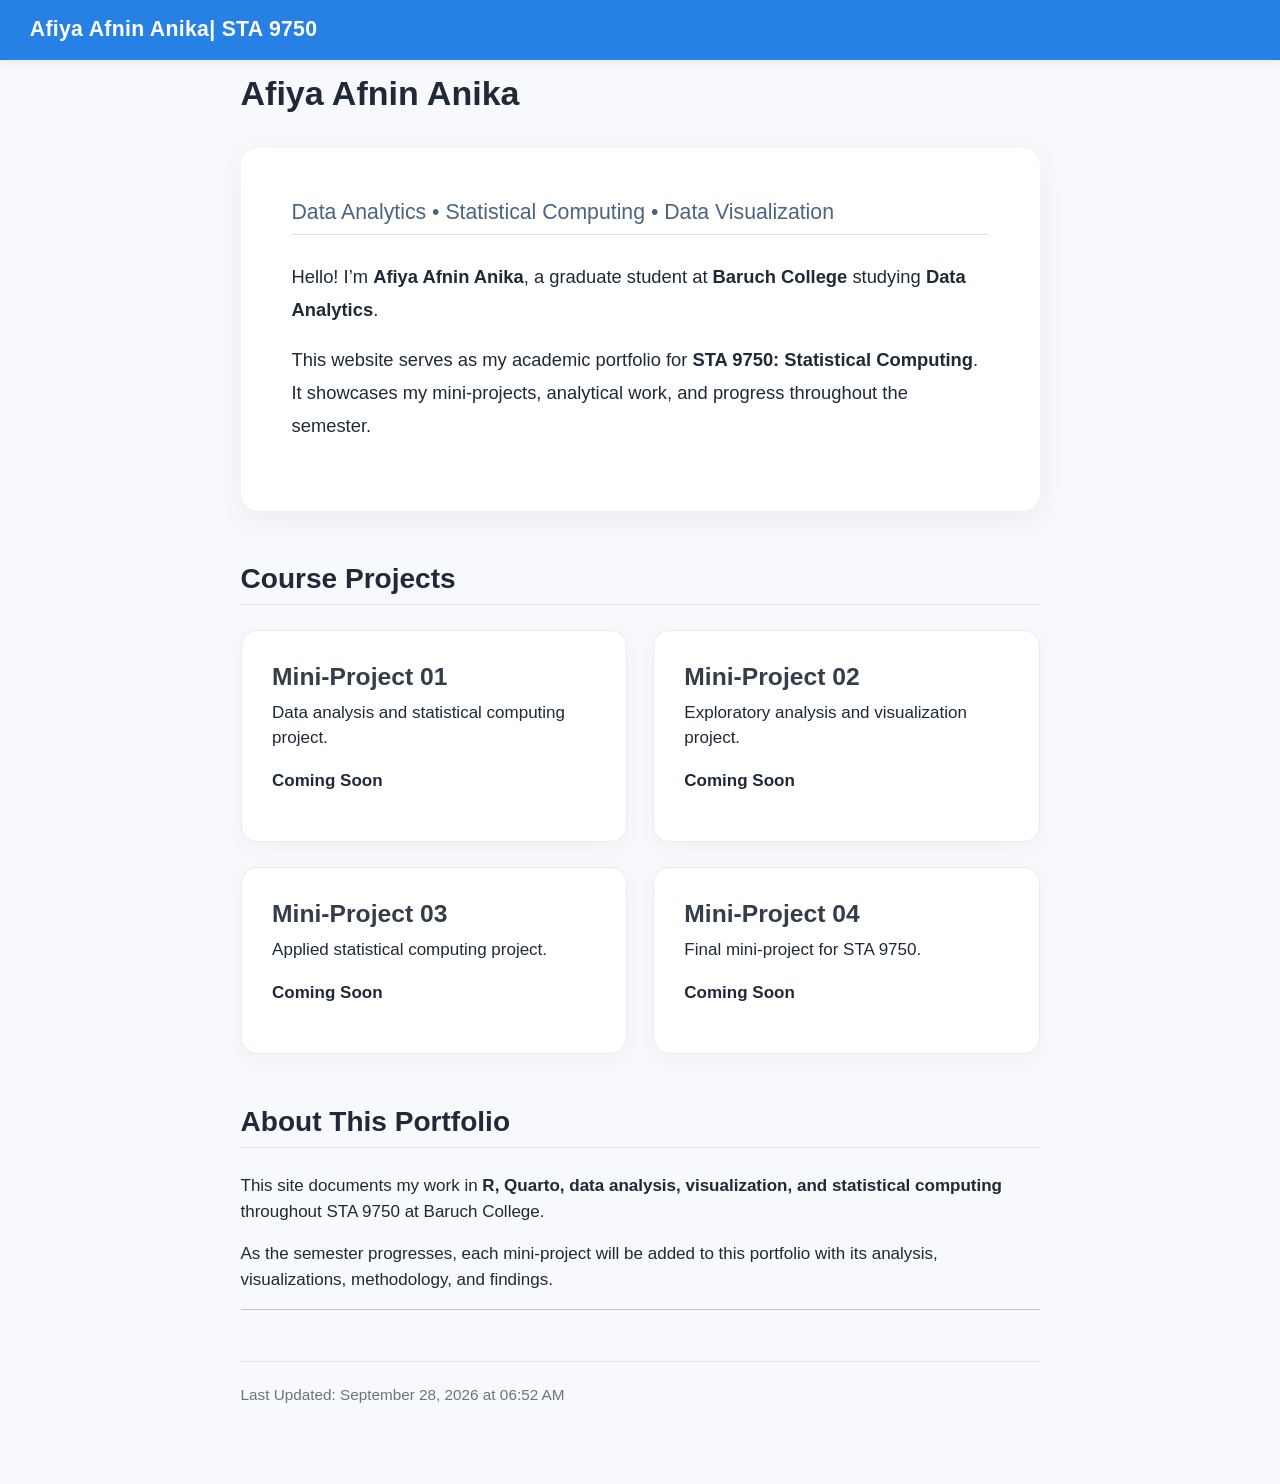
<file: docs/index.html>
<!DOCTYPE html>
<html xmlns="http://www.w3.org/1999/xhtml" lang="en" xml:lang="en"><head>

<meta charset="utf-8">
<meta name="generator" content="quarto-1.10.18">

<meta name="viewport" content="width=device-width, initial-scale=1.0, user-scalable=yes">


<title>Afiya Afnin Anika – Afiya Afnin Anika| STA 9750</title>
<style>
/* Default styles provided by pandoc.
** See https://pandoc.org/MANUAL.html#variables-for-html for config info.
*/
span.smallcaps{font-variant: small-caps;}
div.columns{display: flex; gap: 1.5em;}
div.column{flex: auto;}
@media screen {
div.columns{gap: min(4vw, 1.5em);}
div.column{overflow-x: auto;}
}
div.hanging-indent{margin-left: 1.5em; text-indent: -1.5em;}
ul.task-list{list-style: none;}
ul.task-list li input[type="checkbox"] {
  width: 0.8em;
  margin: 0 0.8em 0.2em -1em; /* quarto-specific, see https://github.com/quarto-dev/quarto-cli/issues/4556 */ 
  vertical-align: middle;
}
</style>


<script src="site_libs/quarto-nav/quarto-nav.js"></script>
<script src="site_libs/quarto-nav/headroom.min.js"></script>
<script src="site_libs/clipboard/clipboard.min.js"></script>
<script src="site_libs/quarto-search/autocomplete.umd.js"></script>
<script src="site_libs/quarto-search/fuse.min.js"></script>
<script src="site_libs/quarto-search/quarto-search.js"></script>
<meta name="quarto:offset" content="./">
<script src="site_libs/quarto-html/quarto.js" type="module"></script>
<script src="site_libs/quarto-html/tabsets/tabsets.js" type="module"></script>
<script src="site_libs/quarto-html/popper.min.js"></script>
<script src="site_libs/quarto-html/tippy.umd.min.js"></script>
<script src="site_libs/quarto-html/anchor.min.js"></script>
<link href="site_libs/quarto-html/tippy.css" rel="stylesheet">
<link href="site_libs/quarto-html/quarto-syntax-highlighting-64a204ab8560d761af7679ceaba22944.css" rel="stylesheet" id="quarto-text-highlighting-styles">
<script src="site_libs/bootstrap/bootstrap.min.js"></script>
<link href="site_libs/bootstrap/bootstrap-icons.css" rel="stylesheet">
<link href="site_libs/bootstrap/bootstrap-6191c8c4c757b97205a8995aa6c30869.min.css" rel="stylesheet" append-hash="true" id="quarto-bootstrap" data-mode="light">
<script id="quarto-search-options" type="application/json">{
  "location": "navbar",
  "copy-button": false,
  "collapse-after": 3,
  "panel-placement": "end",
  "type": "overlay",
  "limit": 50,
  "keyboard-shortcut": [
    "f",
    "/",
    "s"
  ],
  "show-item-context": false,
  "language": {
    "search-no-results-text": "No results",
    "search-matching-documents-text": "matching documents",
    "search-copy-link-title": "Copy link to search",
    "search-hide-matches-text": "Hide additional matches",
    "search-more-match-text": "more match in this document",
    "search-more-matches-text": "more matches in this document",
    "search-clear-button-title": "Clear",
    "search-text-placeholder": "",
    "search-detached-cancel-button-title": "Cancel",
    "search-submit-button-title": "Submit",
    "search-label": "Search"
  }
}</script>


<link rel="stylesheet" href="styles.css">
</head>

<body class="nav-fixed fullcontent quarto-light">

<div id="quarto-search-results"></div>
  <header id="quarto-header" class="headroom fixed-top">
    <nav class="navbar navbar-expand-lg " data-bs-theme="dark">
      <div class="navbar-container container-fluid">
      <div class="navbar-brand-container mx-auto">
    <a class="navbar-brand" href="./index.html">
    <span class="navbar-title">Afiya Afnin Anika| STA 9750</span>
    </a>
  </div>
        <div class="quarto-navbar-tools tools-end">
</div>
      </div> <!-- /container-fluid -->
    </nav>
</header>
<!-- content -->
<div id="quarto-content" class="quarto-container page-columns page-rows-contents page-layout-article page-navbar">
<!-- sidebar -->
<!-- margin-sidebar -->
    
<!-- main -->
<main class="content" id="quarto-document-content">

<header id="title-block-header" class="quarto-title-block default">
<div class="quarto-title">
<h1 class="title">Afiya Afnin Anika</h1>
</div>



<div class="quarto-title-meta">

    
  
    
  </div>
  


</header>


<section id="data-analytics-statistical-computing-data-visualization" class="level2 hero">
<h2 class="anchored" data-anchor-id="data-analytics-statistical-computing-data-visualization">Data Analytics • Statistical Computing • Data Visualization</h2>
<p>Hello! I’m <strong>Afiya Afnin Anika</strong>, a graduate student at <strong>Baruch College</strong> studying <strong>Data Analytics</strong>.</p>
<p>This website serves as my academic portfolio for <strong>STA 9750: Statistical Computing</strong>. It showcases my mini-projects, analytical work, and progress throughout the semester.</p>
</section>
<section id="course-projects" class="level2">
<h2 class="anchored" data-anchor-id="course-projects">Course Projects</h2>
<div class="project-grid">
<section id="mini-project-01" class="level3 project-card">
<h3 class="anchored" data-anchor-id="mini-project-01">Mini-Project 01</h3>
<p>Data analysis and statistical computing project.</p>
<p><strong>Coming Soon</strong></p>
</section>
<section id="mini-project-02" class="level3 project-card">
<h3 class="anchored" data-anchor-id="mini-project-02">Mini-Project 02</h3>
<p>Exploratory analysis and visualization project.</p>
<p><strong>Coming Soon</strong></p>
</section>
<section id="mini-project-03" class="level3 project-card">
<h3 class="anchored" data-anchor-id="mini-project-03">Mini-Project 03</h3>
<p>Applied statistical computing project.</p>
<p><strong>Coming Soon</strong></p>
</section>
<section id="mini-project-04" class="level3 project-card">
<h3 class="anchored" data-anchor-id="mini-project-04">Mini-Project 04</h3>
<p>Final mini-project for STA 9750.</p>
<p><strong>Coming Soon</strong></p>
</section>
</div>
</section>
<section id="about-this-portfolio" class="level2">
<h2 class="anchored" data-anchor-id="about-this-portfolio">About This Portfolio</h2>
<p>This site documents my work in <strong>R, Quarto, data analysis, visualization, and statistical computing</strong> throughout STA 9750 at Baruch College.</p>
<p>As the semester progresses, each mini-project will be added to this portfolio with its analysis, visualizations, methodology, and findings.</p>
<hr>
<div class="last-updated">
<p>Last Updated: September 28, 2026 at 06:52 AM</p>
</div>


</section>

</main> <!-- /main -->
<script id="quarto-html-after-body" type="application/javascript">
  window.document.addEventListener("DOMContentLoaded", function (event) {
    const icon = "";
    const anchorJS = new window.AnchorJS();
    anchorJS.options = {
      placement: 'right',
      icon: icon
    };
    anchorJS.add('.anchored');
    const isCodeAnnotation = (el) => {
      for (const clz of el.classList) {
        if (clz.startsWith('code-annotation-')) {                     
          return true;
        }
      }
      return false;
    }
    const onCopySuccess = function(e) {
      // button target
      const button = e.trigger;
      // don't keep focus
      button.blur();
      // flash "checked"
      button.classList.add('code-copy-button-checked');
      var currentTitle = button.getAttribute("title");
      button.setAttribute("title", "Copied!");
      let tooltip;
      if (window.bootstrap) {
        button.setAttribute("data-bs-toggle", "tooltip");
        button.setAttribute("data-bs-placement", "left");
        button.setAttribute("data-bs-title", "Copied!");
        tooltip = new bootstrap.Tooltip(button, 
          { trigger: "manual", 
            customClass: "code-copy-button-tooltip",
            offset: [0, -8]});
        tooltip.show();    
      }
      setTimeout(function() {
        if (tooltip) {
          tooltip.hide();
          button.removeAttribute("data-bs-title");
          button.removeAttribute("data-bs-toggle");
          button.removeAttribute("data-bs-placement");
        }
        button.setAttribute("title", currentTitle);
        button.classList.remove('code-copy-button-checked');
      }, 1000);
      // clear code selection
      e.clearSelection();
    }
    const getTextToCopy = function(trigger) {
      const outerScaffold = trigger.parentElement.cloneNode(true);
      const codeEl = outerScaffold.querySelector('code');
      for (const childEl of codeEl.children) {
        if (isCodeAnnotation(childEl)) {
          childEl.remove();
        }
      }
      return codeEl.innerText;
    }
    const clipboard = new window.ClipboardJS('.code-copy-button:not([data-in-quarto-modal])', {
      text: getTextToCopy
    });
    clipboard.on('success', onCopySuccess);
    if (window.document.getElementById('quarto-embedded-source-code-modal')) {
      const clipboardModal = new window.ClipboardJS('.code-copy-button[data-in-quarto-modal]', {
        text: getTextToCopy,
        container: window.document.getElementById('quarto-embedded-source-code-modal')
      });
      clipboardModal.on('success', onCopySuccess);
    }
      var localhostRegex = new RegExp(/^(?:http|https):\/\/localhost\:?[0-9]*\//);
      var mailtoRegex = new RegExp(/^mailto:/);
        var filterRegex = new RegExp("https:\/\/afiyanika\.github\.io\/STA9750-2026-FALL\/");
      var isInternal = (href) => {
          return filterRegex.test(href) || localhostRegex.test(href) || mailtoRegex.test(href);
      }
      // Inspect non-navigation links and adorn them if external
     var links = window.document.querySelectorAll('a[href]:not(.nav-link):not(.navbar-brand):not(.toc-action):not(.sidebar-link):not(.sidebar-item-toggle):not(.pagination-link):not(.no-external):not([aria-hidden]):not(.dropdown-item):not(.quarto-navigation-tool):not(.about-link)');
      for (var i=0; i<links.length; i++) {
        const link = links[i];
        if (!isInternal(link.href)) {
          // undo the damage that might have been done by quarto-nav.js in the case of
          // links that we want to consider external
          if (link.dataset.originalHref !== undefined) {
            link.href = link.dataset.originalHref;
          }
        }
      }
    function tippyHover(el, contentFn, onTriggerFn, onUntriggerFn) {
      const config = {
        allowHTML: true,
        maxWidth: 500,
        delay: 100,
        arrow: false,
        appendTo: function(el) {
            return el.parentElement;
        },
        interactive: true,
        interactiveBorder: 10,
        theme: 'quarto',
        placement: 'bottom-start',
      };
      if (contentFn) {
        config.content = contentFn;
      }
      if (onTriggerFn) {
        config.onTrigger = onTriggerFn;
      }
      if (onUntriggerFn) {
        config.onUntrigger = onUntriggerFn;
      }
      window.tippy(el, config); 
    }
    const noterefs = window.document.querySelectorAll('a[role="doc-noteref"]');
    for (var i=0; i<noterefs.length; i++) {
      const ref = noterefs[i];
      tippyHover(ref, function() {
        // use id or data attribute instead here
        let href = ref.getAttribute('data-footnote-href') || ref.getAttribute('href');
        try { href = new URL(href).hash; } catch {}
        const id = href.replace(/^#\/?/, "");
        const note = window.document.getElementById(id);
        if (note) {
          return note.innerHTML;
        } else {
          return "";
        }
      });
    }
    const xrefs = window.document.querySelectorAll('a.quarto-xref');
    const processXRef = (id, note) => {
      // Strip column container classes
      const stripColumnClz = (el) => {
        el.classList.remove("page-full", "page-columns");
        if (el.children) {
          for (const child of el.children) {
            stripColumnClz(child);
          }
        }
      }
      stripColumnClz(note)
      if (id === null || id.startsWith('sec-')) {
        // Special case sections, only their first couple elements
        const container = document.createElement("div");
        if (note.children && note.children.length > 2) {
          container.appendChild(note.children[0].cloneNode(true));
          for (let i = 1; i < note.children.length; i++) {
            const child = note.children[i];
            if (child.tagName === "P" && child.innerText === "") {
              continue;
            } else {
              container.appendChild(child.cloneNode(true));
              break;
            }
          }
          if (window.Quarto?.typesetMath) {
            window.Quarto.typesetMath(container);
          }
          return container.innerHTML
        } else {
          if (window.Quarto?.typesetMath) {
            window.Quarto.typesetMath(note);
          }
          return note.innerHTML;
        }
      } else {
        // Remove any anchor links if they are present
        const anchorLink = note.querySelector('a.anchorjs-link');
        if (anchorLink) {
          anchorLink.remove();
        }
        if (window.Quarto?.typesetMath) {
          window.Quarto.typesetMath(note);
        }
        if (note.classList.contains("callout")) {
          return note.outerHTML;
        } else {
          return note.innerHTML;
        }
      }
    }
    for (var i=0; i<xrefs.length; i++) {
      const xref = xrefs[i];
      tippyHover(xref, undefined, function(instance) {
        instance.disable();
        let url = xref.getAttribute('href');
        let hash = undefined; 
        if (url.startsWith('#')) {
          hash = url;
        } else {
          try { hash = new URL(url).hash; } catch {}
        }
        if (hash) {
          const id = hash.replace(/^#\/?/, "");
          const note = window.document.getElementById(id);
          if (note !== null) {
            try {
              const html = processXRef(id, note.cloneNode(true));
              instance.setContent(html);
            } finally {
              instance.enable();
              instance.show();
            }
          } else {
            // See if we can fetch this
            fetch(url.split('#')[0])
            .then(res => res.text())
            .then(html => {
              const parser = new DOMParser();
              const htmlDoc = parser.parseFromString(html, "text/html");
              const note = htmlDoc.getElementById(id);
              if (note !== null) {
                const html = processXRef(id, note);
                instance.setContent(html);
              } 
            }).finally(() => {
              instance.enable();
              instance.show();
            });
          }
        } else {
          // See if we can fetch a full url (with no hash to target)
          // This is a special case and we should probably do some content thinning / targeting
          fetch(url)
          .then(res => res.text())
          .then(html => {
            const parser = new DOMParser();
            const htmlDoc = parser.parseFromString(html, "text/html");
            const note = htmlDoc.querySelector('main.content');
            if (note !== null) {
              // This should only happen for chapter cross references
              // (since there is no id in the URL)
              // remove the first header
              if (note.children.length > 0 && note.children[0].tagName === "HEADER") {
                note.children[0].remove();
              }
              const html = processXRef(null, note);
              instance.setContent(html);
            } 
          }).finally(() => {
            instance.enable();
            instance.show();
          });
        }
      }, function(instance) {
      });
    }
        let selectedAnnoteEl;
        const selectorForAnnotation = ( cell, annotation) => {
          let cellAttr = 'data-code-cell="' + cell + '"';
          let lineAttr = 'data-code-annotation="' +  annotation + '"';
          const selector = 'span[' + cellAttr + '][' + lineAttr + ']';
          return selector;
        }
        const selectCodeLines = (annoteEl) => {
          const doc = window.document;
          const targetCell = annoteEl.getAttribute("data-target-cell");
          const targetAnnotation = annoteEl.getAttribute("data-target-annotation");
          const annoteSpan = window.document.querySelector(selectorForAnnotation(targetCell, targetAnnotation));
          const lines = annoteSpan.getAttribute("data-code-lines").split(",");
          const lineIds = lines.map((line) => {
            return targetCell + "-" + line;
          })
          let top = null;
          let height = null;
          let parent = null;
          if (lineIds.length > 0) {
              //compute the position of the single el (top and bottom and make a div)
              const el = window.document.getElementById(lineIds[0]);
              top = el.offsetTop;
              height = el.offsetHeight;
              parent = el.parentElement.parentElement;
            if (lineIds.length > 1) {
              const lastEl = window.document.getElementById(lineIds[lineIds.length - 1]);
              const bottom = lastEl.offsetTop + lastEl.offsetHeight;
              height = bottom - top;
            }
            if (top !== null && height !== null && parent !== null) {
              // cook up a div (if necessary) and position it 
              let div = window.document.getElementById("code-annotation-line-highlight");
              if (div === null) {
                div = window.document.createElement("div");
                div.setAttribute("id", "code-annotation-line-highlight");
                div.style.position = 'absolute';
                parent.appendChild(div);
              }
              div.style.top = top - 2 + "px";
              div.style.height = height + 4 + "px";
              div.style.left = 0;
              let gutterDiv = window.document.getElementById("code-annotation-line-highlight-gutter");
              if (gutterDiv === null) {
                gutterDiv = window.document.createElement("div");
                gutterDiv.setAttribute("id", "code-annotation-line-highlight-gutter");
                gutterDiv.style.position = 'absolute';
                const codeCell = window.document.getElementById(targetCell);
                const gutter = codeCell.querySelector('.code-annotation-gutter');
                gutter.appendChild(gutterDiv);
              }
              gutterDiv.style.top = top - 2 + "px";
              gutterDiv.style.height = height + 4 + "px";
            }
            selectedAnnoteEl = annoteEl;
          }
        };
        const unselectCodeLines = () => {
          const elementsIds = ["code-annotation-line-highlight", "code-annotation-line-highlight-gutter"];
          elementsIds.forEach((elId) => {
            const div = window.document.getElementById(elId);
            if (div) {
              div.remove();
            }
          });
          selectedAnnoteEl = undefined;
        };
          // Handle positioning of the toggle
      window.addEventListener(
        "resize",
        throttle(() => {
          elRect = undefined;
          if (selectedAnnoteEl) {
            selectCodeLines(selectedAnnoteEl);
          }
        }, 10)
      );
      function throttle(fn, ms) {
      let throttle = false;
      let timer;
        return (...args) => {
          if(!throttle) { // first call gets through
              fn.apply(this, args);
              throttle = true;
          } else { // all the others get throttled
              if(timer) clearTimeout(timer); // cancel #2
              timer = setTimeout(() => {
                fn.apply(this, args);
                timer = throttle = false;
              }, ms);
          }
        };
      }
        // Attach click handler to the DT
        const annoteDls = window.document.querySelectorAll('dt[data-target-cell]');
        for (const annoteDlNode of annoteDls) {
          annoteDlNode.addEventListener('click', (event) => {
            const clickedEl = event.target;
            if (clickedEl !== selectedAnnoteEl) {
              unselectCodeLines();
              const activeEl = window.document.querySelector('dt[data-target-cell].code-annotation-active');
              if (activeEl) {
                activeEl.classList.remove('code-annotation-active');
              }
              selectCodeLines(clickedEl);
              clickedEl.classList.add('code-annotation-active');
            } else {
              // Unselect the line
              unselectCodeLines();
              clickedEl.classList.remove('code-annotation-active');
            }
          });
        }
    const findCites = (el) => {
      const parentEl = el.parentElement;
      if (parentEl) {
        const cites = parentEl.dataset.cites;
        if (cites) {
          return {
            el,
            cites: cites.split(' ')
          };
        } else {
          return findCites(el.parentElement)
        }
      } else {
        return undefined;
      }
    };
    var bibliorefs = window.document.querySelectorAll('a[role="doc-biblioref"]');
    for (var i=0; i<bibliorefs.length; i++) {
      const ref = bibliorefs[i];
      const citeInfo = findCites(ref);
      if (citeInfo) {
        tippyHover(citeInfo.el, function() {
          var popup = window.document.createElement('div');
          citeInfo.cites.forEach(function(cite) {
            var citeDiv = window.document.createElement('div');
            citeDiv.classList.add('hanging-indent');
            citeDiv.classList.add('csl-entry');
            var biblioDiv = window.document.getElementById('ref-' + cite);
            if (biblioDiv) {
              citeDiv.innerHTML = biblioDiv.innerHTML;
            }
            popup.appendChild(citeDiv);
          });
          return popup.innerHTML;
        });
      }
    }
  });
  </script>
</div> <!-- /content -->




</body></html>
</file>
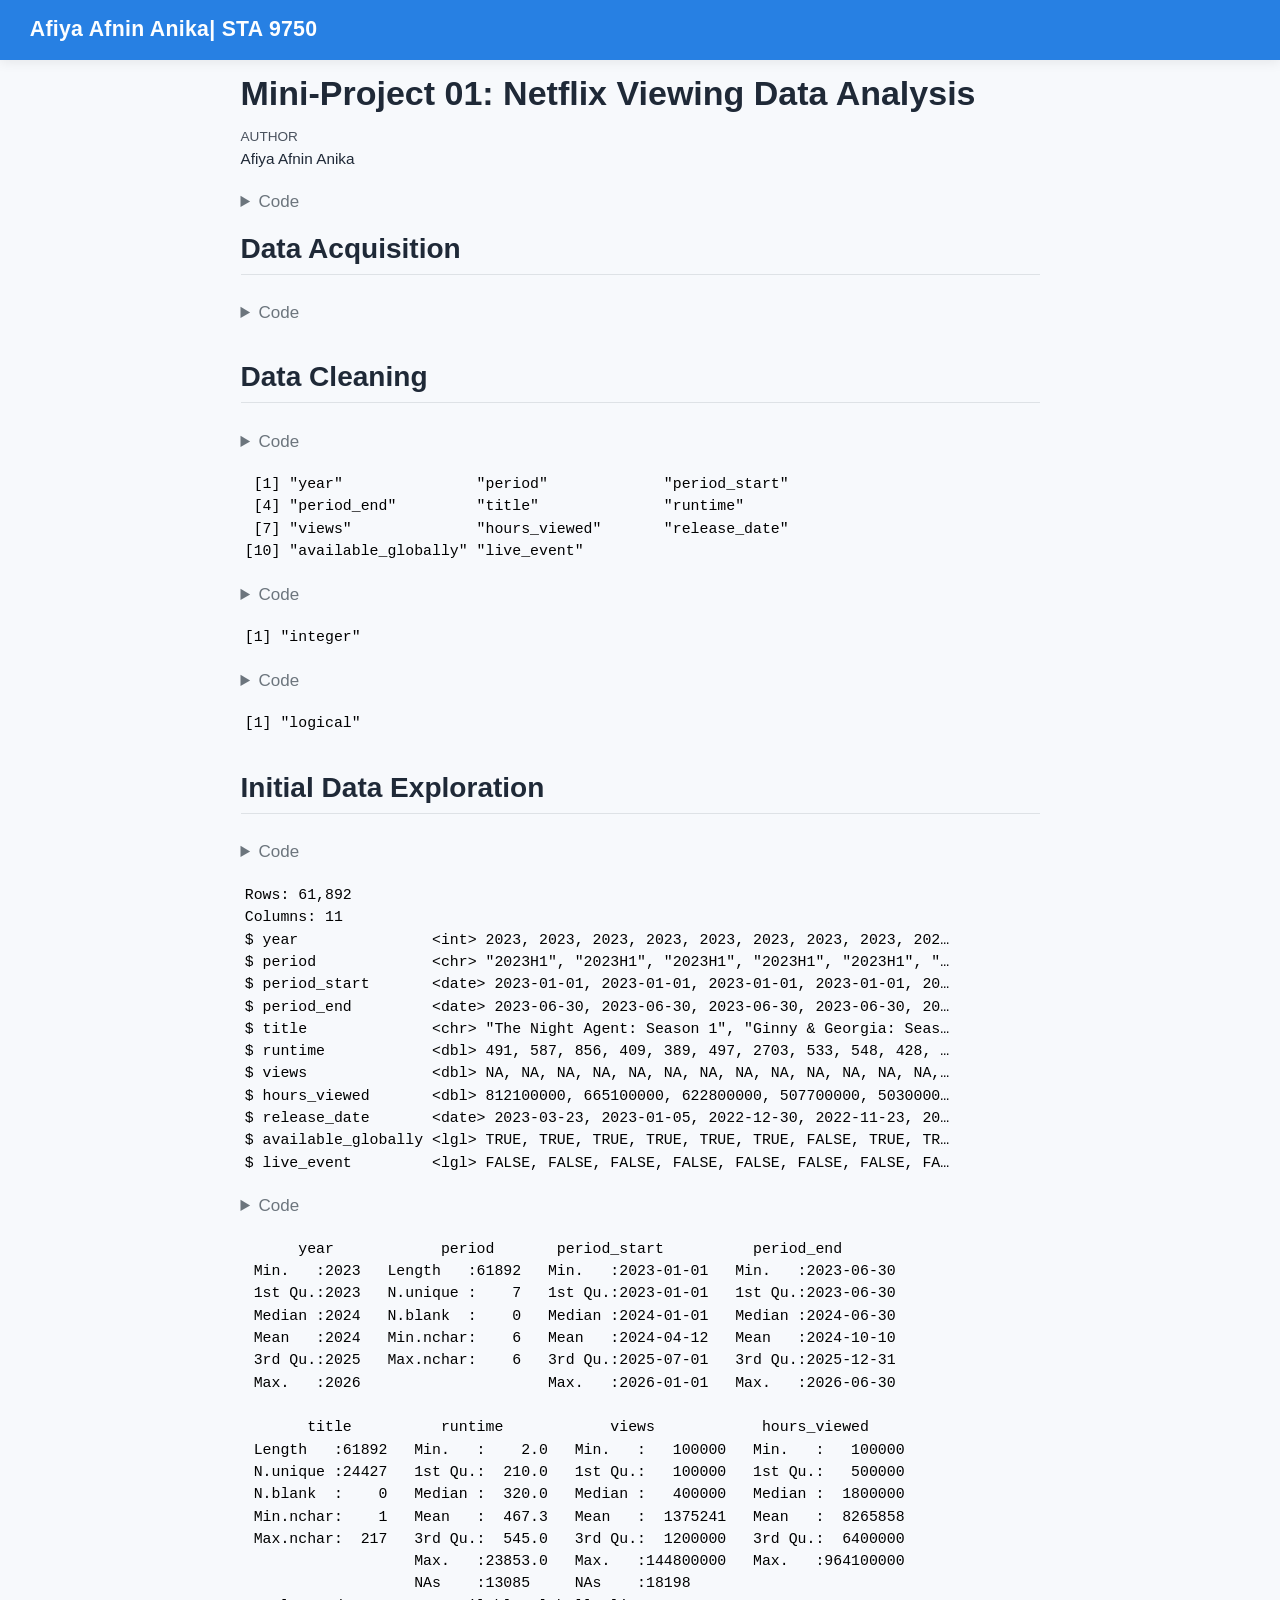
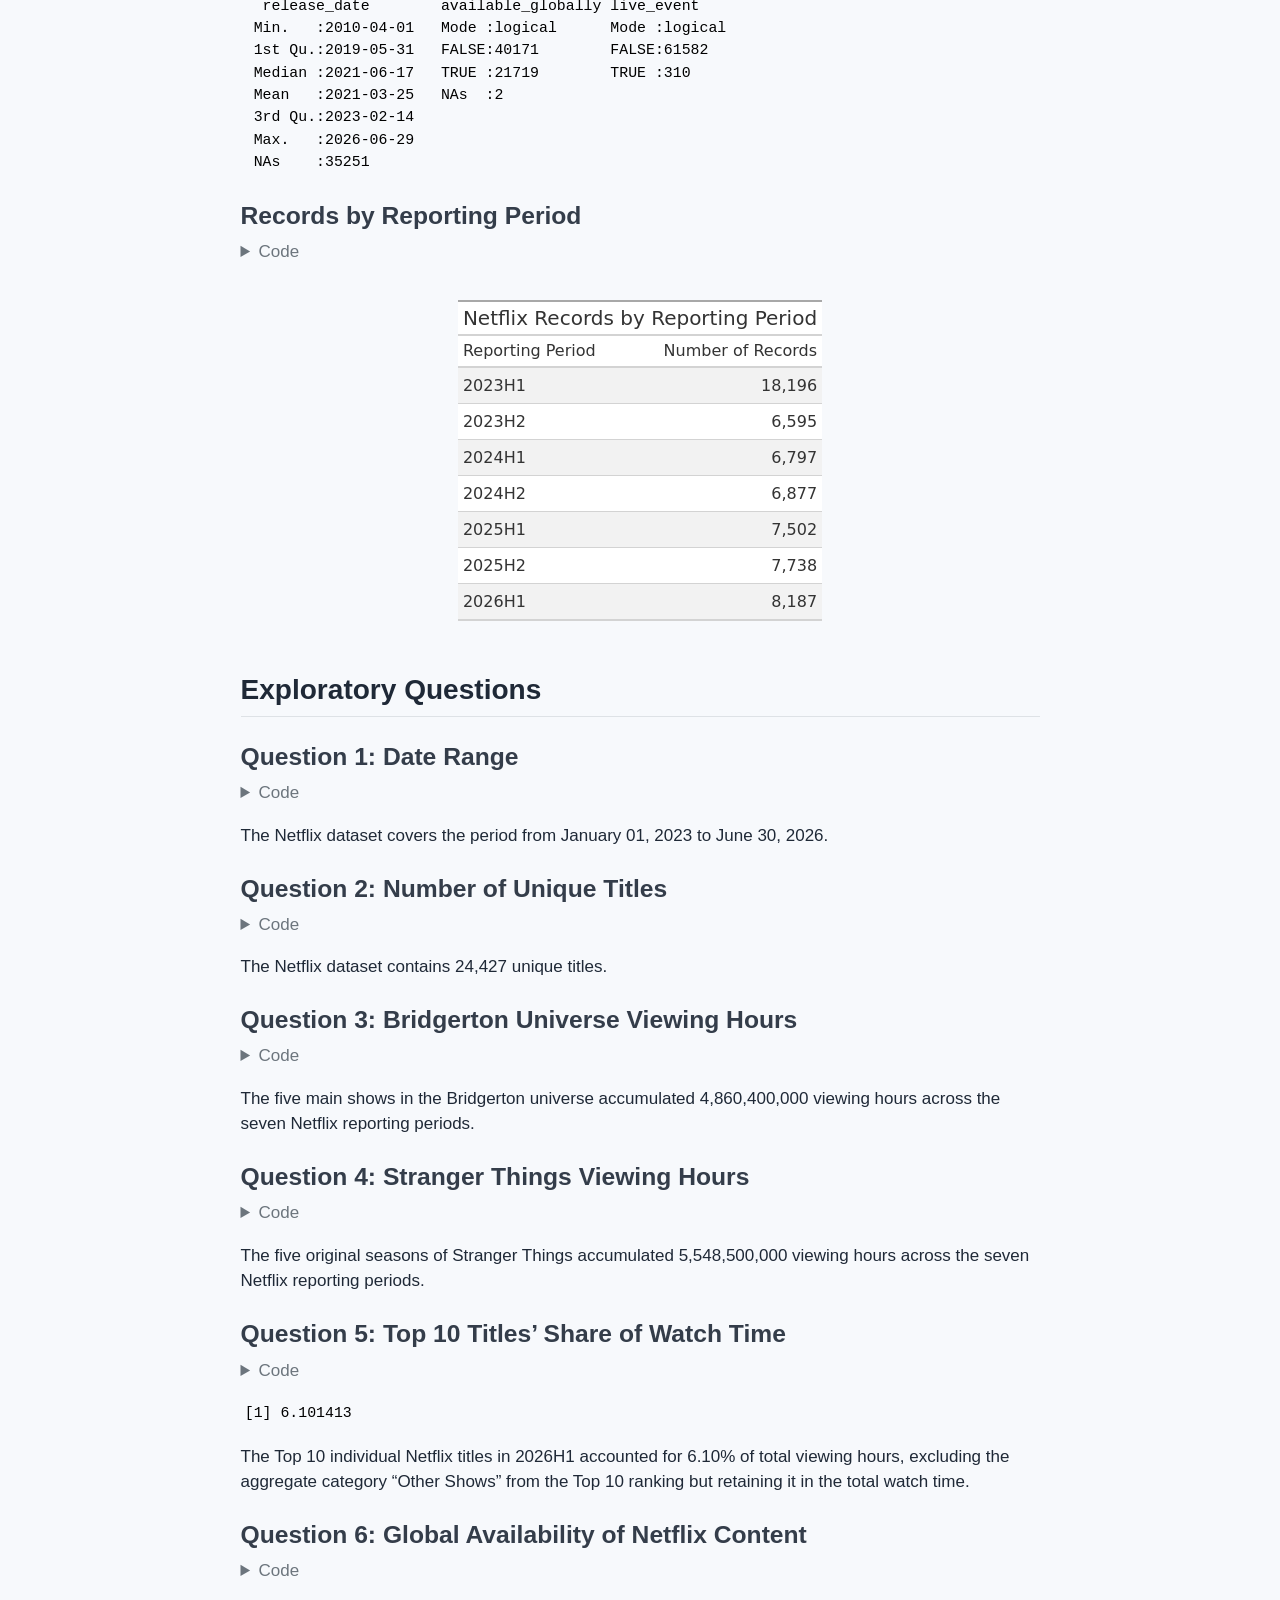
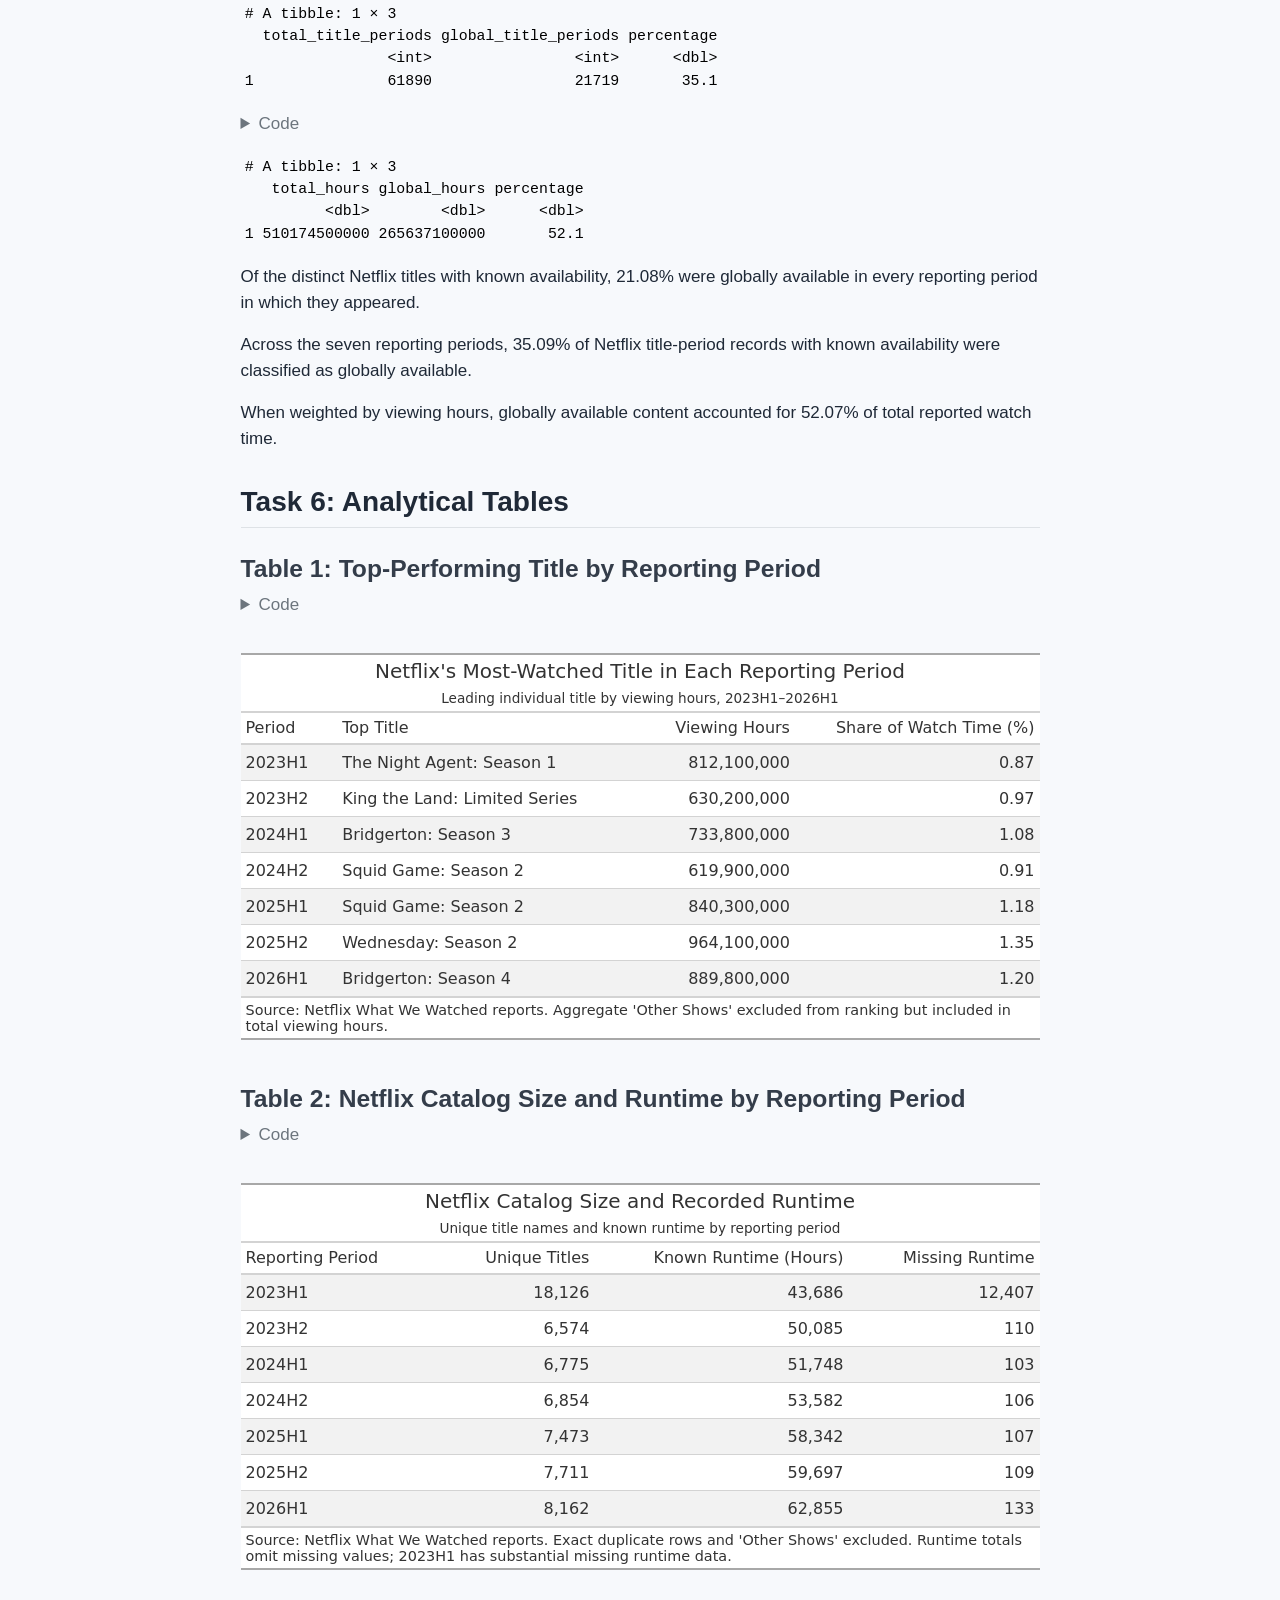
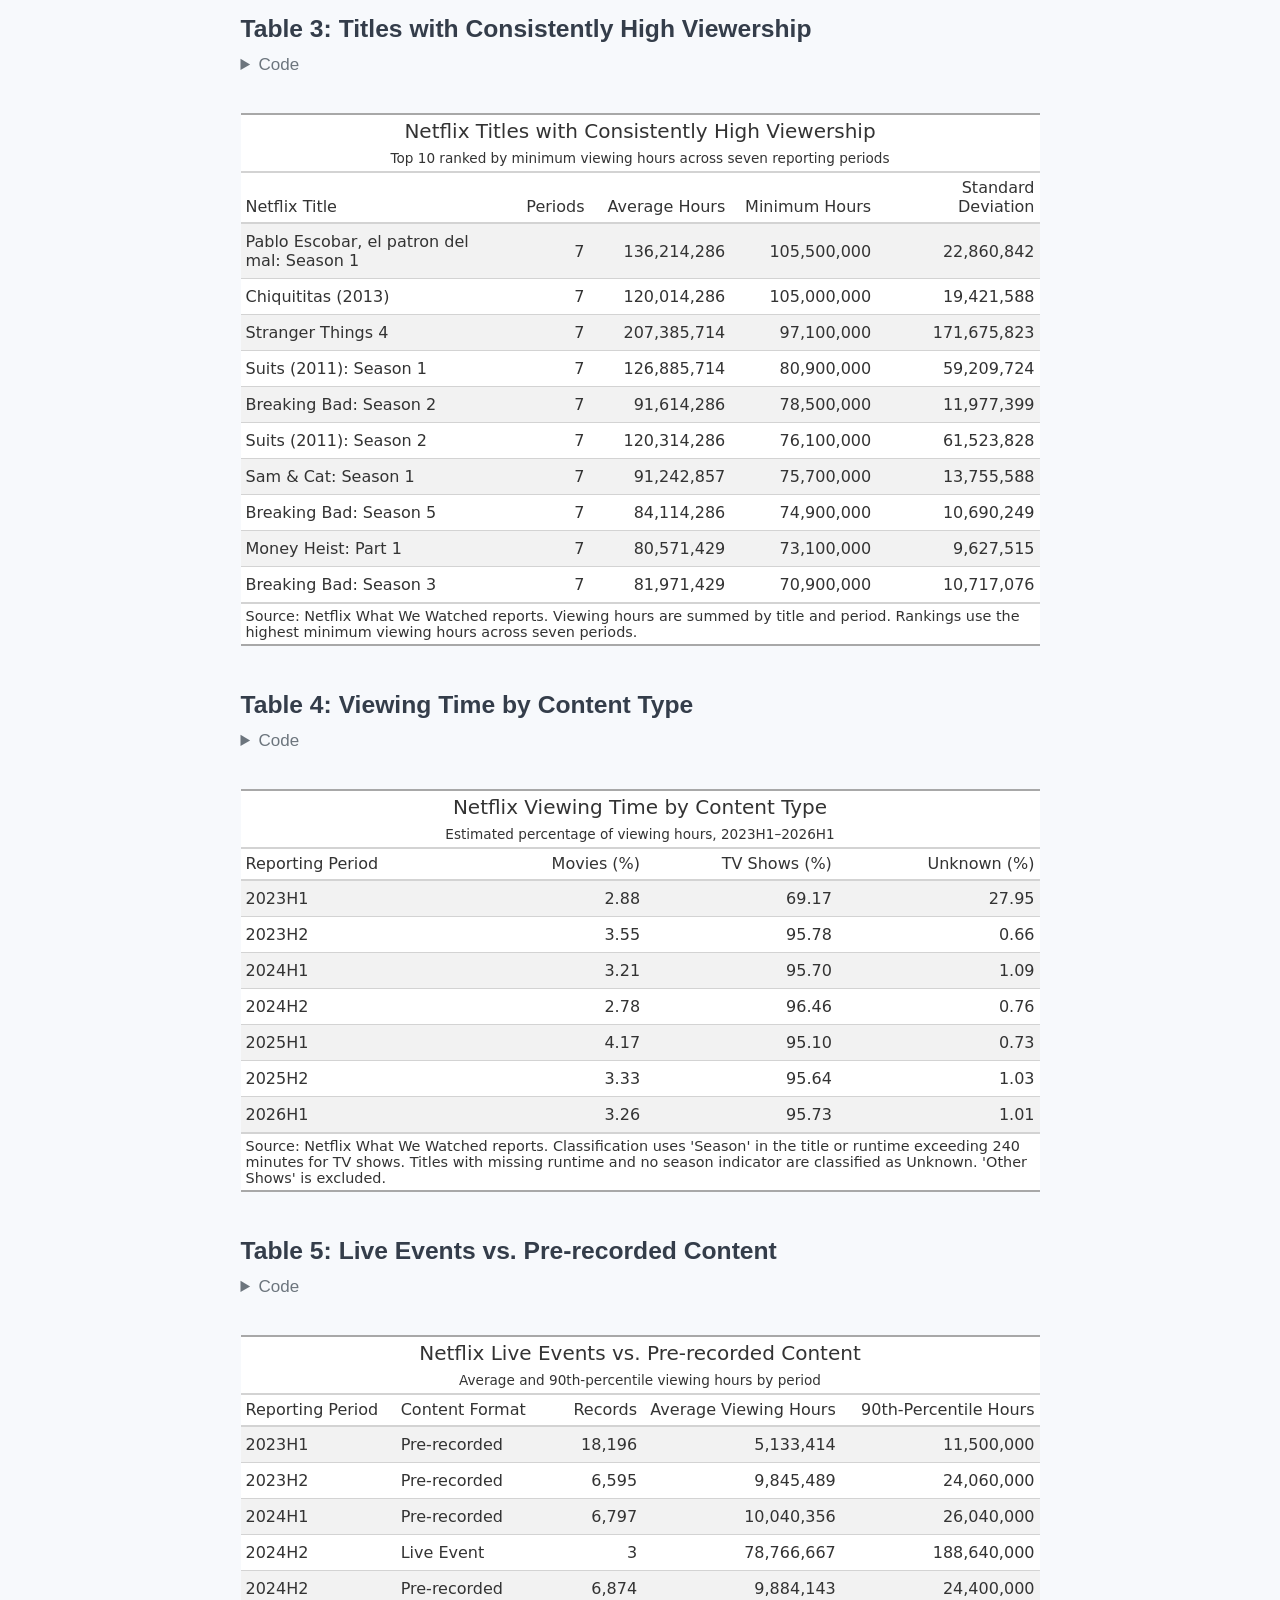
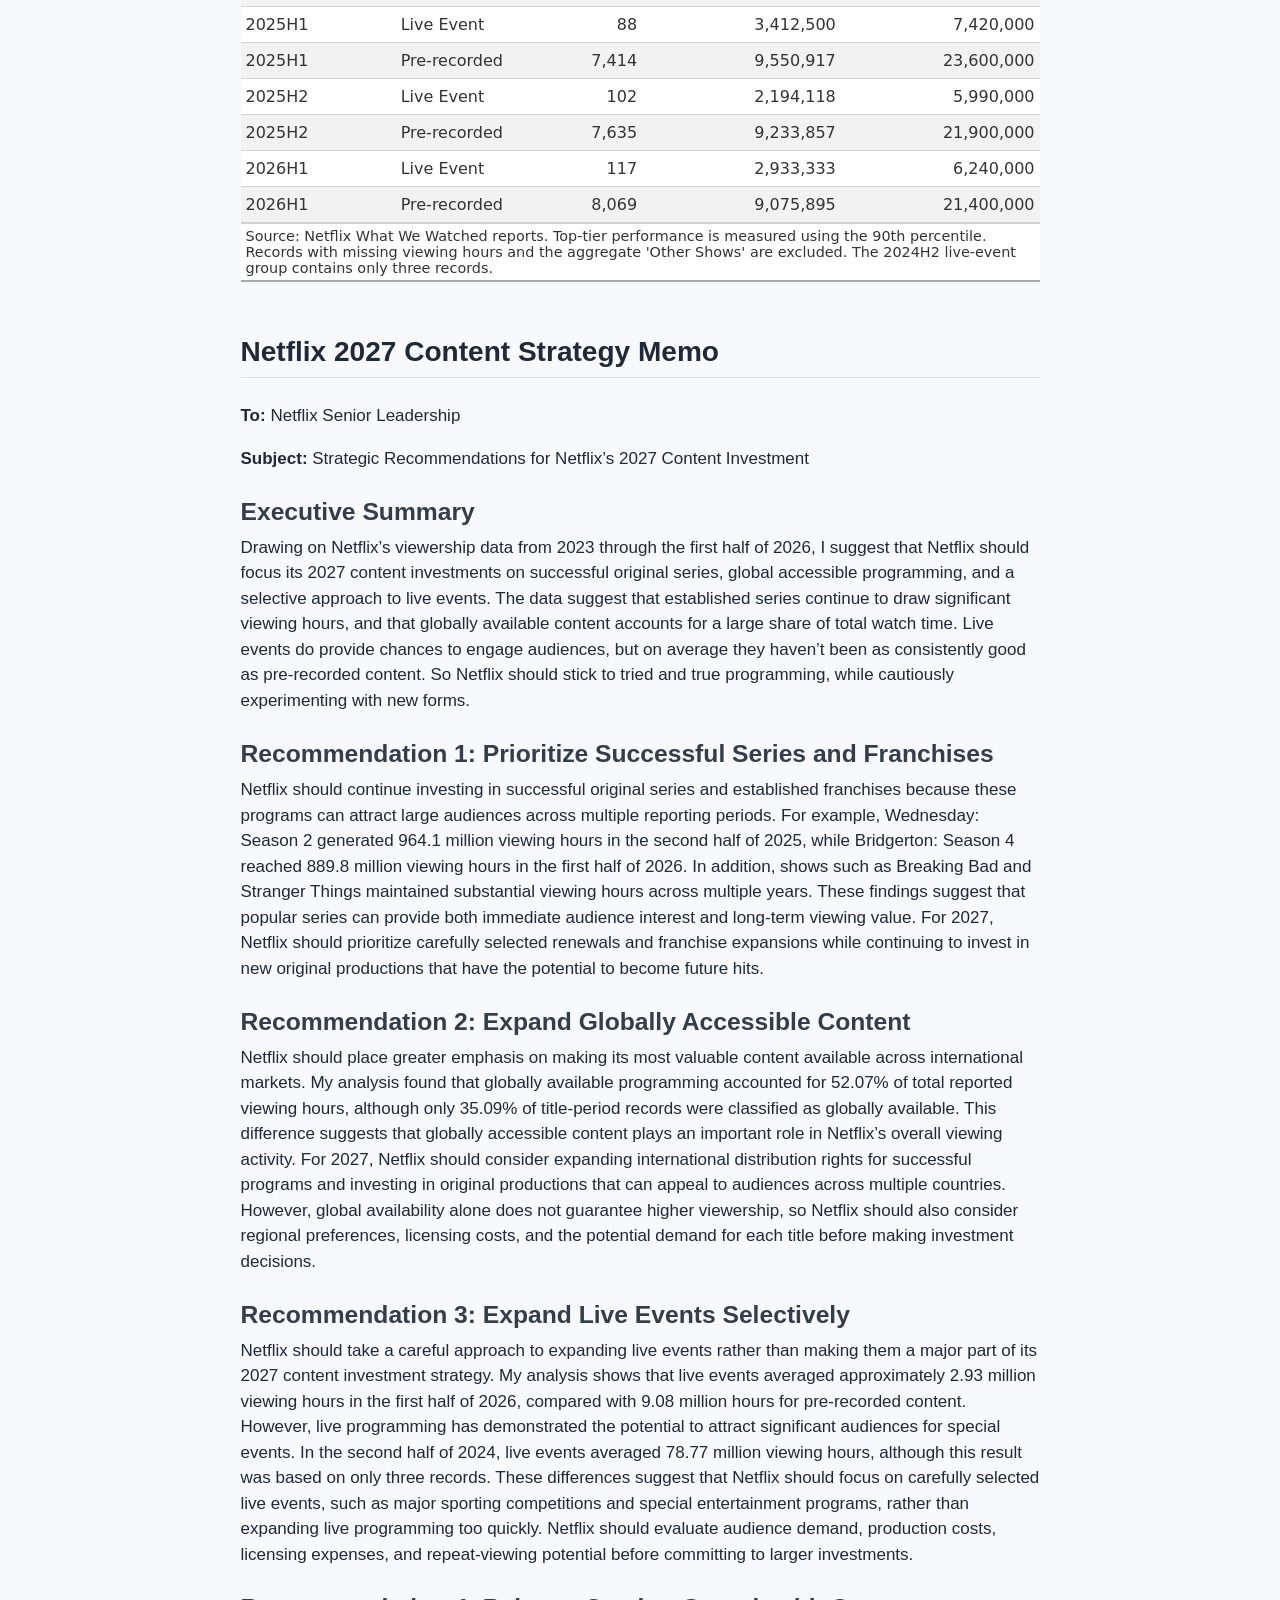
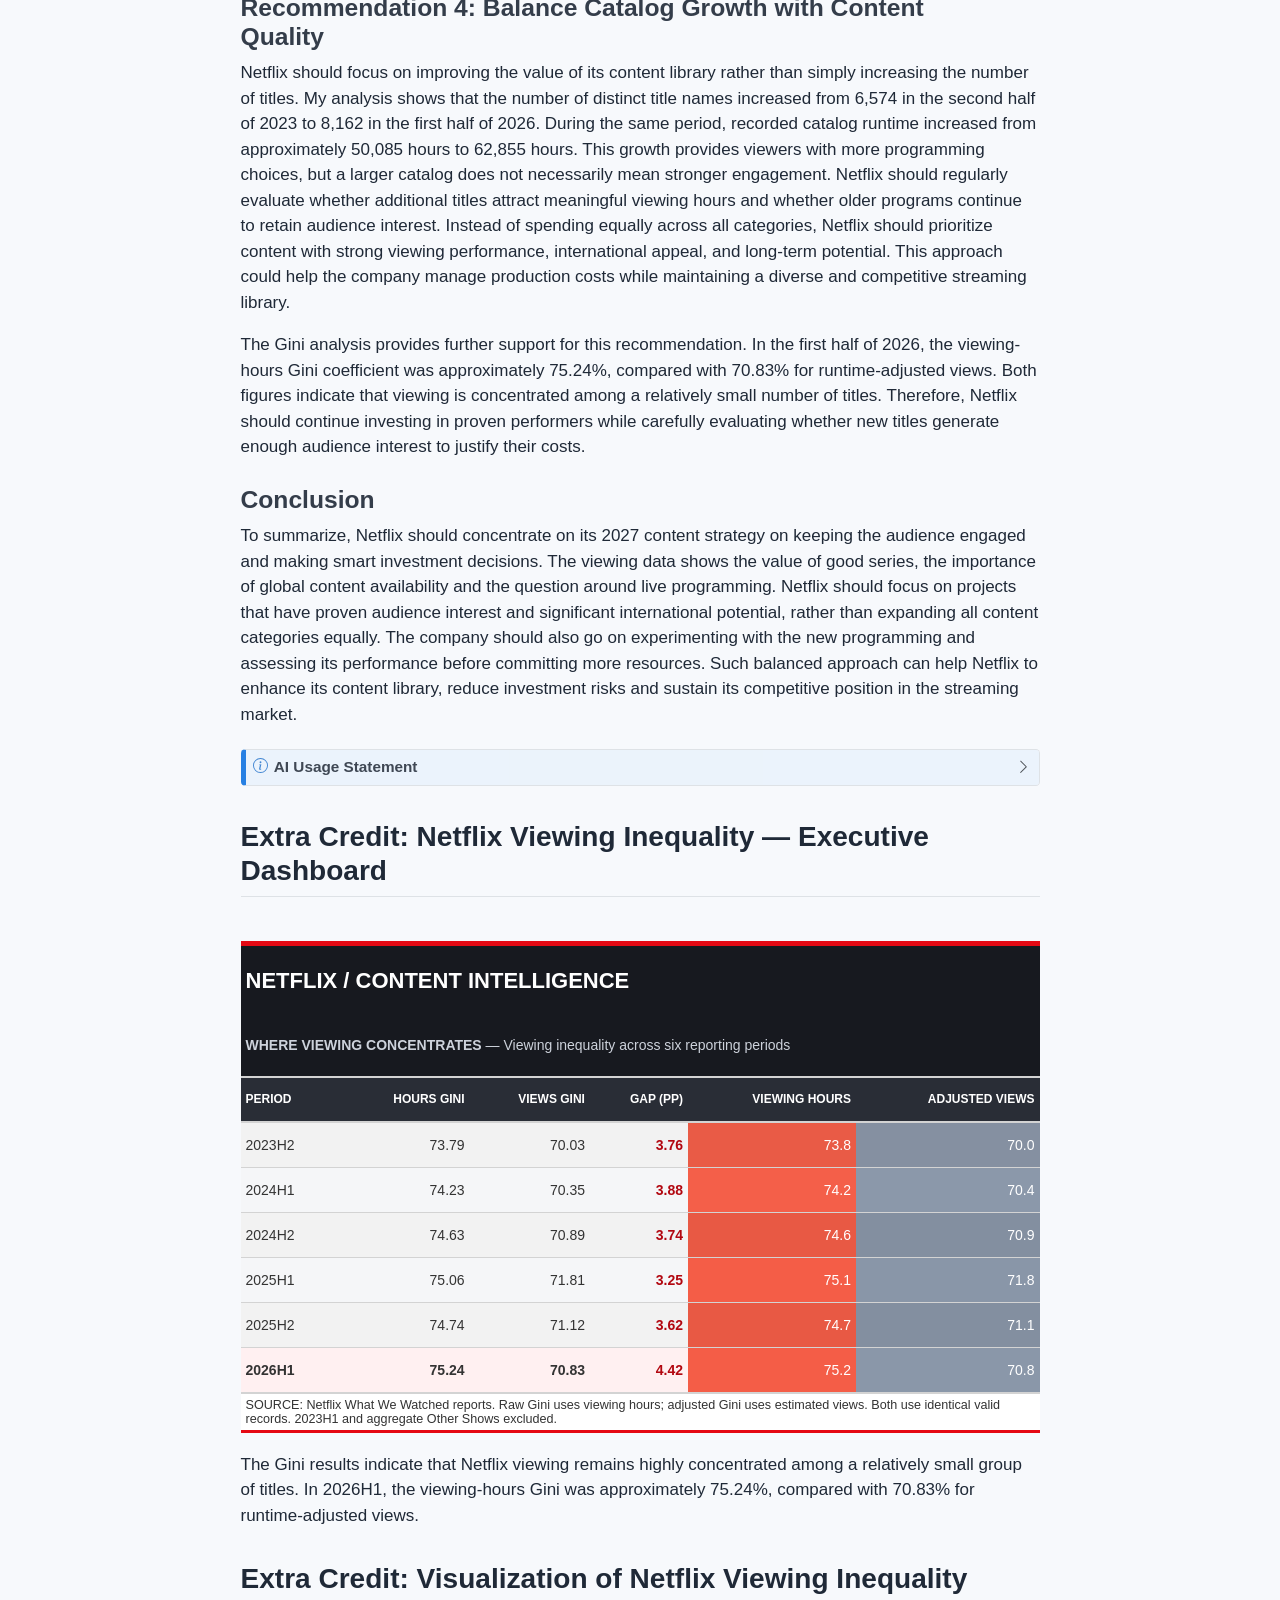
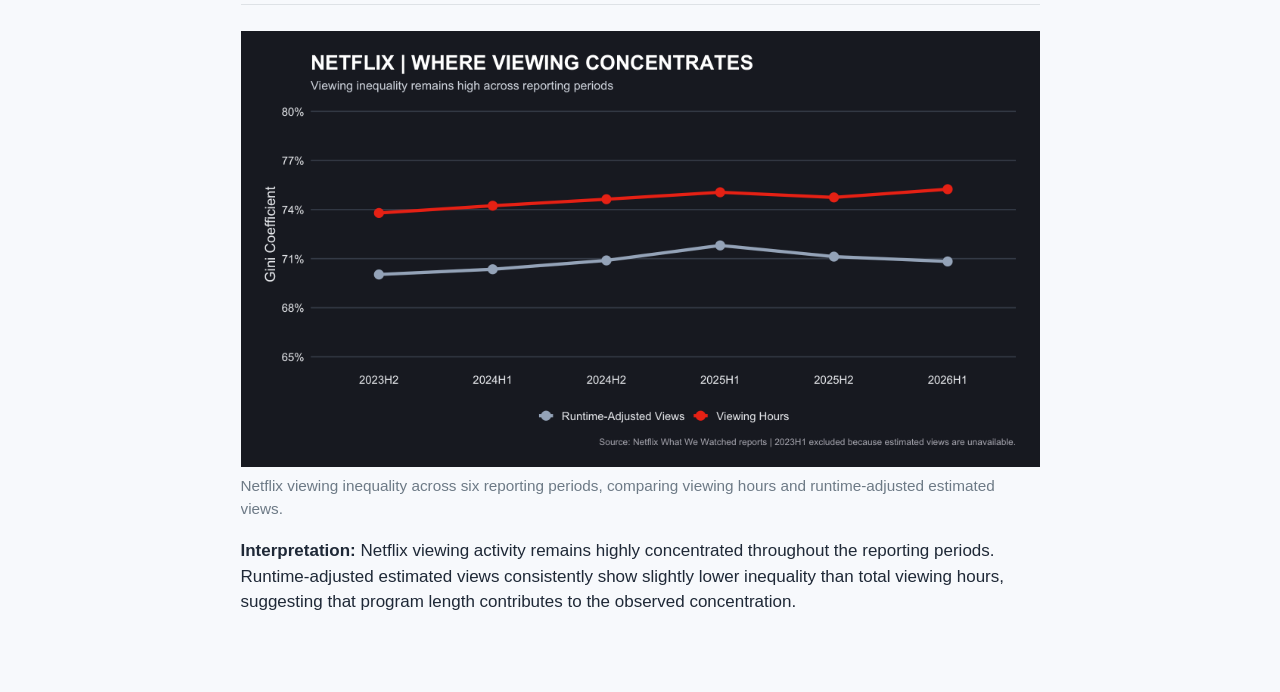
<file: docs/mp01.html>
<!DOCTYPE html>
<html xmlns="http://www.w3.org/1999/xhtml" lang="en" xml:lang="en"><head>

<meta charset="utf-8">
<meta name="generator" content="quarto-1.10.18">

<meta name="viewport" content="width=device-width, initial-scale=1.0, user-scalable=yes">

<meta name="author" content="Afiya Afnin Anika">

<title>Mini-Project 01: Netflix Viewing Data Analysis – Afiya Afnin Anika| STA 9750</title>
<style>
/* Default styles provided by pandoc.
** See https://pandoc.org/MANUAL.html#variables-for-html for config info.
*/
span.smallcaps{font-variant: small-caps;}
div.columns{display: flex; gap: 1.5em;}
div.column{flex: auto;}
@media screen {
div.columns{gap: min(4vw, 1.5em);}
div.column{overflow-x: auto;}
}
div.hanging-indent{margin-left: 1.5em; text-indent: -1.5em;}
ul.task-list{list-style: none;}
ul.task-list li input[type="checkbox"] {
  width: 0.8em;
  margin: 0 0.8em 0.2em -1em; /* quarto-specific, see https://github.com/quarto-dev/quarto-cli/issues/4556 */ 
  vertical-align: middle;
}
/* CSS for syntax highlighting */
html { -webkit-text-size-adjust: 100%; }
pre > code.sourceCode { white-space: pre; position: relative; }
pre > code.sourceCode > span { display: inline-block; line-height: 1.25; }
pre > code.sourceCode > span:empty { height: 1.2em; }
.sourceCode { overflow: visible; }
code.sourceCode > span { color: inherit; text-decoration: inherit; }
div.sourceCode { margin: 1em 0; }
pre.sourceCode { margin: 0; }
@media screen {
div.sourceCode { overflow: auto; }
}
@media print {
pre > code.sourceCode { white-space: pre-wrap; }
pre > code.sourceCode > span { text-indent: -5em; padding-left: 5em; }
}
pre.numberSource code
  { counter-reset: source-line 0; }
pre.numberSource code > span
  { position: relative; left: -4em; counter-increment: source-line; }
pre.numberSource code > span > a:first-child::before
  { content: counter(source-line);
    position: relative; left: -1em; text-align: right; vertical-align: baseline;
    border: none; display: inline-block;
    -webkit-touch-callout: none; -webkit-user-select: none;
    -khtml-user-select: none; -moz-user-select: none;
    -ms-user-select: none; user-select: none;
    padding: 0 4px; width: 4em;
  }
pre.numberSource { margin-left: 3em;  padding-left: 4px; }
div.sourceCode
  {   }
@media screen {
pre > code.sourceCode > span > a:first-child::before { text-decoration: underline; }
}
</style>


<script src="site_libs/quarto-nav/quarto-nav.js"></script>
<script src="site_libs/quarto-nav/headroom.min.js"></script>
<script src="site_libs/clipboard/clipboard.min.js"></script>
<script src="site_libs/quarto-search/autocomplete.umd.js"></script>
<script src="site_libs/quarto-search/fuse.min.js"></script>
<script src="site_libs/quarto-search/quarto-search.js"></script>
<meta name="quarto:offset" content="./">
<script src="site_libs/quarto-html/quarto.js" type="module"></script>
<script src="site_libs/quarto-html/tabsets/tabsets.js" type="module"></script>
<script src="site_libs/quarto-html/popper.min.js"></script>
<script src="site_libs/quarto-html/tippy.umd.min.js"></script>
<script src="site_libs/quarto-html/anchor.min.js"></script>
<link href="site_libs/quarto-html/tippy.css" rel="stylesheet">
<link href="site_libs/quarto-html/quarto-syntax-highlighting-64a204ab8560d761af7679ceaba22944.css" rel="stylesheet" id="quarto-text-highlighting-styles">
<script src="site_libs/bootstrap/bootstrap.min.js"></script>
<link href="site_libs/bootstrap/bootstrap-icons.css" rel="stylesheet">
<link href="site_libs/bootstrap/bootstrap-6191c8c4c757b97205a8995aa6c30869.min.css" rel="stylesheet" append-hash="true" id="quarto-bootstrap" data-mode="light">
<script id="quarto-search-options" type="application/json">{
  "location": "navbar",
  "copy-button": false,
  "collapse-after": 3,
  "panel-placement": "end",
  "type": "overlay",
  "limit": 50,
  "keyboard-shortcut": [
    "f",
    "/",
    "s"
  ],
  "show-item-context": false,
  "language": {
    "search-no-results-text": "No results",
    "search-matching-documents-text": "matching documents",
    "search-copy-link-title": "Copy link to search",
    "search-hide-matches-text": "Hide additional matches",
    "search-more-match-text": "more match in this document",
    "search-more-matches-text": "more matches in this document",
    "search-clear-button-title": "Clear",
    "search-text-placeholder": "",
    "search-detached-cancel-button-title": "Cancel",
    "search-submit-button-title": "Submit",
    "search-label": "Search"
  }
}</script>


<link rel="stylesheet" href="styles.css">
</head>

<body class="nav-fixed fullcontent quarto-light">

<div id="quarto-search-results"></div>
  <header id="quarto-header" class="headroom fixed-top">
    <nav class="navbar navbar-expand-lg " data-bs-theme="dark">
      <div class="navbar-container container-fluid">
      <div class="navbar-brand-container mx-auto">
    <a class="navbar-brand" href="./index.html">
    <span class="navbar-title">Afiya Afnin Anika| STA 9750</span>
    </a>
  </div>
        <div class="quarto-navbar-tools tools-end">
</div>
      </div> <!-- /container-fluid -->
    </nav>
</header>
<!-- content -->
<div id="quarto-content" class="quarto-container page-columns page-rows-contents page-layout-article page-navbar">
<!-- sidebar -->
<!-- margin-sidebar -->
    
<!-- main -->
<main class="content" id="quarto-document-content">

<header id="title-block-header" class="quarto-title-block default">
<div class="quarto-title">
<h1 class="title">Mini-Project 01: Netflix Viewing Data Analysis</h1>
</div>



<div class="quarto-title-meta">

    <div>
    <div class="quarto-title-meta-heading">Author</div>
    <div class="quarto-title-meta-contents">
             <p>Afiya Afnin Anika </p>
          </div>
  </div>
    
  
    
  </div>
  


</header>


<div class="cell">
<details class="code-fold">
<summary>Code</summary>
<div class="code-copy-outer-scaffold"><div class="sourceCode cell-code" id="cb1"><pre class="sourceCode r code-with-copy"><code class="sourceCode r"><span id="cb1-1"><a href="#cb1-1" aria-hidden="true" tabindex="-1"></a><span class="fu">library</span>(tidyverse)</span>
<span id="cb1-2"><a href="#cb1-2" aria-hidden="true" tabindex="-1"></a><span class="fu">library</span>(rvest)</span>
<span id="cb1-3"><a href="#cb1-3" aria-hidden="true" tabindex="-1"></a><span class="fu">library</span>(readxl)</span>
<span id="cb1-4"><a href="#cb1-4" aria-hidden="true" tabindex="-1"></a><span class="fu">library</span>(fs)</span>
<span id="cb1-5"><a href="#cb1-5" aria-hidden="true" tabindex="-1"></a><span class="fu">library</span>(gt)</span></code></pre></div><button title="Copy to Clipboard" class="code-copy-button"><i class="bi"></i></button></div>
</details>
</div>
<section id="data-acquisition" class="level2">
<h2 class="anchored" data-anchor-id="data-acquisition">Data Acquisition</h2>
<div class="cell">
<details class="code-fold">
<summary>Code</summary>
<div class="code-copy-outer-scaffold"><div class="sourceCode cell-code" id="cb2"><pre class="sourceCode r code-with-copy"><code class="sourceCode r"><span id="cb2-1"><a href="#cb2-1" aria-hidden="true" tabindex="-1"></a><span class="co">#' Acquire Netflix What We Watched Reports</span></span>
<span id="cb2-2"><a href="#cb2-2" aria-hidden="true" tabindex="-1"></a><span class="co">#' </span></span>
<span id="cb2-3"><a href="#cb2-3" aria-hidden="true" tabindex="-1"></a><span class="co">#' This function will acquire and standardize all data for MP#01</span></span>
<span id="cb2-4"><a href="#cb2-4" aria-hidden="true" tabindex="-1"></a><span class="co">#' from Netflix. Because Netflix hosts the data files behind a CDN, we</span></span>
<span id="cb2-5"><a href="#cb2-5" aria-hidden="true" tabindex="-1"></a><span class="co">#' are accessing the release pages and automatically extracting links to the</span></span>
<span id="cb2-6"><a href="#cb2-6" aria-hidden="true" tabindex="-1"></a><span class="co">#' relevant files (with CDN hash). </span></span>
<span id="cb2-7"><a href="#cb2-7" aria-hidden="true" tabindex="-1"></a><span class="co">#' </span></span>
<span id="cb2-8"><a href="#cb2-8" aria-hidden="true" tabindex="-1"></a><span class="co">#' After import, files are stacked vertically and some basic cleaning is</span></span>
<span id="cb2-9"><a href="#cb2-9" aria-hidden="true" tabindex="-1"></a><span class="co">#' performed. </span></span>
<span id="cb2-10"><a href="#cb2-10" aria-hidden="true" tabindex="-1"></a>load_netflix_data <span class="ot">&lt;-</span> <span class="cf">function</span>(){</span>
<span id="cb2-11"><a href="#cb2-11" aria-hidden="true" tabindex="-1"></a>  <span class="co"># Note to students: Make sure you have installed the tidyverse and fs packages</span></span>
<span id="cb2-12"><a href="#cb2-12" aria-hidden="true" tabindex="-1"></a>  <span class="co">#                   before beginning this assignment. If you aren't sure,</span></span>
<span id="cb2-13"><a href="#cb2-13" aria-hidden="true" tabindex="-1"></a>  <span class="co">#                   simply run `library(tidyverse)` at your R Console and, if</span></span>
<span id="cb2-14"><a href="#cb2-14" aria-hidden="true" tabindex="-1"></a>  <span class="co">#                   you don't see an error message, `tidyverse` has been </span></span>
<span id="cb2-15"><a href="#cb2-15" aria-hidden="true" tabindex="-1"></a>  <span class="co">#                   installed. (Same for `fs`) If you still need to install</span></span>
<span id="cb2-16"><a href="#cb2-16" aria-hidden="true" tabindex="-1"></a>  <span class="co">#                   either package, use the `install.packages` function as </span></span>
<span id="cb2-17"><a href="#cb2-17" aria-hidden="true" tabindex="-1"></a>  <span class="co">#                   demonstrated in class.</span></span>
<span id="cb2-18"><a href="#cb2-18" aria-hidden="true" tabindex="-1"></a>  <span class="fu">library</span>(tidyverse)</span>
<span id="cb2-19"><a href="#cb2-19" aria-hidden="true" tabindex="-1"></a>  <span class="fu">library</span>(rvest)</span>
<span id="cb2-20"><a href="#cb2-20" aria-hidden="true" tabindex="-1"></a>  <span class="fu">library</span>(readxl)</span>
<span id="cb2-21"><a href="#cb2-21" aria-hidden="true" tabindex="-1"></a>  <span class="fu">library</span>(fs)</span>
<span id="cb2-22"><a href="#cb2-22" aria-hidden="true" tabindex="-1"></a>  </span>
<span id="cb2-23"><a href="#cb2-23" aria-hidden="true" tabindex="-1"></a>  data_dir <span class="ot">&lt;-</span> <span class="fu">path</span>(<span class="st">"data"</span>, <span class="st">"mp01"</span>)</span>
<span id="cb2-24"><a href="#cb2-24" aria-hidden="true" tabindex="-1"></a>    </span>
<span id="cb2-25"><a href="#cb2-25" aria-hidden="true" tabindex="-1"></a>  <span class="cf">if</span>(<span class="sc">!</span><span class="fu">dir_exists</span>(data_dir)){</span>
<span id="cb2-26"><a href="#cb2-26" aria-hidden="true" tabindex="-1"></a>    <span class="fu">dir_create</span>(data_dir, <span class="at">showWarnings=</span><span class="cn">FALSE</span>, <span class="at">recurse=</span><span class="cn">TRUE</span>)</span>
<span id="cb2-27"><a href="#cb2-27" aria-hidden="true" tabindex="-1"></a>  }</span>
<span id="cb2-28"><a href="#cb2-28" aria-hidden="true" tabindex="-1"></a>  </span>
<span id="cb2-29"><a href="#cb2-29" aria-hidden="true" tabindex="-1"></a>  NETFLIX_URLS <span class="ot">&lt;-</span> <span class="fu">list</span>(</span>
<span id="cb2-30"><a href="#cb2-30" aria-hidden="true" tabindex="-1"></a>    <span class="st">`</span><span class="at">2023H1</span><span class="st">`</span> <span class="ot">=</span> <span class="st">"https://about.netflix.com/news/what-we-watched-a-netflix-engagement-report"</span>,</span>
<span id="cb2-31"><a href="#cb2-31" aria-hidden="true" tabindex="-1"></a>    <span class="st">`</span><span class="at">2023H2</span><span class="st">`</span> <span class="ot">=</span> <span class="st">"https://about.netflix.com/news/what-we-watched-the-second-half-of-2023"</span>,</span>
<span id="cb2-32"><a href="#cb2-32" aria-hidden="true" tabindex="-1"></a>    <span class="st">`</span><span class="at">2024H1</span><span class="st">`</span> <span class="ot">=</span> <span class="st">"https://about.netflix.com/news/what-we-watched-the-first-half-of-2024"</span>,</span>
<span id="cb2-33"><a href="#cb2-33" aria-hidden="true" tabindex="-1"></a>    <span class="st">`</span><span class="at">2024H2</span><span class="st">`</span> <span class="ot">=</span> <span class="st">"https://about.netflix.com/news/what-we-watched-the-second-half-of-2024"</span>,</span>
<span id="cb2-34"><a href="#cb2-34" aria-hidden="true" tabindex="-1"></a>    <span class="st">`</span><span class="at">2025H1</span><span class="st">`</span> <span class="ot">=</span> <span class="st">"https://about.netflix.com/news/what-we-watched-the-first-half-of-2025"</span>,</span>
<span id="cb2-35"><a href="#cb2-35" aria-hidden="true" tabindex="-1"></a>    <span class="st">`</span><span class="at">2025H2</span><span class="st">`</span> <span class="ot">=</span> <span class="st">"https://about.netflix.com/news/what-we-watched-the-second-half-of-2025"</span>,</span>
<span id="cb2-36"><a href="#cb2-36" aria-hidden="true" tabindex="-1"></a>    <span class="st">`</span><span class="at">2026H1</span><span class="st">`</span> <span class="ot">=</span> <span class="st">"https://about.netflix.com/news/what-we-watched-the-first-half-of-2026"</span></span>
<span id="cb2-37"><a href="#cb2-37" aria-hidden="true" tabindex="-1"></a>  )</span>
<span id="cb2-38"><a href="#cb2-38" aria-hidden="true" tabindex="-1"></a>  </span>
<span id="cb2-39"><a href="#cb2-39" aria-hidden="true" tabindex="-1"></a>  download_if_needed <span class="ot">&lt;-</span> <span class="cf">function</span>(url, local){</span>
<span id="cb2-40"><a href="#cb2-40" aria-hidden="true" tabindex="-1"></a>    <span class="cf">if</span>(<span class="sc">!</span><span class="fu">file_exists</span>(local)){</span>
<span id="cb2-41"><a href="#cb2-41" aria-hidden="true" tabindex="-1"></a>      <span class="fu">download.file</span>(url, local, <span class="at">quiet =</span> <span class="cn">TRUE</span>, <span class="at">mode =</span> <span class="st">"wb"</span>)</span>
<span id="cb2-42"><a href="#cb2-42" aria-hidden="true" tabindex="-1"></a>    }</span>
<span id="cb2-43"><a href="#cb2-43" aria-hidden="true" tabindex="-1"></a>    </span>
<span id="cb2-44"><a href="#cb2-44" aria-hidden="true" tabindex="-1"></a>    <span class="fu">return</span>(local)</span>
<span id="cb2-45"><a href="#cb2-45" aria-hidden="true" tabindex="-1"></a>  }</span>
<span id="cb2-46"><a href="#cb2-46" aria-hidden="true" tabindex="-1"></a>    </span>
<span id="cb2-47"><a href="#cb2-47" aria-hidden="true" tabindex="-1"></a>  NETFLIX_URLS <span class="sc">|&gt;</span> </span>
<span id="cb2-48"><a href="#cb2-48" aria-hidden="true" tabindex="-1"></a>    <span class="fu">map</span>(read_html) <span class="sc">|&gt;</span> </span>
<span id="cb2-49"><a href="#cb2-49" aria-hidden="true" tabindex="-1"></a>    <span class="fu">map</span>(html_element, <span class="at">xpath =</span> <span class="st">"//a[contains(@href, '.xlsx')]"</span>) <span class="sc">|&gt;</span> </span>
<span id="cb2-50"><a href="#cb2-50" aria-hidden="true" tabindex="-1"></a>    <span class="fu">map_chr</span>(html_attr, <span class="st">"href"</span>) <span class="sc">|&gt;</span> </span>
<span id="cb2-51"><a href="#cb2-51" aria-hidden="true" tabindex="-1"></a>    <span class="fu">enframe</span>(<span class="st">"period"</span>, <span class="st">"url"</span>) <span class="sc">|&gt;</span> </span>
<span id="cb2-52"><a href="#cb2-52" aria-hidden="true" tabindex="-1"></a>   <span class="fu">mutate</span>(<span class="at">path =</span> <span class="fu">path</span>(data_dir, <span class="fu">paste0</span>(period, <span class="st">".xlsx"</span>)), </span>
<span id="cb2-53"><a href="#cb2-53" aria-hidden="true" tabindex="-1"></a>          <span class="at">path =</span> <span class="fu">map2</span>(url, path, download_if_needed), </span>
<span id="cb2-54"><a href="#cb2-54" aria-hidden="true" tabindex="-1"></a>          <span class="at">data =</span> <span class="fu">map</span>(path, read_excel, <span class="at">skip=</span><span class="dv">3</span>, <span class="at">na=</span><span class="st">"*"</span>), </span>
<span id="cb2-55"><a href="#cb2-55" aria-hidden="true" tabindex="-1"></a>          <span class="at">data =</span> <span class="fu">map</span>(data, \(x) x <span class="sc">|&gt;</span> <span class="fu">mutate</span>(<span class="st">`</span><span class="at">Release Date</span><span class="st">`</span> <span class="ot">=</span> <span class="fu">as.Date</span>(<span class="st">`</span><span class="at">Release Date</span><span class="st">`</span>)))) <span class="sc">|&gt;</span></span>
<span id="cb2-56"><a href="#cb2-56" aria-hidden="true" tabindex="-1"></a>    <span class="fu">unnest</span>(data) <span class="sc">|&gt;</span> </span>
<span id="cb2-57"><a href="#cb2-57" aria-hidden="true" tabindex="-1"></a>    <span class="fu">select</span>(<span class="sc">-</span>url, <span class="sc">-</span>path) <span class="sc">|&gt;</span> </span>
<span id="cb2-58"><a href="#cb2-58" aria-hidden="true" tabindex="-1"></a>    <span class="fu">mutate</span>(<span class="at">year=</span><span class="fu">str_sub</span>(period, <span class="dv">1</span>, <span class="dv">4</span>), </span>
<span id="cb2-59"><a href="#cb2-59" aria-hidden="true" tabindex="-1"></a>           <span class="at">half=</span><span class="fu">str_sub</span>(period, <span class="at">start=</span><span class="dv">6</span>), </span>
<span id="cb2-60"><a href="#cb2-60" aria-hidden="true" tabindex="-1"></a>           <span class="at">period_start =</span> <span class="fu">make_date</span>(year, <span class="fu">if_else</span>(half<span class="sc">==</span><span class="dv">1</span>, <span class="dv">1</span>, <span class="dv">7</span>), <span class="dv">1</span>), </span>
<span id="cb2-61"><a href="#cb2-61" aria-hidden="true" tabindex="-1"></a>           <span class="at">period_end =</span> <span class="fu">make_date</span>(year, <span class="fu">if_else</span>(half<span class="sc">==</span><span class="dv">1</span>, <span class="dv">6</span>, <span class="dv">12</span>), <span class="fu">if_else</span>(half<span class="sc">==</span><span class="dv">1</span>, <span class="dv">30</span>, <span class="dv">31</span>))) <span class="sc">|&gt;</span> </span>
<span id="cb2-62"><a href="#cb2-62" aria-hidden="true" tabindex="-1"></a>    <span class="fu">filter</span>(<span class="sc">!</span><span class="fu">is.na</span>(<span class="st">`</span><span class="at">Hours Viewed</span><span class="st">`</span>)) <span class="sc">|&gt;</span> </span>
<span id="cb2-63"><a href="#cb2-63" aria-hidden="true" tabindex="-1"></a>    <span class="fu">mutate</span>(<span class="at">live_event =</span> <span class="sc">!</span><span class="fu">is.na</span>(Runtime) <span class="sc">&amp;</span> <span class="fu">str_detect</span>(Runtime, <span class="st">"</span><span class="sc">\\</span><span class="st">d+:</span><span class="sc">\\</span><span class="st">d+</span><span class="sc">\\</span><span class="st">*"</span>), </span>
<span id="cb2-64"><a href="#cb2-64" aria-hidden="true" tabindex="-1"></a>           <span class="at">clean_time =</span> <span class="fu">str_remove</span>(Runtime, <span class="fu">fixed</span>(<span class="st">"*"</span>)),</span>
<span id="cb2-65"><a href="#cb2-65" aria-hidden="true" tabindex="-1"></a>           <span class="at">Runtime =</span> <span class="dv">60</span> <span class="sc">*</span> <span class="fu">hour</span>(<span class="fu">hm</span>(clean_time)) <span class="sc">+</span> <span class="fu">minute</span>(<span class="fu">hm</span>(clean_time))) <span class="sc">|&gt;</span></span>
<span id="cb2-66"><a href="#cb2-66" aria-hidden="true" tabindex="-1"></a>    <span class="fu">select</span>(<span class="sc">-</span>clean_time) <span class="sc">|&gt;</span></span>
<span id="cb2-67"><a href="#cb2-67" aria-hidden="true" tabindex="-1"></a>    <span class="fu">mutate</span>(<span class="at">Runtime =</span> <span class="fu">coalesce</span>(Runtime, <span class="fu">mean</span>(Runtime, <span class="at">na.rm=</span><span class="cn">TRUE</span>)), </span>
<span id="cb2-68"><a href="#cb2-68" aria-hidden="true" tabindex="-1"></a>           <span class="at">.by=</span>Title, </span>
<span id="cb2-69"><a href="#cb2-69" aria-hidden="true" tabindex="-1"></a>           <span class="at">Title =</span> stringi<span class="sc">::</span><span class="fu">stri_trans_general</span>(Title, <span class="st">"Latin-ASCII"</span>),</span>
<span id="cb2-70"><a href="#cb2-70" aria-hidden="true" tabindex="-1"></a>           <span class="at">Title =</span> <span class="fu">str_remove</span>(Title, <span class="st">" // .*"</span>), </span>
<span id="cb2-71"><a href="#cb2-71" aria-hidden="true" tabindex="-1"></a>           <span class="at">Title =</span> <span class="fu">str_remove</span>(Title, <span class="st">"[^[:ascii:]].*"</span>), </span>
<span id="cb2-72"><a href="#cb2-72" aria-hidden="true" tabindex="-1"></a>           <span class="at">Title =</span> <span class="fu">str_trim</span>(Title)) <span class="sc">|&gt;</span></span>
<span id="cb2-73"><a href="#cb2-73" aria-hidden="true" tabindex="-1"></a>    <span class="fu">filter_out</span>(Title <span class="sc">==</span> <span class="st">""</span>) <span class="sc">|&gt;</span></span>
<span id="cb2-74"><a href="#cb2-74" aria-hidden="true" tabindex="-1"></a>    <span class="fu">select</span>(year, </span>
<span id="cb2-75"><a href="#cb2-75" aria-hidden="true" tabindex="-1"></a>           period, </span>
<span id="cb2-76"><a href="#cb2-76" aria-hidden="true" tabindex="-1"></a>           period_start, </span>
<span id="cb2-77"><a href="#cb2-77" aria-hidden="true" tabindex="-1"></a>           period_end, </span>
<span id="cb2-78"><a href="#cb2-78" aria-hidden="true" tabindex="-1"></a>           Title, </span>
<span id="cb2-79"><a href="#cb2-79" aria-hidden="true" tabindex="-1"></a>           <span class="sc">-</span>half, </span>
<span id="cb2-80"><a href="#cb2-80" aria-hidden="true" tabindex="-1"></a>           Runtime, </span>
<span id="cb2-81"><a href="#cb2-81" aria-hidden="true" tabindex="-1"></a>           Views, </span>
<span id="cb2-82"><a href="#cb2-82" aria-hidden="true" tabindex="-1"></a>           <span class="st">`</span><span class="at">Hours Viewed</span><span class="st">`</span>, </span>
<span id="cb2-83"><a href="#cb2-83" aria-hidden="true" tabindex="-1"></a>           <span class="st">`</span><span class="at">Release Date</span><span class="st">`</span>,</span>
<span id="cb2-84"><a href="#cb2-84" aria-hidden="true" tabindex="-1"></a>           <span class="st">`</span><span class="at">Available Globally?</span><span class="st">`</span>, </span>
<span id="cb2-85"><a href="#cb2-85" aria-hidden="true" tabindex="-1"></a>           live_event)</span>
<span id="cb2-86"><a href="#cb2-86" aria-hidden="true" tabindex="-1"></a>}</span>
<span id="cb2-87"><a href="#cb2-87" aria-hidden="true" tabindex="-1"></a></span>
<span id="cb2-88"><a href="#cb2-88" aria-hidden="true" tabindex="-1"></a>NETFLIX_DATA <span class="ot">&lt;-</span> <span class="fu">load_netflix_data</span>()</span></code></pre></div><button title="Copy to Clipboard" class="code-copy-button"><i class="bi"></i></button></div>
</details>
</div>
</section>
<section id="data-cleaning" class="level2">
<h2 class="anchored" data-anchor-id="data-cleaning">Data Cleaning</h2>
<div class="cell">
<details class="code-fold">
<summary>Code</summary>
<div class="code-copy-outer-scaffold"><div class="sourceCode cell-code" id="cb3"><pre class="sourceCode r code-with-copy"><code class="sourceCode r"><span id="cb3-1"><a href="#cb3-1" aria-hidden="true" tabindex="-1"></a>NETFLIX_DATA <span class="ot">&lt;-</span> NETFLIX_DATA <span class="sc">|&gt;</span></span>
<span id="cb3-2"><a href="#cb3-2" aria-hidden="true" tabindex="-1"></a>  <span class="fu">rename</span>(</span>
<span id="cb3-3"><a href="#cb3-3" aria-hidden="true" tabindex="-1"></a>    <span class="at">title =</span> Title,</span>
<span id="cb3-4"><a href="#cb3-4" aria-hidden="true" tabindex="-1"></a>    <span class="at">runtime =</span> Runtime,</span>
<span id="cb3-5"><a href="#cb3-5" aria-hidden="true" tabindex="-1"></a>    <span class="at">views =</span> Views,</span>
<span id="cb3-6"><a href="#cb3-6" aria-hidden="true" tabindex="-1"></a>    <span class="at">hours_viewed =</span> <span class="st">`</span><span class="at">Hours Viewed</span><span class="st">`</span>,</span>
<span id="cb3-7"><a href="#cb3-7" aria-hidden="true" tabindex="-1"></a>    <span class="at">release_date =</span> <span class="st">`</span><span class="at">Release Date</span><span class="st">`</span>,</span>
<span id="cb3-8"><a href="#cb3-8" aria-hidden="true" tabindex="-1"></a>    <span class="at">available_globally =</span> <span class="st">`</span><span class="at">Available Globally?</span><span class="st">`</span></span>
<span id="cb3-9"><a href="#cb3-9" aria-hidden="true" tabindex="-1"></a>  )</span>
<span id="cb3-10"><a href="#cb3-10" aria-hidden="true" tabindex="-1"></a></span>
<span id="cb3-11"><a href="#cb3-11" aria-hidden="true" tabindex="-1"></a><span class="fu">names</span>(NETFLIX_DATA)</span></code></pre></div><button title="Copy to Clipboard" class="code-copy-button"><i class="bi"></i></button></div>
</details>
<div class="cell-output cell-output-stdout">
<pre><code> [1] "year"               "period"             "period_start"      
 [4] "period_end"         "title"              "runtime"           
 [7] "views"              "hours_viewed"       "release_date"      
[10] "available_globally" "live_event"        </code></pre>
</div>
</div>
<div class="cell">
<details class="code-fold">
<summary>Code</summary>
<div class="code-copy-outer-scaffold"><div class="sourceCode cell-code" id="cb5"><pre class="sourceCode r code-with-copy"><code class="sourceCode r"><span id="cb5-1"><a href="#cb5-1" aria-hidden="true" tabindex="-1"></a>NETFLIX_DATA <span class="ot">&lt;-</span> NETFLIX_DATA <span class="sc">|&gt;</span></span>
<span id="cb5-2"><a href="#cb5-2" aria-hidden="true" tabindex="-1"></a>  <span class="fu">mutate</span>(<span class="at">year =</span> <span class="fu">as.integer</span>(year))</span>
<span id="cb5-3"><a href="#cb5-3" aria-hidden="true" tabindex="-1"></a></span>
<span id="cb5-4"><a href="#cb5-4" aria-hidden="true" tabindex="-1"></a><span class="fu">class</span>(NETFLIX_DATA<span class="sc">$</span>year)</span></code></pre></div><button title="Copy to Clipboard" class="code-copy-button"><i class="bi"></i></button></div>
</details>
<div class="cell-output cell-output-stdout">
<pre><code>[1] "integer"</code></pre>
</div>
</div>
<div class="cell">
<details class="code-fold">
<summary>Code</summary>
<div class="code-copy-outer-scaffold"><div class="sourceCode cell-code" id="cb7"><pre class="sourceCode r code-with-copy"><code class="sourceCode r"><span id="cb7-1"><a href="#cb7-1" aria-hidden="true" tabindex="-1"></a>NETFLIX_DATA <span class="ot">&lt;-</span> NETFLIX_DATA <span class="sc">|&gt;</span></span>
<span id="cb7-2"><a href="#cb7-2" aria-hidden="true" tabindex="-1"></a>  <span class="fu">mutate</span>(</span>
<span id="cb7-3"><a href="#cb7-3" aria-hidden="true" tabindex="-1"></a>    <span class="at">available_globally =</span> available_globally <span class="sc">==</span> <span class="st">"Yes"</span></span>
<span id="cb7-4"><a href="#cb7-4" aria-hidden="true" tabindex="-1"></a>  )</span>
<span id="cb7-5"><a href="#cb7-5" aria-hidden="true" tabindex="-1"></a></span>
<span id="cb7-6"><a href="#cb7-6" aria-hidden="true" tabindex="-1"></a><span class="fu">class</span>(NETFLIX_DATA<span class="sc">$</span>available_globally)</span></code></pre></div><button title="Copy to Clipboard" class="code-copy-button"><i class="bi"></i></button></div>
</details>
<div class="cell-output cell-output-stdout">
<pre><code>[1] "logical"</code></pre>
</div>
</div>
</section>
<section id="initial-data-exploration" class="level2">
<h2 class="anchored" data-anchor-id="initial-data-exploration">Initial Data Exploration</h2>
<div class="cell">
<details class="code-fold">
<summary>Code</summary>
<div class="code-copy-outer-scaffold"><div class="sourceCode cell-code" id="cb9"><pre class="sourceCode r code-with-copy"><code class="sourceCode r"><span id="cb9-1"><a href="#cb9-1" aria-hidden="true" tabindex="-1"></a><span class="fu">glimpse</span>(NETFLIX_DATA)</span></code></pre></div><button title="Copy to Clipboard" class="code-copy-button"><i class="bi"></i></button></div>
</details>
<div class="cell-output cell-output-stdout">
<pre><code>Rows: 61,892
Columns: 11
$ year               &lt;int&gt; 2023, 2023, 2023, 2023, 2023, 2023, 2023, 2023, 202…
$ period             &lt;chr&gt; "2023H1", "2023H1", "2023H1", "2023H1", "2023H1", "…
$ period_start       &lt;date&gt; 2023-01-01, 2023-01-01, 2023-01-01, 2023-01-01, 20…
$ period_end         &lt;date&gt; 2023-06-30, 2023-06-30, 2023-06-30, 2023-06-30, 20…
$ title              &lt;chr&gt; "The Night Agent: Season 1", "Ginny &amp; Georgia: Seas…
$ runtime            &lt;dbl&gt; 491, 587, 856, 409, 389, 497, 2703, 533, 548, 428, …
$ views              &lt;dbl&gt; NA, NA, NA, NA, NA, NA, NA, NA, NA, NA, NA, NA, NA,…
$ hours_viewed       &lt;dbl&gt; 812100000, 665100000, 622800000, 507700000, 5030000…
$ release_date       &lt;date&gt; 2023-03-23, 2023-01-05, 2022-12-30, 2022-11-23, 20…
$ available_globally &lt;lgl&gt; TRUE, TRUE, TRUE, TRUE, TRUE, TRUE, FALSE, TRUE, TR…
$ live_event         &lt;lgl&gt; FALSE, FALSE, FALSE, FALSE, FALSE, FALSE, FALSE, FA…</code></pre>
</div>
<details class="code-fold">
<summary>Code</summary>
<div class="code-copy-outer-scaffold"><div class="sourceCode cell-code" id="cb11"><pre class="sourceCode r code-with-copy"><code class="sourceCode r"><span id="cb11-1"><a href="#cb11-1" aria-hidden="true" tabindex="-1"></a><span class="fu">summary</span>(NETFLIX_DATA)</span></code></pre></div><button title="Copy to Clipboard" class="code-copy-button"><i class="bi"></i></button></div>
</details>
<div class="cell-output cell-output-stdout">
<pre><code>      year            period       period_start          period_end        
 Min.   :2023   Length   :61892   Min.   :2023-01-01   Min.   :2023-06-30  
 1st Qu.:2023   N.unique :    7   1st Qu.:2023-01-01   1st Qu.:2023-06-30  
 Median :2024   N.blank  :    0   Median :2024-01-01   Median :2024-06-30  
 Mean   :2024   Min.nchar:    6   Mean   :2024-04-12   Mean   :2024-10-10  
 3rd Qu.:2025   Max.nchar:    6   3rd Qu.:2025-07-01   3rd Qu.:2025-12-31  
 Max.   :2026                     Max.   :2026-01-01   Max.   :2026-06-30  
                                                                           
       title          runtime            views            hours_viewed      
 Length   :61892   Min.   :    2.0   Min.   :   100000   Min.   :   100000  
 N.unique :24427   1st Qu.:  210.0   1st Qu.:   100000   1st Qu.:   500000  
 N.blank  :    0   Median :  320.0   Median :   400000   Median :  1800000  
 Min.nchar:    1   Mean   :  467.3   Mean   :  1375241   Mean   :  8265858  
 Max.nchar:  217   3rd Qu.:  545.0   3rd Qu.:  1200000   3rd Qu.:  6400000  
                   Max.   :23853.0   Max.   :144800000   Max.   :964100000  
                   NAs    :13085     NAs    :18198                          
  release_date        available_globally live_event     
 Min.   :2010-04-01   Mode :logical      Mode :logical  
 1st Qu.:2019-05-31   FALSE:40171        FALSE:61582    
 Median :2021-06-17   TRUE :21719        TRUE :310      
 Mean   :2021-03-25   NAs  :2                           
 3rd Qu.:2023-02-14                                     
 Max.   :2026-06-29                                     
 NAs    :35251                                          </code></pre>
</div>
</div>
<section id="records-by-reporting-period" class="level3">
<h3 class="anchored" data-anchor-id="records-by-reporting-period">Records by Reporting Period</h3>
<div class="cell">
<details class="code-fold">
<summary>Code</summary>
<div class="code-copy-outer-scaffold"><div class="sourceCode cell-code" id="cb13"><pre class="sourceCode r code-with-copy"><code class="sourceCode r"><span id="cb13-1"><a href="#cb13-1" aria-hidden="true" tabindex="-1"></a>NETFLIX_DATA <span class="sc">|&gt;</span></span>
<span id="cb13-2"><a href="#cb13-2" aria-hidden="true" tabindex="-1"></a>  <span class="fu">count</span>(period) <span class="sc">|&gt;</span></span>
<span id="cb13-3"><a href="#cb13-3" aria-hidden="true" tabindex="-1"></a>  <span class="fu">gt</span>() <span class="sc">|&gt;</span></span>
<span id="cb13-4"><a href="#cb13-4" aria-hidden="true" tabindex="-1"></a>  <span class="fu">tab_header</span>(</span>
<span id="cb13-5"><a href="#cb13-5" aria-hidden="true" tabindex="-1"></a>    <span class="at">title =</span> <span class="st">"Netflix Records by Reporting Period"</span></span>
<span id="cb13-6"><a href="#cb13-6" aria-hidden="true" tabindex="-1"></a>  ) <span class="sc">|&gt;</span></span>
<span id="cb13-7"><a href="#cb13-7" aria-hidden="true" tabindex="-1"></a>  <span class="fu">cols_label</span>(</span>
<span id="cb13-8"><a href="#cb13-8" aria-hidden="true" tabindex="-1"></a>    <span class="at">period =</span> <span class="st">"Reporting Period"</span>,</span>
<span id="cb13-9"><a href="#cb13-9" aria-hidden="true" tabindex="-1"></a>    <span class="at">n =</span> <span class="st">"Number of Records"</span></span>
<span id="cb13-10"><a href="#cb13-10" aria-hidden="true" tabindex="-1"></a>  ) <span class="sc">|&gt;</span></span>
<span id="cb13-11"><a href="#cb13-11" aria-hidden="true" tabindex="-1"></a>  <span class="fu">fmt_number</span>(</span>
<span id="cb13-12"><a href="#cb13-12" aria-hidden="true" tabindex="-1"></a>    <span class="at">columns =</span> n,</span>
<span id="cb13-13"><a href="#cb13-13" aria-hidden="true" tabindex="-1"></a>    <span class="at">decimals =</span> <span class="dv">0</span></span>
<span id="cb13-14"><a href="#cb13-14" aria-hidden="true" tabindex="-1"></a>  )</span></code></pre></div><button title="Copy to Clipboard" class="code-copy-button"><i class="bi"></i></button></div>
</details>
<div class="cell-output-display">
<div id="eulvgkyhre" style="padding-left:0px;padding-right:0px;padding-top:10px;padding-bottom:10px;overflow-x:auto;overflow-y:auto;width:auto;height:auto;">
<style>#eulvgkyhre table {
  font-family: system-ui, 'Segoe UI', Roboto, Helvetica, Arial, sans-serif, 'Apple Color Emoji', 'Segoe UI Emoji', 'Segoe UI Symbol', 'Noto Color Emoji';
  -webkit-font-smoothing: antialiased;
  -moz-osx-font-smoothing: grayscale;
}

#eulvgkyhre thead, #eulvgkyhre tbody, #eulvgkyhre tfoot, #eulvgkyhre tr, #eulvgkyhre td, #eulvgkyhre th {
  border-style: none;
}

#eulvgkyhre p {
  margin: 0;
  padding: 0;
}

#eulvgkyhre .gt_table {
  display: table;
  border-collapse: collapse;
  line-height: normal;
  margin-left: auto;
  margin-right: auto;
  color: #333333;
  font-size: 16px;
  font-weight: normal;
  font-style: normal;
  background-color: #FFFFFF;
  width: auto;
  border-top-style: solid;
  border-top-width: 2px;
  border-top-color: #A8A8A8;
  border-right-style: none;
  border-right-width: 2px;
  border-right-color: #D3D3D3;
  border-bottom-style: solid;
  border-bottom-width: 2px;
  border-bottom-color: #A8A8A8;
  border-left-style: none;
  border-left-width: 2px;
  border-left-color: #D3D3D3;
}

#eulvgkyhre .gt_caption {
  padding-top: 4px;
  padding-bottom: 4px;
}

#eulvgkyhre .gt_title {
  color: #333333;
  font-size: 125%;
  font-weight: initial;
  padding-top: 4px;
  padding-bottom: 4px;
  padding-left: 5px;
  padding-right: 5px;
  border-bottom-color: #FFFFFF;
  border-bottom-width: 0;
}

#eulvgkyhre .gt_subtitle {
  color: #333333;
  font-size: 85%;
  font-weight: initial;
  padding-top: 3px;
  padding-bottom: 5px;
  padding-left: 5px;
  padding-right: 5px;
  border-top-color: #FFFFFF;
  border-top-width: 0;
}

#eulvgkyhre .gt_heading {
  background-color: #FFFFFF;
  text-align: center;
  border-bottom-color: #FFFFFF;
  border-left-style: none;
  border-left-width: 1px;
  border-left-color: #D3D3D3;
  border-right-style: none;
  border-right-width: 1px;
  border-right-color: #D3D3D3;
}

#eulvgkyhre .gt_bottom_border {
  border-bottom-style: solid;
  border-bottom-width: 2px;
  border-bottom-color: #D3D3D3;
}

#eulvgkyhre .gt_col_headings {
  border-top-style: solid;
  border-top-width: 2px;
  border-top-color: #D3D3D3;
  border-bottom-style: solid;
  border-bottom-width: 2px;
  border-bottom-color: #D3D3D3;
  border-left-style: none;
  border-left-width: 1px;
  border-left-color: #D3D3D3;
  border-right-style: none;
  border-right-width: 1px;
  border-right-color: #D3D3D3;
}

#eulvgkyhre .gt_col_heading {
  color: #333333;
  background-color: #FFFFFF;
  font-size: 100%;
  font-weight: normal;
  text-transform: inherit;
  border-left-style: none;
  border-left-width: 1px;
  border-left-color: #D3D3D3;
  border-right-style: none;
  border-right-width: 1px;
  border-right-color: #D3D3D3;
  vertical-align: bottom;
  padding-top: 5px;
  padding-bottom: 6px;
  padding-left: 5px;
  padding-right: 5px;
  overflow-x: hidden;
}

#eulvgkyhre .gt_column_spanner_outer {
  color: #333333;
  background-color: #FFFFFF;
  font-size: 100%;
  font-weight: normal;
  text-transform: inherit;
  padding-top: 0;
  padding-bottom: 0;
  padding-left: 4px;
  padding-right: 4px;
}

#eulvgkyhre .gt_column_spanner_outer:first-child {
  padding-left: 0;
}

#eulvgkyhre .gt_column_spanner_outer:last-child {
  padding-right: 0;
}

#eulvgkyhre .gt_column_spanner {
  border-bottom-style: solid;
  border-bottom-width: 2px;
  border-bottom-color: #D3D3D3;
  vertical-align: bottom;
  padding-top: 5px;
  padding-bottom: 5px;
  overflow-x: hidden;
  display: inline-block;
  width: 100%;
}

#eulvgkyhre .gt_spanner_row {
  border-bottom-style: hidden;
}

#eulvgkyhre .gt_group_heading {
  padding-top: 8px;
  padding-bottom: 8px;
  padding-left: 5px;
  padding-right: 5px;
  color: #333333;
  background-color: #FFFFFF;
  font-size: 100%;
  font-weight: initial;
  text-transform: inherit;
  border-top-style: solid;
  border-top-width: 2px;
  border-top-color: #D3D3D3;
  border-bottom-style: solid;
  border-bottom-width: 2px;
  border-bottom-color: #D3D3D3;
  border-left-style: none;
  border-left-width: 1px;
  border-left-color: #D3D3D3;
  border-right-style: none;
  border-right-width: 1px;
  border-right-color: #D3D3D3;
  vertical-align: middle;
  text-align: left;
}

#eulvgkyhre .gt_empty_group_heading {
  padding: 0.5px;
  color: #333333;
  background-color: #FFFFFF;
  font-size: 100%;
  font-weight: initial;
  border-top-style: solid;
  border-top-width: 2px;
  border-top-color: #D3D3D3;
  border-bottom-style: solid;
  border-bottom-width: 2px;
  border-bottom-color: #D3D3D3;
  vertical-align: middle;
}

#eulvgkyhre .gt_from_md > :first-child {
  margin-top: 0;
}

#eulvgkyhre .gt_from_md > :last-child {
  margin-bottom: 0;
}

#eulvgkyhre .gt_row {
  padding-top: 8px;
  padding-bottom: 8px;
  padding-left: 5px;
  padding-right: 5px;
  margin: 10px;
  border-top-style: solid;
  border-top-width: 1px;
  border-top-color: #D3D3D3;
  border-left-style: none;
  border-left-width: 1px;
  border-left-color: #D3D3D3;
  border-right-style: none;
  border-right-width: 1px;
  border-right-color: #D3D3D3;
  vertical-align: middle;
  overflow-x: hidden;
}

#eulvgkyhre .gt_stub {
  color: #333333;
  background-color: #FFFFFF;
  font-size: 100%;
  font-weight: initial;
  text-transform: inherit;
  border-right-style: solid;
  border-right-width: 2px;
  border-right-color: #D3D3D3;
  padding-left: 5px;
  padding-right: 5px;
}

#eulvgkyhre .gt_stub_row_group {
  color: #333333;
  background-color: #FFFFFF;
  font-size: 100%;
  font-weight: initial;
  text-transform: inherit;
  border-right-style: solid;
  border-right-width: 2px;
  border-right-color: #D3D3D3;
  padding-left: 5px;
  padding-right: 5px;
  vertical-align: top;
}

#eulvgkyhre .gt_row_group_first td {
  border-top-width: 2px;
}

#eulvgkyhre .gt_row_group_first th {
  border-top-width: 2px;
}

#eulvgkyhre .gt_summary_row {
  color: #333333;
  background-color: #FFFFFF;
  text-transform: inherit;
  padding-top: 8px;
  padding-bottom: 8px;
  padding-left: 5px;
  padding-right: 5px;
}

#eulvgkyhre .gt_first_summary_row {
  border-top-style: solid;
  border-top-color: #D3D3D3;
}

#eulvgkyhre .gt_first_summary_row.thick {
  border-top-width: 2px;
}

#eulvgkyhre .gt_last_summary_row {
  padding-top: 8px;
  padding-bottom: 8px;
  padding-left: 5px;
  padding-right: 5px;
  border-bottom-style: solid;
  border-bottom-width: 2px;
  border-bottom-color: #D3D3D3;
}

#eulvgkyhre .gt_grand_summary_row {
  color: #333333;
  background-color: #FFFFFF;
  text-transform: inherit;
  padding-top: 8px;
  padding-bottom: 8px;
  padding-left: 5px;
  padding-right: 5px;
}

#eulvgkyhre .gt_first_grand_summary_row {
  padding-top: 8px;
  padding-bottom: 8px;
  padding-left: 5px;
  padding-right: 5px;
  border-top-style: double;
  border-top-width: 6px;
  border-top-color: #D3D3D3;
}

#eulvgkyhre .gt_last_grand_summary_row_top {
  padding-top: 8px;
  padding-bottom: 8px;
  padding-left: 5px;
  padding-right: 5px;
  border-bottom-style: double;
  border-bottom-width: 6px;
  border-bottom-color: #D3D3D3;
}

#eulvgkyhre .gt_striped {
  background-color: rgba(128, 128, 128, 0.05);
}

#eulvgkyhre .gt_table_body {
  border-top-style: solid;
  border-top-width: 2px;
  border-top-color: #D3D3D3;
  border-bottom-style: solid;
  border-bottom-width: 2px;
  border-bottom-color: #D3D3D3;
}

#eulvgkyhre .gt_footnotes {
  color: #333333;
  background-color: #FFFFFF;
  border-bottom-style: none;
  border-bottom-width: 2px;
  border-bottom-color: #D3D3D3;
  border-left-style: none;
  border-left-width: 2px;
  border-left-color: #D3D3D3;
  border-right-style: none;
  border-right-width: 2px;
  border-right-color: #D3D3D3;
}

#eulvgkyhre .gt_footnote {
  margin: 0px;
  font-size: 90%;
  padding-top: 4px;
  padding-bottom: 4px;
  padding-left: 5px;
  padding-right: 5px;
}

#eulvgkyhre .gt_sourcenotes {
  color: #333333;
  background-color: #FFFFFF;
  border-bottom-style: none;
  border-bottom-width: 2px;
  border-bottom-color: #D3D3D3;
  border-left-style: none;
  border-left-width: 2px;
  border-left-color: #D3D3D3;
  border-right-style: none;
  border-right-width: 2px;
  border-right-color: #D3D3D3;
}

#eulvgkyhre .gt_sourcenote {
  font-size: 90%;
  padding-top: 4px;
  padding-bottom: 4px;
  padding-left: 5px;
  padding-right: 5px;
}

#eulvgkyhre .gt_left {
  text-align: left;
}

#eulvgkyhre .gt_center {
  text-align: center;
}

#eulvgkyhre .gt_right {
  text-align: right;
  font-variant-numeric: tabular-nums;
}

#eulvgkyhre .gt_font_normal {
  font-weight: normal;
}

#eulvgkyhre .gt_font_bold {
  font-weight: bold;
}

#eulvgkyhre .gt_font_italic {
  font-style: italic;
}

#eulvgkyhre .gt_super {
  font-size: 65%;
}

#eulvgkyhre .gt_footnote_marks {
  font-size: 75%;
  vertical-align: 0.4em;
  position: initial;
}

#eulvgkyhre .gt_asterisk {
  font-size: 100%;
  vertical-align: 0;
}

#eulvgkyhre .gt_indent_1 {
  text-indent: 5px;
}

#eulvgkyhre .gt_indent_2 {
  text-indent: 10px;
}

#eulvgkyhre .gt_indent_3 {
  text-indent: 15px;
}

#eulvgkyhre .gt_indent_4 {
  text-indent: 20px;
}

#eulvgkyhre .gt_indent_5 {
  text-indent: 25px;
}

#eulvgkyhre .katex-display {
  display: inline-flex !important;
  margin-bottom: 0.75em !important;
}

#eulvgkyhre div.Reactable > div.rt-table > div.rt-thead > div.rt-tr.rt-tr-group-header > div.rt-th-group:after {
  height: 0px !important;
}
</style>

<table class="gt_table caption-top table table-sm table-striped small" data-quarto-bootstrap="false">
<thead>
<tr class="gt_heading header">
<td colspan="2" class="gt_heading gt_title gt_font_normal gt_bottom_border">Netflix Records by Reporting Period</td>
</tr>
<tr class="gt_col_headings even">
<th id="period" class="gt_col_heading gt_columns_bottom_border gt_left" data-quarto-table-cell-role="th" scope="col">Reporting Period</th>
<th id="n" class="gt_col_heading gt_columns_bottom_border gt_right" data-quarto-table-cell-role="th" scope="col">Number of Records</th>
</tr>
</thead>
<tbody class="gt_table_body">
<tr class="odd">
<td class="gt_row gt_left" headers="period">2023H1</td>
<td class="gt_row gt_right" headers="n">18,196</td>
</tr>
<tr class="even">
<td class="gt_row gt_left" headers="period">2023H2</td>
<td class="gt_row gt_right" headers="n">6,595</td>
</tr>
<tr class="odd">
<td class="gt_row gt_left" headers="period">2024H1</td>
<td class="gt_row gt_right" headers="n">6,797</td>
</tr>
<tr class="even">
<td class="gt_row gt_left" headers="period">2024H2</td>
<td class="gt_row gt_right" headers="n">6,877</td>
</tr>
<tr class="odd">
<td class="gt_row gt_left" headers="period">2025H1</td>
<td class="gt_row gt_right" headers="n">7,502</td>
</tr>
<tr class="even">
<td class="gt_row gt_left" headers="period">2025H2</td>
<td class="gt_row gt_right" headers="n">7,738</td>
</tr>
<tr class="odd">
<td class="gt_row gt_left" headers="period">2026H1</td>
<td class="gt_row gt_right" headers="n">8,187</td>
</tr>
</tbody>
</table>

</div>
</div>
</div>
</section>
</section>
<section id="exploratory-questions" class="level2">
<h2 class="anchored" data-anchor-id="exploratory-questions">Exploratory Questions</h2>
<section id="question-1-date-range" class="level3">
<h3 class="anchored" data-anchor-id="question-1-date-range">Question 1: Date Range</h3>
<div class="cell">
<details class="code-fold">
<summary>Code</summary>
<div class="code-copy-outer-scaffold"><div class="sourceCode cell-code" id="cb14"><pre class="sourceCode r code-with-copy"><code class="sourceCode r"><span id="cb14-1"><a href="#cb14-1" aria-hidden="true" tabindex="-1"></a>date_range <span class="ot">&lt;-</span> NETFLIX_DATA <span class="sc">|&gt;</span></span>
<span id="cb14-2"><a href="#cb14-2" aria-hidden="true" tabindex="-1"></a>  <span class="fu">summarize</span>(</span>
<span id="cb14-3"><a href="#cb14-3" aria-hidden="true" tabindex="-1"></a>    <span class="at">first_date =</span> <span class="fu">min</span>(period_start),</span>
<span id="cb14-4"><a href="#cb14-4" aria-hidden="true" tabindex="-1"></a>    <span class="at">last_date =</span> <span class="fu">max</span>(period_end)</span>
<span id="cb14-5"><a href="#cb14-5" aria-hidden="true" tabindex="-1"></a>  )</span></code></pre></div><button title="Copy to Clipboard" class="code-copy-button"><i class="bi"></i></button></div>
</details>
</div>
<p>The Netflix dataset covers the period from January 01, 2023 to June 30, 2026.</p>
</section>
<section id="question-2-number-of-unique-titles" class="level3">
<h3 class="anchored" data-anchor-id="question-2-number-of-unique-titles">Question 2: Number of Unique Titles</h3>
<div class="cell">
<details class="code-fold">
<summary>Code</summary>
<div class="code-copy-outer-scaffold"><div class="sourceCode cell-code" id="cb15"><pre class="sourceCode r code-with-copy"><code class="sourceCode r"><span id="cb15-1"><a href="#cb15-1" aria-hidden="true" tabindex="-1"></a>unique_title_count <span class="ot">&lt;-</span> NETFLIX_DATA <span class="sc">|&gt;</span></span>
<span id="cb15-2"><a href="#cb15-2" aria-hidden="true" tabindex="-1"></a>  <span class="fu">summarize</span>(<span class="at">unique_titles =</span> <span class="fu">n_distinct</span>(title))</span></code></pre></div><button title="Copy to Clipboard" class="code-copy-button"><i class="bi"></i></button></div>
</details>
</div>
<p>The Netflix dataset contains 24,427 unique titles.</p>
</section>
<section id="question-3-bridgerton-universe-viewing-hours" class="level3">
<h3 class="anchored" data-anchor-id="question-3-bridgerton-universe-viewing-hours">Question 3: Bridgerton Universe Viewing Hours</h3>
<div class="cell">
<details class="code-fold">
<summary>Code</summary>
<div class="code-copy-outer-scaffold"><div class="sourceCode cell-code" id="cb16"><pre class="sourceCode r code-with-copy"><code class="sourceCode r"><span id="cb16-1"><a href="#cb16-1" aria-hidden="true" tabindex="-1"></a>bridgerton_total <span class="ot">&lt;-</span> NETFLIX_DATA <span class="sc">|&gt;</span></span>
<span id="cb16-2"><a href="#cb16-2" aria-hidden="true" tabindex="-1"></a>  <span class="fu">filter</span>(<span class="fu">str_detect</span>(</span>
<span id="cb16-3"><a href="#cb16-3" aria-hidden="true" tabindex="-1"></a>    title,</span>
<span id="cb16-4"><a href="#cb16-4" aria-hidden="true" tabindex="-1"></a>    <span class="st">"^Bridgerton: Season [1-4]$|^Queen Charlotte: A Bridgerton Story$"</span></span>
<span id="cb16-5"><a href="#cb16-5" aria-hidden="true" tabindex="-1"></a>  )) <span class="sc">|&gt;</span></span>
<span id="cb16-6"><a href="#cb16-6" aria-hidden="true" tabindex="-1"></a>  <span class="fu">summarize</span>(</span>
<span id="cb16-7"><a href="#cb16-7" aria-hidden="true" tabindex="-1"></a>    <span class="at">total_hours =</span> <span class="fu">sum</span>(hours_viewed, <span class="at">na.rm =</span> <span class="cn">TRUE</span>)</span>
<span id="cb16-8"><a href="#cb16-8" aria-hidden="true" tabindex="-1"></a>  )</span></code></pre></div><button title="Copy to Clipboard" class="code-copy-button"><i class="bi"></i></button></div>
</details>
</div>
<p>The five main shows in the Bridgerton universe accumulated 4,860,400,000 viewing hours across the seven Netflix reporting periods.</p>
</section>
<section id="question-4-stranger-things-viewing-hours" class="level3">
<h3 class="anchored" data-anchor-id="question-4-stranger-things-viewing-hours">Question 4: Stranger Things Viewing Hours</h3>
<div class="cell">
<details class="code-fold">
<summary>Code</summary>
<div class="code-copy-outer-scaffold"><div class="sourceCode cell-code" id="cb17"><pre class="sourceCode r code-with-copy"><code class="sourceCode r"><span id="cb17-1"><a href="#cb17-1" aria-hidden="true" tabindex="-1"></a>stranger_things_total <span class="ot">&lt;-</span> NETFLIX_DATA <span class="sc">|&gt;</span></span>
<span id="cb17-2"><a href="#cb17-2" aria-hidden="true" tabindex="-1"></a>  <span class="fu">filter</span>(title <span class="sc">%in%</span> <span class="fu">c</span>(</span>
<span id="cb17-3"><a href="#cb17-3" aria-hidden="true" tabindex="-1"></a>    <span class="st">"Stranger Things"</span>,</span>
<span id="cb17-4"><a href="#cb17-4" aria-hidden="true" tabindex="-1"></a>    <span class="st">"Stranger Things 2"</span>,</span>
<span id="cb17-5"><a href="#cb17-5" aria-hidden="true" tabindex="-1"></a>    <span class="st">"Stranger Things 3"</span>,</span>
<span id="cb17-6"><a href="#cb17-6" aria-hidden="true" tabindex="-1"></a>    <span class="st">"Stranger Things 4"</span>,</span>
<span id="cb17-7"><a href="#cb17-7" aria-hidden="true" tabindex="-1"></a>    <span class="st">"Stranger Things 5"</span></span>
<span id="cb17-8"><a href="#cb17-8" aria-hidden="true" tabindex="-1"></a>  )) <span class="sc">|&gt;</span></span>
<span id="cb17-9"><a href="#cb17-9" aria-hidden="true" tabindex="-1"></a>  <span class="fu">summarize</span>(</span>
<span id="cb17-10"><a href="#cb17-10" aria-hidden="true" tabindex="-1"></a>    <span class="at">total_hours =</span> <span class="fu">sum</span>(hours_viewed, <span class="at">na.rm =</span> <span class="cn">TRUE</span>)</span>
<span id="cb17-11"><a href="#cb17-11" aria-hidden="true" tabindex="-1"></a>  )</span></code></pre></div><button title="Copy to Clipboard" class="code-copy-button"><i class="bi"></i></button></div>
</details>
</div>
<p>The five original seasons of Stranger Things accumulated 5,548,500,000 viewing hours across the seven Netflix reporting periods.</p>
</section>
<section id="question-5-top-10-titles-share-of-watch-time" class="level3">
<h3 class="anchored" data-anchor-id="question-5-top-10-titles-share-of-watch-time">Question 5: Top 10 Titles’ Share of Watch Time</h3>
<div class="cell">
<details class="code-fold">
<summary>Code</summary>
<div class="code-copy-outer-scaffold"><div class="sourceCode cell-code" id="cb18"><pre class="sourceCode r code-with-copy"><code class="sourceCode r"><span id="cb18-1"><a href="#cb18-1" aria-hidden="true" tabindex="-1"></a>netflix_2026h1 <span class="ot">&lt;-</span> NETFLIX_DATA <span class="sc">|&gt;</span></span>
<span id="cb18-2"><a href="#cb18-2" aria-hidden="true" tabindex="-1"></a>  <span class="fu">filter</span>(period <span class="sc">==</span> <span class="st">"2026H1"</span>)</span>
<span id="cb18-3"><a href="#cb18-3" aria-hidden="true" tabindex="-1"></a></span>
<span id="cb18-4"><a href="#cb18-4" aria-hidden="true" tabindex="-1"></a>total_hours_2026h1 <span class="ot">&lt;-</span> netflix_2026h1 <span class="sc">|&gt;</span></span>
<span id="cb18-5"><a href="#cb18-5" aria-hidden="true" tabindex="-1"></a>  <span class="fu">summarize</span>(<span class="at">total =</span> <span class="fu">sum</span>(hours_viewed, <span class="at">na.rm =</span> <span class="cn">TRUE</span>)) <span class="sc">|&gt;</span></span>
<span id="cb18-6"><a href="#cb18-6" aria-hidden="true" tabindex="-1"></a>  <span class="fu">pull</span>(total)</span>
<span id="cb18-7"><a href="#cb18-7" aria-hidden="true" tabindex="-1"></a></span>
<span id="cb18-8"><a href="#cb18-8" aria-hidden="true" tabindex="-1"></a>top10_actual_hours <span class="ot">&lt;-</span> netflix_2026h1 <span class="sc">|&gt;</span></span>
<span id="cb18-9"><a href="#cb18-9" aria-hidden="true" tabindex="-1"></a>  <span class="fu">filter</span>(title <span class="sc">!=</span> <span class="st">"Other Shows"</span>) <span class="sc">|&gt;</span></span>
<span id="cb18-10"><a href="#cb18-10" aria-hidden="true" tabindex="-1"></a>  <span class="fu">slice_max</span>(</span>
<span id="cb18-11"><a href="#cb18-11" aria-hidden="true" tabindex="-1"></a>    <span class="at">order_by =</span> hours_viewed,</span>
<span id="cb18-12"><a href="#cb18-12" aria-hidden="true" tabindex="-1"></a>    <span class="at">n =</span> <span class="dv">10</span>,</span>
<span id="cb18-13"><a href="#cb18-13" aria-hidden="true" tabindex="-1"></a>    <span class="at">with_ties =</span> <span class="cn">FALSE</span></span>
<span id="cb18-14"><a href="#cb18-14" aria-hidden="true" tabindex="-1"></a>  ) <span class="sc">|&gt;</span></span>
<span id="cb18-15"><a href="#cb18-15" aria-hidden="true" tabindex="-1"></a>  <span class="fu">summarize</span>(<span class="at">hours =</span> <span class="fu">sum</span>(hours_viewed, <span class="at">na.rm =</span> <span class="cn">TRUE</span>)) <span class="sc">|&gt;</span></span>
<span id="cb18-16"><a href="#cb18-16" aria-hidden="true" tabindex="-1"></a>  <span class="fu">pull</span>(hours)</span>
<span id="cb18-17"><a href="#cb18-17" aria-hidden="true" tabindex="-1"></a></span>
<span id="cb18-18"><a href="#cb18-18" aria-hidden="true" tabindex="-1"></a>top10_actual_percentage <span class="ot">&lt;-</span></span>
<span id="cb18-19"><a href="#cb18-19" aria-hidden="true" tabindex="-1"></a>  <span class="dv">100</span> <span class="sc">*</span> top10_actual_hours <span class="sc">/</span> total_hours_2026h1</span>
<span id="cb18-20"><a href="#cb18-20" aria-hidden="true" tabindex="-1"></a></span>
<span id="cb18-21"><a href="#cb18-21" aria-hidden="true" tabindex="-1"></a>top10_actual_percentage</span></code></pre></div><button title="Copy to Clipboard" class="code-copy-button"><i class="bi"></i></button></div>
</details>
<div class="cell-output cell-output-stdout">
<pre><code>[1] 6.101413</code></pre>
</div>
</div>
<p>The Top 10 individual Netflix titles in 2026H1 accounted for 6.10% of total viewing hours, excluding the aggregate category “Other Shows” from the Top 10 ranking but retaining it in the total watch time.</p>
</section>
<section id="question-6-global-availability-of-netflix-content" class="level3">
<h3 class="anchored" data-anchor-id="question-6-global-availability-of-netflix-content">Question 6: Global Availability of Netflix Content</h3>
<div class="cell">
<details class="code-fold">
<summary>Code</summary>
<div class="code-copy-outer-scaffold"><div class="sourceCode cell-code" id="cb20"><pre class="sourceCode r code-with-copy"><code class="sourceCode r"><span id="cb20-1"><a href="#cb20-1" aria-hidden="true" tabindex="-1"></a>global_distinct_titles <span class="ot">&lt;-</span> NETFLIX_DATA <span class="sc">|&gt;</span></span>
<span id="cb20-2"><a href="#cb20-2" aria-hidden="true" tabindex="-1"></a>  <span class="fu">filter</span>(</span>
<span id="cb20-3"><a href="#cb20-3" aria-hidden="true" tabindex="-1"></a>    <span class="sc">!</span><span class="fu">is.na</span>(available_globally),</span>
<span id="cb20-4"><a href="#cb20-4" aria-hidden="true" tabindex="-1"></a>    title <span class="sc">!=</span> <span class="st">"Other Shows"</span></span>
<span id="cb20-5"><a href="#cb20-5" aria-hidden="true" tabindex="-1"></a>  ) <span class="sc">|&gt;</span></span>
<span id="cb20-6"><a href="#cb20-6" aria-hidden="true" tabindex="-1"></a>  <span class="fu">group_by</span>(title) <span class="sc">|&gt;</span></span>
<span id="cb20-7"><a href="#cb20-7" aria-hidden="true" tabindex="-1"></a>  <span class="fu">summarize</span>(</span>
<span id="cb20-8"><a href="#cb20-8" aria-hidden="true" tabindex="-1"></a>    <span class="at">always_global =</span> <span class="fu">all</span>(available_globally),</span>
<span id="cb20-9"><a href="#cb20-9" aria-hidden="true" tabindex="-1"></a>    <span class="at">.groups =</span> <span class="st">"drop"</span></span>
<span id="cb20-10"><a href="#cb20-10" aria-hidden="true" tabindex="-1"></a>  ) <span class="sc">|&gt;</span></span>
<span id="cb20-11"><a href="#cb20-11" aria-hidden="true" tabindex="-1"></a>  <span class="fu">summarize</span>(</span>
<span id="cb20-12"><a href="#cb20-12" aria-hidden="true" tabindex="-1"></a>    <span class="at">total_titles =</span> <span class="fu">n</span>(),</span>
<span id="cb20-13"><a href="#cb20-13" aria-hidden="true" tabindex="-1"></a>    <span class="at">always_global_titles =</span> <span class="fu">sum</span>(always_global),</span>
<span id="cb20-14"><a href="#cb20-14" aria-hidden="true" tabindex="-1"></a>    <span class="at">percentage =</span> <span class="dv">100</span> <span class="sc">*</span> <span class="fu">mean</span>(always_global)</span>
<span id="cb20-15"><a href="#cb20-15" aria-hidden="true" tabindex="-1"></a>  )</span>
<span id="cb20-16"><a href="#cb20-16" aria-hidden="true" tabindex="-1"></a></span>
<span id="cb20-17"><a href="#cb20-17" aria-hidden="true" tabindex="-1"></a></span>
<span id="cb20-18"><a href="#cb20-18" aria-hidden="true" tabindex="-1"></a>global_title_share <span class="ot">&lt;-</span> NETFLIX_DATA <span class="sc">|&gt;</span></span>
<span id="cb20-19"><a href="#cb20-19" aria-hidden="true" tabindex="-1"></a>  <span class="fu">filter</span>(</span>
<span id="cb20-20"><a href="#cb20-20" aria-hidden="true" tabindex="-1"></a>    <span class="sc">!</span><span class="fu">is.na</span>(available_globally),</span>
<span id="cb20-21"><a href="#cb20-21" aria-hidden="true" tabindex="-1"></a>    title <span class="sc">!=</span> <span class="st">"Other Shows"</span></span>
<span id="cb20-22"><a href="#cb20-22" aria-hidden="true" tabindex="-1"></a>  ) <span class="sc">|&gt;</span></span>
<span id="cb20-23"><a href="#cb20-23" aria-hidden="true" tabindex="-1"></a>  <span class="fu">summarize</span>(</span>
<span id="cb20-24"><a href="#cb20-24" aria-hidden="true" tabindex="-1"></a>    <span class="at">total_title_periods =</span> <span class="fu">n</span>(),</span>
<span id="cb20-25"><a href="#cb20-25" aria-hidden="true" tabindex="-1"></a>    <span class="at">global_title_periods =</span> <span class="fu">sum</span>(available_globally),</span>
<span id="cb20-26"><a href="#cb20-26" aria-hidden="true" tabindex="-1"></a>    <span class="at">percentage =</span> <span class="dv">100</span> <span class="sc">*</span> global_title_periods <span class="sc">/</span> total_title_periods</span>
<span id="cb20-27"><a href="#cb20-27" aria-hidden="true" tabindex="-1"></a>  )</span>
<span id="cb20-28"><a href="#cb20-28" aria-hidden="true" tabindex="-1"></a></span>
<span id="cb20-29"><a href="#cb20-29" aria-hidden="true" tabindex="-1"></a>global_hours_share <span class="ot">&lt;-</span> NETFLIX_DATA <span class="sc">|&gt;</span></span>
<span id="cb20-30"><a href="#cb20-30" aria-hidden="true" tabindex="-1"></a>  <span class="fu">filter</span>(<span class="sc">!</span><span class="fu">is.na</span>(available_globally)) <span class="sc">|&gt;</span></span>
<span id="cb20-31"><a href="#cb20-31" aria-hidden="true" tabindex="-1"></a>  <span class="fu">summarize</span>(</span>
<span id="cb20-32"><a href="#cb20-32" aria-hidden="true" tabindex="-1"></a>    <span class="at">total_hours =</span> <span class="fu">sum</span>(hours_viewed, <span class="at">na.rm =</span> <span class="cn">TRUE</span>),</span>
<span id="cb20-33"><a href="#cb20-33" aria-hidden="true" tabindex="-1"></a>    <span class="at">global_hours =</span> <span class="fu">sum</span>(</span>
<span id="cb20-34"><a href="#cb20-34" aria-hidden="true" tabindex="-1"></a>      hours_viewed[available_globally],</span>
<span id="cb20-35"><a href="#cb20-35" aria-hidden="true" tabindex="-1"></a>      <span class="at">na.rm =</span> <span class="cn">TRUE</span></span>
<span id="cb20-36"><a href="#cb20-36" aria-hidden="true" tabindex="-1"></a>    ),</span>
<span id="cb20-37"><a href="#cb20-37" aria-hidden="true" tabindex="-1"></a>    <span class="at">percentage =</span> <span class="dv">100</span> <span class="sc">*</span> global_hours <span class="sc">/</span> total_hours</span>
<span id="cb20-38"><a href="#cb20-38" aria-hidden="true" tabindex="-1"></a>  )</span>
<span id="cb20-39"><a href="#cb20-39" aria-hidden="true" tabindex="-1"></a></span>
<span id="cb20-40"><a href="#cb20-40" aria-hidden="true" tabindex="-1"></a>global_title_share</span></code></pre></div><button title="Copy to Clipboard" class="code-copy-button"><i class="bi"></i></button></div>
</details>
<div class="cell-output cell-output-stdout">
<pre><code># A tibble: 1 × 3
  total_title_periods global_title_periods percentage
                &lt;int&gt;                &lt;int&gt;      &lt;dbl&gt;
1               61890                21719       35.1</code></pre>
</div>
<details class="code-fold">
<summary>Code</summary>
<div class="code-copy-outer-scaffold"><div class="sourceCode cell-code" id="cb22"><pre class="sourceCode r code-with-copy"><code class="sourceCode r"><span id="cb22-1"><a href="#cb22-1" aria-hidden="true" tabindex="-1"></a>global_hours_share</span></code></pre></div><button title="Copy to Clipboard" class="code-copy-button"><i class="bi"></i></button></div>
</details>
<div class="cell-output cell-output-stdout">
<pre><code># A tibble: 1 × 3
   total_hours global_hours percentage
         &lt;dbl&gt;        &lt;dbl&gt;      &lt;dbl&gt;
1 510174500000 265637100000       52.1</code></pre>
</div>
</div>
<p>Of the distinct Netflix titles with known availability, 21.08% were globally available in every reporting period in which they appeared.</p>
<p>Across the seven reporting periods, 35.09% of Netflix title-period records with known availability were classified as globally available.</p>
<p>When weighted by viewing hours, globally available content accounted for 52.07% of total reported watch time.</p>
</section>
</section>
<section id="task-6-analytical-tables" class="level2">
<h2 class="anchored" data-anchor-id="task-6-analytical-tables">Task 6: Analytical Tables</h2>
<section id="table-1-top-performing-title-by-reporting-period" class="level3">
<h3 class="anchored" data-anchor-id="table-1-top-performing-title-by-reporting-period">Table 1: Top-Performing Title by Reporting Period</h3>
<div class="cell">
<details class="code-fold">
<summary>Code</summary>
<div class="code-copy-outer-scaffold"><div class="sourceCode cell-code" id="cb24"><pre class="sourceCode r code-with-copy"><code class="sourceCode r"><span id="cb24-1"><a href="#cb24-1" aria-hidden="true" tabindex="-1"></a>top_title_by_period <span class="ot">&lt;-</span> NETFLIX_DATA <span class="sc">|&gt;</span></span>
<span id="cb24-2"><a href="#cb24-2" aria-hidden="true" tabindex="-1"></a>  <span class="fu">group_by</span>(period) <span class="sc">|&gt;</span></span>
<span id="cb24-3"><a href="#cb24-3" aria-hidden="true" tabindex="-1"></a>  <span class="fu">mutate</span>(</span>
<span id="cb24-4"><a href="#cb24-4" aria-hidden="true" tabindex="-1"></a>    <span class="at">period_total_hours =</span> <span class="fu">sum</span>(hours_viewed, <span class="at">na.rm =</span> <span class="cn">TRUE</span>)</span>
<span id="cb24-5"><a href="#cb24-5" aria-hidden="true" tabindex="-1"></a>  ) <span class="sc">|&gt;</span></span>
<span id="cb24-6"><a href="#cb24-6" aria-hidden="true" tabindex="-1"></a>  <span class="fu">filter</span>(title <span class="sc">!=</span> <span class="st">"Other Shows"</span>) <span class="sc">|&gt;</span></span>
<span id="cb24-7"><a href="#cb24-7" aria-hidden="true" tabindex="-1"></a>  <span class="fu">slice_max</span>(</span>
<span id="cb24-8"><a href="#cb24-8" aria-hidden="true" tabindex="-1"></a>    <span class="at">order_by =</span> hours_viewed,</span>
<span id="cb24-9"><a href="#cb24-9" aria-hidden="true" tabindex="-1"></a>    <span class="at">n =</span> <span class="dv">1</span>,</span>
<span id="cb24-10"><a href="#cb24-10" aria-hidden="true" tabindex="-1"></a>    <span class="at">with_ties =</span> <span class="cn">FALSE</span></span>
<span id="cb24-11"><a href="#cb24-11" aria-hidden="true" tabindex="-1"></a>  ) <span class="sc">|&gt;</span></span>
<span id="cb24-12"><a href="#cb24-12" aria-hidden="true" tabindex="-1"></a>  <span class="fu">mutate</span>(</span>
<span id="cb24-13"><a href="#cb24-13" aria-hidden="true" tabindex="-1"></a>    <span class="at">share_pct =</span> <span class="dv">100</span> <span class="sc">*</span> hours_viewed <span class="sc">/</span> period_total_hours</span>
<span id="cb24-14"><a href="#cb24-14" aria-hidden="true" tabindex="-1"></a>  ) <span class="sc">|&gt;</span></span>
<span id="cb24-15"><a href="#cb24-15" aria-hidden="true" tabindex="-1"></a>  <span class="fu">ungroup</span>() <span class="sc">|&gt;</span></span>
<span id="cb24-16"><a href="#cb24-16" aria-hidden="true" tabindex="-1"></a>  <span class="fu">arrange</span>(period) <span class="sc">|&gt;</span></span>
<span id="cb24-17"><a href="#cb24-17" aria-hidden="true" tabindex="-1"></a>  <span class="fu">select</span>(period, title, hours_viewed, share_pct)</span>
<span id="cb24-18"><a href="#cb24-18" aria-hidden="true" tabindex="-1"></a></span>
<span id="cb24-19"><a href="#cb24-19" aria-hidden="true" tabindex="-1"></a>top_title_by_period <span class="sc">|&gt;</span></span>
<span id="cb24-20"><a href="#cb24-20" aria-hidden="true" tabindex="-1"></a>  <span class="fu">gt</span>() <span class="sc">|&gt;</span></span>
<span id="cb24-21"><a href="#cb24-21" aria-hidden="true" tabindex="-1"></a>  <span class="fu">tab_header</span>(</span>
<span id="cb24-22"><a href="#cb24-22" aria-hidden="true" tabindex="-1"></a>    <span class="at">title =</span> <span class="st">"Netflix's Most-Watched Title in Each Reporting Period"</span>,</span>
<span id="cb24-23"><a href="#cb24-23" aria-hidden="true" tabindex="-1"></a>    <span class="at">subtitle =</span> <span class="st">"Leading individual title by viewing hours, 2023H1–2026H1"</span></span>
<span id="cb24-24"><a href="#cb24-24" aria-hidden="true" tabindex="-1"></a>  ) <span class="sc">|&gt;</span></span>
<span id="cb24-25"><a href="#cb24-25" aria-hidden="true" tabindex="-1"></a>  <span class="fu">cols_label</span>(</span>
<span id="cb24-26"><a href="#cb24-26" aria-hidden="true" tabindex="-1"></a>    <span class="at">period =</span> <span class="st">"Period"</span>,</span>
<span id="cb24-27"><a href="#cb24-27" aria-hidden="true" tabindex="-1"></a>    <span class="at">title =</span> <span class="st">"Top Title"</span>,</span>
<span id="cb24-28"><a href="#cb24-28" aria-hidden="true" tabindex="-1"></a>    <span class="at">hours_viewed =</span> <span class="st">"Viewing Hours"</span>,</span>
<span id="cb24-29"><a href="#cb24-29" aria-hidden="true" tabindex="-1"></a>    <span class="at">share_pct =</span> <span class="st">"Share of Watch Time (%)"</span></span>
<span id="cb24-30"><a href="#cb24-30" aria-hidden="true" tabindex="-1"></a>  ) <span class="sc">|&gt;</span></span>
<span id="cb24-31"><a href="#cb24-31" aria-hidden="true" tabindex="-1"></a>  <span class="fu">fmt_number</span>(<span class="at">columns =</span> hours_viewed, <span class="at">decimals =</span> <span class="dv">0</span>) <span class="sc">|&gt;</span></span>
<span id="cb24-32"><a href="#cb24-32" aria-hidden="true" tabindex="-1"></a>  <span class="fu">fmt_number</span>(<span class="at">columns =</span> share_pct, <span class="at">decimals =</span> <span class="dv">2</span>) <span class="sc">|&gt;</span></span>
<span id="cb24-33"><a href="#cb24-33" aria-hidden="true" tabindex="-1"></a>  <span class="fu">tab_source_note</span>(</span>
<span id="cb24-34"><a href="#cb24-34" aria-hidden="true" tabindex="-1"></a>    <span class="at">source_note =</span> <span class="st">"Source: Netflix What We Watched reports. Aggregate 'Other Shows' excluded from ranking but included in total viewing hours."</span></span>
<span id="cb24-35"><a href="#cb24-35" aria-hidden="true" tabindex="-1"></a>  )</span></code></pre></div><button title="Copy to Clipboard" class="code-copy-button"><i class="bi"></i></button></div>
</details>
<div class="cell-output-display">
<div id="cuophedezf" style="padding-left:0px;padding-right:0px;padding-top:10px;padding-bottom:10px;overflow-x:auto;overflow-y:auto;width:auto;height:auto;">
<style>#cuophedezf table {
  font-family: system-ui, 'Segoe UI', Roboto, Helvetica, Arial, sans-serif, 'Apple Color Emoji', 'Segoe UI Emoji', 'Segoe UI Symbol', 'Noto Color Emoji';
  -webkit-font-smoothing: antialiased;
  -moz-osx-font-smoothing: grayscale;
}

#cuophedezf thead, #cuophedezf tbody, #cuophedezf tfoot, #cuophedezf tr, #cuophedezf td, #cuophedezf th {
  border-style: none;
}

#cuophedezf p {
  margin: 0;
  padding: 0;
}

#cuophedezf .gt_table {
  display: table;
  border-collapse: collapse;
  line-height: normal;
  margin-left: auto;
  margin-right: auto;
  color: #333333;
  font-size: 16px;
  font-weight: normal;
  font-style: normal;
  background-color: #FFFFFF;
  width: auto;
  border-top-style: solid;
  border-top-width: 2px;
  border-top-color: #A8A8A8;
  border-right-style: none;
  border-right-width: 2px;
  border-right-color: #D3D3D3;
  border-bottom-style: solid;
  border-bottom-width: 2px;
  border-bottom-color: #A8A8A8;
  border-left-style: none;
  border-left-width: 2px;
  border-left-color: #D3D3D3;
}

#cuophedezf .gt_caption {
  padding-top: 4px;
  padding-bottom: 4px;
}

#cuophedezf .gt_title {
  color: #333333;
  font-size: 125%;
  font-weight: initial;
  padding-top: 4px;
  padding-bottom: 4px;
  padding-left: 5px;
  padding-right: 5px;
  border-bottom-color: #FFFFFF;
  border-bottom-width: 0;
}

#cuophedezf .gt_subtitle {
  color: #333333;
  font-size: 85%;
  font-weight: initial;
  padding-top: 3px;
  padding-bottom: 5px;
  padding-left: 5px;
  padding-right: 5px;
  border-top-color: #FFFFFF;
  border-top-width: 0;
}

#cuophedezf .gt_heading {
  background-color: #FFFFFF;
  text-align: center;
  border-bottom-color: #FFFFFF;
  border-left-style: none;
  border-left-width: 1px;
  border-left-color: #D3D3D3;
  border-right-style: none;
  border-right-width: 1px;
  border-right-color: #D3D3D3;
}

#cuophedezf .gt_bottom_border {
  border-bottom-style: solid;
  border-bottom-width: 2px;
  border-bottom-color: #D3D3D3;
}

#cuophedezf .gt_col_headings {
  border-top-style: solid;
  border-top-width: 2px;
  border-top-color: #D3D3D3;
  border-bottom-style: solid;
  border-bottom-width: 2px;
  border-bottom-color: #D3D3D3;
  border-left-style: none;
  border-left-width: 1px;
  border-left-color: #D3D3D3;
  border-right-style: none;
  border-right-width: 1px;
  border-right-color: #D3D3D3;
}

#cuophedezf .gt_col_heading {
  color: #333333;
  background-color: #FFFFFF;
  font-size: 100%;
  font-weight: normal;
  text-transform: inherit;
  border-left-style: none;
  border-left-width: 1px;
  border-left-color: #D3D3D3;
  border-right-style: none;
  border-right-width: 1px;
  border-right-color: #D3D3D3;
  vertical-align: bottom;
  padding-top: 5px;
  padding-bottom: 6px;
  padding-left: 5px;
  padding-right: 5px;
  overflow-x: hidden;
}

#cuophedezf .gt_column_spanner_outer {
  color: #333333;
  background-color: #FFFFFF;
  font-size: 100%;
  font-weight: normal;
  text-transform: inherit;
  padding-top: 0;
  padding-bottom: 0;
  padding-left: 4px;
  padding-right: 4px;
}

#cuophedezf .gt_column_spanner_outer:first-child {
  padding-left: 0;
}

#cuophedezf .gt_column_spanner_outer:last-child {
  padding-right: 0;
}

#cuophedezf .gt_column_spanner {
  border-bottom-style: solid;
  border-bottom-width: 2px;
  border-bottom-color: #D3D3D3;
  vertical-align: bottom;
  padding-top: 5px;
  padding-bottom: 5px;
  overflow-x: hidden;
  display: inline-block;
  width: 100%;
}

#cuophedezf .gt_spanner_row {
  border-bottom-style: hidden;
}

#cuophedezf .gt_group_heading {
  padding-top: 8px;
  padding-bottom: 8px;
  padding-left: 5px;
  padding-right: 5px;
  color: #333333;
  background-color: #FFFFFF;
  font-size: 100%;
  font-weight: initial;
  text-transform: inherit;
  border-top-style: solid;
  border-top-width: 2px;
  border-top-color: #D3D3D3;
  border-bottom-style: solid;
  border-bottom-width: 2px;
  border-bottom-color: #D3D3D3;
  border-left-style: none;
  border-left-width: 1px;
  border-left-color: #D3D3D3;
  border-right-style: none;
  border-right-width: 1px;
  border-right-color: #D3D3D3;
  vertical-align: middle;
  text-align: left;
}

#cuophedezf .gt_empty_group_heading {
  padding: 0.5px;
  color: #333333;
  background-color: #FFFFFF;
  font-size: 100%;
  font-weight: initial;
  border-top-style: solid;
  border-top-width: 2px;
  border-top-color: #D3D3D3;
  border-bottom-style: solid;
  border-bottom-width: 2px;
  border-bottom-color: #D3D3D3;
  vertical-align: middle;
}

#cuophedezf .gt_from_md > :first-child {
  margin-top: 0;
}

#cuophedezf .gt_from_md > :last-child {
  margin-bottom: 0;
}

#cuophedezf .gt_row {
  padding-top: 8px;
  padding-bottom: 8px;
  padding-left: 5px;
  padding-right: 5px;
  margin: 10px;
  border-top-style: solid;
  border-top-width: 1px;
  border-top-color: #D3D3D3;
  border-left-style: none;
  border-left-width: 1px;
  border-left-color: #D3D3D3;
  border-right-style: none;
  border-right-width: 1px;
  border-right-color: #D3D3D3;
  vertical-align: middle;
  overflow-x: hidden;
}

#cuophedezf .gt_stub {
  color: #333333;
  background-color: #FFFFFF;
  font-size: 100%;
  font-weight: initial;
  text-transform: inherit;
  border-right-style: solid;
  border-right-width: 2px;
  border-right-color: #D3D3D3;
  padding-left: 5px;
  padding-right: 5px;
}

#cuophedezf .gt_stub_row_group {
  color: #333333;
  background-color: #FFFFFF;
  font-size: 100%;
  font-weight: initial;
  text-transform: inherit;
  border-right-style: solid;
  border-right-width: 2px;
  border-right-color: #D3D3D3;
  padding-left: 5px;
  padding-right: 5px;
  vertical-align: top;
}

#cuophedezf .gt_row_group_first td {
  border-top-width: 2px;
}

#cuophedezf .gt_row_group_first th {
  border-top-width: 2px;
}

#cuophedezf .gt_summary_row {
  color: #333333;
  background-color: #FFFFFF;
  text-transform: inherit;
  padding-top: 8px;
  padding-bottom: 8px;
  padding-left: 5px;
  padding-right: 5px;
}

#cuophedezf .gt_first_summary_row {
  border-top-style: solid;
  border-top-color: #D3D3D3;
}

#cuophedezf .gt_first_summary_row.thick {
  border-top-width: 2px;
}

#cuophedezf .gt_last_summary_row {
  padding-top: 8px;
  padding-bottom: 8px;
  padding-left: 5px;
  padding-right: 5px;
  border-bottom-style: solid;
  border-bottom-width: 2px;
  border-bottom-color: #D3D3D3;
}

#cuophedezf .gt_grand_summary_row {
  color: #333333;
  background-color: #FFFFFF;
  text-transform: inherit;
  padding-top: 8px;
  padding-bottom: 8px;
  padding-left: 5px;
  padding-right: 5px;
}

#cuophedezf .gt_first_grand_summary_row {
  padding-top: 8px;
  padding-bottom: 8px;
  padding-left: 5px;
  padding-right: 5px;
  border-top-style: double;
  border-top-width: 6px;
  border-top-color: #D3D3D3;
}

#cuophedezf .gt_last_grand_summary_row_top {
  padding-top: 8px;
  padding-bottom: 8px;
  padding-left: 5px;
  padding-right: 5px;
  border-bottom-style: double;
  border-bottom-width: 6px;
  border-bottom-color: #D3D3D3;
}

#cuophedezf .gt_striped {
  background-color: rgba(128, 128, 128, 0.05);
}

#cuophedezf .gt_table_body {
  border-top-style: solid;
  border-top-width: 2px;
  border-top-color: #D3D3D3;
  border-bottom-style: solid;
  border-bottom-width: 2px;
  border-bottom-color: #D3D3D3;
}

#cuophedezf .gt_footnotes {
  color: #333333;
  background-color: #FFFFFF;
  border-bottom-style: none;
  border-bottom-width: 2px;
  border-bottom-color: #D3D3D3;
  border-left-style: none;
  border-left-width: 2px;
  border-left-color: #D3D3D3;
  border-right-style: none;
  border-right-width: 2px;
  border-right-color: #D3D3D3;
}

#cuophedezf .gt_footnote {
  margin: 0px;
  font-size: 90%;
  padding-top: 4px;
  padding-bottom: 4px;
  padding-left: 5px;
  padding-right: 5px;
}

#cuophedezf .gt_sourcenotes {
  color: #333333;
  background-color: #FFFFFF;
  border-bottom-style: none;
  border-bottom-width: 2px;
  border-bottom-color: #D3D3D3;
  border-left-style: none;
  border-left-width: 2px;
  border-left-color: #D3D3D3;
  border-right-style: none;
  border-right-width: 2px;
  border-right-color: #D3D3D3;
}

#cuophedezf .gt_sourcenote {
  font-size: 90%;
  padding-top: 4px;
  padding-bottom: 4px;
  padding-left: 5px;
  padding-right: 5px;
}

#cuophedezf .gt_left {
  text-align: left;
}

#cuophedezf .gt_center {
  text-align: center;
}

#cuophedezf .gt_right {
  text-align: right;
  font-variant-numeric: tabular-nums;
}

#cuophedezf .gt_font_normal {
  font-weight: normal;
}

#cuophedezf .gt_font_bold {
  font-weight: bold;
}

#cuophedezf .gt_font_italic {
  font-style: italic;
}

#cuophedezf .gt_super {
  font-size: 65%;
}

#cuophedezf .gt_footnote_marks {
  font-size: 75%;
  vertical-align: 0.4em;
  position: initial;
}

#cuophedezf .gt_asterisk {
  font-size: 100%;
  vertical-align: 0;
}

#cuophedezf .gt_indent_1 {
  text-indent: 5px;
}

#cuophedezf .gt_indent_2 {
  text-indent: 10px;
}

#cuophedezf .gt_indent_3 {
  text-indent: 15px;
}

#cuophedezf .gt_indent_4 {
  text-indent: 20px;
}

#cuophedezf .gt_indent_5 {
  text-indent: 25px;
}

#cuophedezf .katex-display {
  display: inline-flex !important;
  margin-bottom: 0.75em !important;
}

#cuophedezf div.Reactable > div.rt-table > div.rt-thead > div.rt-tr.rt-tr-group-header > div.rt-th-group:after {
  height: 0px !important;
}
</style>

<table class="gt_table caption-top table table-sm table-striped small" data-quarto-bootstrap="false">
<thead>
<tr class="gt_heading header">
<td colspan="4" class="gt_heading gt_title gt_font_normal">Netflix's Most-Watched Title in Each Reporting Period</td>
</tr>
<tr class="gt_heading even">
<td colspan="4" class="gt_heading gt_subtitle gt_font_normal gt_bottom_border">Leading individual title by viewing hours, 2023H1–2026H1</td>
</tr>
<tr class="gt_col_headings header">
<th id="period" class="gt_col_heading gt_columns_bottom_border gt_left" data-quarto-table-cell-role="th" scope="col">Period</th>
<th id="title" class="gt_col_heading gt_columns_bottom_border gt_left" data-quarto-table-cell-role="th" scope="col">Top Title</th>
<th id="hours_viewed" class="gt_col_heading gt_columns_bottom_border gt_right" data-quarto-table-cell-role="th" scope="col">Viewing Hours</th>
<th id="share_pct" class="gt_col_heading gt_columns_bottom_border gt_right" data-quarto-table-cell-role="th" scope="col">Share of Watch Time (%)</th>
</tr>
</thead>
<tbody class="gt_table_body">
<tr class="odd">
<td class="gt_row gt_left" headers="period">2023H1</td>
<td class="gt_row gt_left" headers="title">The Night Agent: Season 1</td>
<td class="gt_row gt_right" headers="hours_viewed">812,100,000</td>
<td class="gt_row gt_right" headers="share_pct">0.87</td>
</tr>
<tr class="even">
<td class="gt_row gt_left" headers="period">2023H2</td>
<td class="gt_row gt_left" headers="title">King the Land: Limited Series</td>
<td class="gt_row gt_right" headers="hours_viewed">630,200,000</td>
<td class="gt_row gt_right" headers="share_pct">0.97</td>
</tr>
<tr class="odd">
<td class="gt_row gt_left" headers="period">2024H1</td>
<td class="gt_row gt_left" headers="title">Bridgerton: Season 3</td>
<td class="gt_row gt_right" headers="hours_viewed">733,800,000</td>
<td class="gt_row gt_right" headers="share_pct">1.08</td>
</tr>
<tr class="even">
<td class="gt_row gt_left" headers="period">2024H2</td>
<td class="gt_row gt_left" headers="title">Squid Game: Season 2</td>
<td class="gt_row gt_right" headers="hours_viewed">619,900,000</td>
<td class="gt_row gt_right" headers="share_pct">0.91</td>
</tr>
<tr class="odd">
<td class="gt_row gt_left" headers="period">2025H1</td>
<td class="gt_row gt_left" headers="title">Squid Game: Season 2</td>
<td class="gt_row gt_right" headers="hours_viewed">840,300,000</td>
<td class="gt_row gt_right" headers="share_pct">1.18</td>
</tr>
<tr class="even">
<td class="gt_row gt_left" headers="period">2025H2</td>
<td class="gt_row gt_left" headers="title">Wednesday: Season 2</td>
<td class="gt_row gt_right" headers="hours_viewed">964,100,000</td>
<td class="gt_row gt_right" headers="share_pct">1.35</td>
</tr>
<tr class="odd">
<td class="gt_row gt_left" headers="period">2026H1</td>
<td class="gt_row gt_left" headers="title">Bridgerton: Season 4</td>
<td class="gt_row gt_right" headers="hours_viewed">889,800,000</td>
<td class="gt_row gt_right" headers="share_pct">1.20</td>
</tr>
</tbody><tfoot>
<tr class="gt_sourcenotes odd">
<td colspan="4" class="gt_sourcenote">Source: Netflix What We Watched reports. Aggregate 'Other Shows' excluded from ranking but included in total viewing hours.</td>
</tr>
</tfoot>

</table>

</div>
</div>
</div>
</section>
<section id="table-2-netflix-catalog-size-and-runtime-by-reporting-period" class="level3">
<h3 class="anchored" data-anchor-id="table-2-netflix-catalog-size-and-runtime-by-reporting-period">Table 2: Netflix Catalog Size and Runtime by Reporting Period</h3>
<div class="cell">
<details class="code-fold">
<summary>Code</summary>
<div class="code-copy-outer-scaffold"><div class="sourceCode cell-code" id="cb25"><pre class="sourceCode r code-with-copy"><code class="sourceCode r"><span id="cb25-1"><a href="#cb25-1" aria-hidden="true" tabindex="-1"></a>catalog_clean <span class="ot">&lt;-</span> NETFLIX_DATA <span class="sc">|&gt;</span></span>
<span id="cb25-2"><a href="#cb25-2" aria-hidden="true" tabindex="-1"></a>  <span class="fu">filter</span>(title <span class="sc">!=</span> <span class="st">"Other Shows"</span>) <span class="sc">|&gt;</span></span>
<span id="cb25-3"><a href="#cb25-3" aria-hidden="true" tabindex="-1"></a>  <span class="fu">distinct</span>()</span>
<span id="cb25-4"><a href="#cb25-4" aria-hidden="true" tabindex="-1"></a></span>
<span id="cb25-5"><a href="#cb25-5" aria-hidden="true" tabindex="-1"></a>catalog_final <span class="ot">&lt;-</span> catalog_clean <span class="sc">|&gt;</span></span>
<span id="cb25-6"><a href="#cb25-6" aria-hidden="true" tabindex="-1"></a>  <span class="fu">group_by</span>(period) <span class="sc">|&gt;</span></span>
<span id="cb25-7"><a href="#cb25-7" aria-hidden="true" tabindex="-1"></a>  <span class="fu">summarize</span>(</span>
<span id="cb25-8"><a href="#cb25-8" aria-hidden="true" tabindex="-1"></a>    <span class="at">unique_titles =</span> <span class="fu">n_distinct</span>(title),</span>
<span id="cb25-9"><a href="#cb25-9" aria-hidden="true" tabindex="-1"></a>    <span class="at">total_runtime_hours =</span> <span class="fu">sum</span>(runtime, <span class="at">na.rm =</span> <span class="cn">TRUE</span>) <span class="sc">/</span> <span class="dv">60</span>,</span>
<span id="cb25-10"><a href="#cb25-10" aria-hidden="true" tabindex="-1"></a>    <span class="at">missing_runtime =</span> <span class="fu">sum</span>(<span class="fu">is.na</span>(runtime)),</span>
<span id="cb25-11"><a href="#cb25-11" aria-hidden="true" tabindex="-1"></a>    <span class="at">.groups =</span> <span class="st">"drop"</span></span>
<span id="cb25-12"><a href="#cb25-12" aria-hidden="true" tabindex="-1"></a>  ) <span class="sc">|&gt;</span></span>
<span id="cb25-13"><a href="#cb25-13" aria-hidden="true" tabindex="-1"></a>  <span class="fu">arrange</span>(period)</span>
<span id="cb25-14"><a href="#cb25-14" aria-hidden="true" tabindex="-1"></a></span>
<span id="cb25-15"><a href="#cb25-15" aria-hidden="true" tabindex="-1"></a>catalog_final <span class="sc">|&gt;</span></span>
<span id="cb25-16"><a href="#cb25-16" aria-hidden="true" tabindex="-1"></a>  <span class="fu">gt</span>() <span class="sc">|&gt;</span></span>
<span id="cb25-17"><a href="#cb25-17" aria-hidden="true" tabindex="-1"></a>  <span class="fu">tab_header</span>(</span>
<span id="cb25-18"><a href="#cb25-18" aria-hidden="true" tabindex="-1"></a>    <span class="at">title =</span> <span class="st">"Netflix Catalog Size and Recorded Runtime"</span>,</span>
<span id="cb25-19"><a href="#cb25-19" aria-hidden="true" tabindex="-1"></a>    <span class="at">subtitle =</span> <span class="st">"Unique title names and known runtime by reporting period"</span></span>
<span id="cb25-20"><a href="#cb25-20" aria-hidden="true" tabindex="-1"></a>  ) <span class="sc">|&gt;</span></span>
<span id="cb25-21"><a href="#cb25-21" aria-hidden="true" tabindex="-1"></a>  <span class="fu">cols_label</span>(</span>
<span id="cb25-22"><a href="#cb25-22" aria-hidden="true" tabindex="-1"></a>    <span class="at">period =</span> <span class="st">"Reporting Period"</span>,</span>
<span id="cb25-23"><a href="#cb25-23" aria-hidden="true" tabindex="-1"></a>    <span class="at">unique_titles =</span> <span class="st">"Unique Titles"</span>,</span>
<span id="cb25-24"><a href="#cb25-24" aria-hidden="true" tabindex="-1"></a>    <span class="at">total_runtime_hours =</span> <span class="st">"Known Runtime (Hours)"</span>,</span>
<span id="cb25-25"><a href="#cb25-25" aria-hidden="true" tabindex="-1"></a>    <span class="at">missing_runtime =</span> <span class="st">"Missing Runtime"</span></span>
<span id="cb25-26"><a href="#cb25-26" aria-hidden="true" tabindex="-1"></a>  ) <span class="sc">|&gt;</span></span>
<span id="cb25-27"><a href="#cb25-27" aria-hidden="true" tabindex="-1"></a>  <span class="fu">fmt_number</span>(</span>
<span id="cb25-28"><a href="#cb25-28" aria-hidden="true" tabindex="-1"></a>    <span class="at">columns =</span> <span class="fu">c</span>(unique_titles, total_runtime_hours, missing_runtime),</span>
<span id="cb25-29"><a href="#cb25-29" aria-hidden="true" tabindex="-1"></a>    <span class="at">decimals =</span> <span class="dv">0</span></span>
<span id="cb25-30"><a href="#cb25-30" aria-hidden="true" tabindex="-1"></a>  ) <span class="sc">|&gt;</span></span>
<span id="cb25-31"><a href="#cb25-31" aria-hidden="true" tabindex="-1"></a>  <span class="fu">tab_source_note</span>(</span>
<span id="cb25-32"><a href="#cb25-32" aria-hidden="true" tabindex="-1"></a>    <span class="at">source_note =</span> <span class="st">"Source: Netflix What We Watched reports. Exact duplicate rows and 'Other Shows' excluded. Runtime totals omit missing values; 2023H1 has substantial missing runtime data."</span></span>
<span id="cb25-33"><a href="#cb25-33" aria-hidden="true" tabindex="-1"></a>  )</span></code></pre></div><button title="Copy to Clipboard" class="code-copy-button"><i class="bi"></i></button></div>
</details>
<div class="cell-output-display">
<div id="kmlfulsper" style="padding-left:0px;padding-right:0px;padding-top:10px;padding-bottom:10px;overflow-x:auto;overflow-y:auto;width:auto;height:auto;">
<style>#kmlfulsper table {
  font-family: system-ui, 'Segoe UI', Roboto, Helvetica, Arial, sans-serif, 'Apple Color Emoji', 'Segoe UI Emoji', 'Segoe UI Symbol', 'Noto Color Emoji';
  -webkit-font-smoothing: antialiased;
  -moz-osx-font-smoothing: grayscale;
}

#kmlfulsper thead, #kmlfulsper tbody, #kmlfulsper tfoot, #kmlfulsper tr, #kmlfulsper td, #kmlfulsper th {
  border-style: none;
}

#kmlfulsper p {
  margin: 0;
  padding: 0;
}

#kmlfulsper .gt_table {
  display: table;
  border-collapse: collapse;
  line-height: normal;
  margin-left: auto;
  margin-right: auto;
  color: #333333;
  font-size: 16px;
  font-weight: normal;
  font-style: normal;
  background-color: #FFFFFF;
  width: auto;
  border-top-style: solid;
  border-top-width: 2px;
  border-top-color: #A8A8A8;
  border-right-style: none;
  border-right-width: 2px;
  border-right-color: #D3D3D3;
  border-bottom-style: solid;
  border-bottom-width: 2px;
  border-bottom-color: #A8A8A8;
  border-left-style: none;
  border-left-width: 2px;
  border-left-color: #D3D3D3;
}

#kmlfulsper .gt_caption {
  padding-top: 4px;
  padding-bottom: 4px;
}

#kmlfulsper .gt_title {
  color: #333333;
  font-size: 125%;
  font-weight: initial;
  padding-top: 4px;
  padding-bottom: 4px;
  padding-left: 5px;
  padding-right: 5px;
  border-bottom-color: #FFFFFF;
  border-bottom-width: 0;
}

#kmlfulsper .gt_subtitle {
  color: #333333;
  font-size: 85%;
  font-weight: initial;
  padding-top: 3px;
  padding-bottom: 5px;
  padding-left: 5px;
  padding-right: 5px;
  border-top-color: #FFFFFF;
  border-top-width: 0;
}

#kmlfulsper .gt_heading {
  background-color: #FFFFFF;
  text-align: center;
  border-bottom-color: #FFFFFF;
  border-left-style: none;
  border-left-width: 1px;
  border-left-color: #D3D3D3;
  border-right-style: none;
  border-right-width: 1px;
  border-right-color: #D3D3D3;
}

#kmlfulsper .gt_bottom_border {
  border-bottom-style: solid;
  border-bottom-width: 2px;
  border-bottom-color: #D3D3D3;
}

#kmlfulsper .gt_col_headings {
  border-top-style: solid;
  border-top-width: 2px;
  border-top-color: #D3D3D3;
  border-bottom-style: solid;
  border-bottom-width: 2px;
  border-bottom-color: #D3D3D3;
  border-left-style: none;
  border-left-width: 1px;
  border-left-color: #D3D3D3;
  border-right-style: none;
  border-right-width: 1px;
  border-right-color: #D3D3D3;
}

#kmlfulsper .gt_col_heading {
  color: #333333;
  background-color: #FFFFFF;
  font-size: 100%;
  font-weight: normal;
  text-transform: inherit;
  border-left-style: none;
  border-left-width: 1px;
  border-left-color: #D3D3D3;
  border-right-style: none;
  border-right-width: 1px;
  border-right-color: #D3D3D3;
  vertical-align: bottom;
  padding-top: 5px;
  padding-bottom: 6px;
  padding-left: 5px;
  padding-right: 5px;
  overflow-x: hidden;
}

#kmlfulsper .gt_column_spanner_outer {
  color: #333333;
  background-color: #FFFFFF;
  font-size: 100%;
  font-weight: normal;
  text-transform: inherit;
  padding-top: 0;
  padding-bottom: 0;
  padding-left: 4px;
  padding-right: 4px;
}

#kmlfulsper .gt_column_spanner_outer:first-child {
  padding-left: 0;
}

#kmlfulsper .gt_column_spanner_outer:last-child {
  padding-right: 0;
}

#kmlfulsper .gt_column_spanner {
  border-bottom-style: solid;
  border-bottom-width: 2px;
  border-bottom-color: #D3D3D3;
  vertical-align: bottom;
  padding-top: 5px;
  padding-bottom: 5px;
  overflow-x: hidden;
  display: inline-block;
  width: 100%;
}

#kmlfulsper .gt_spanner_row {
  border-bottom-style: hidden;
}

#kmlfulsper .gt_group_heading {
  padding-top: 8px;
  padding-bottom: 8px;
  padding-left: 5px;
  padding-right: 5px;
  color: #333333;
  background-color: #FFFFFF;
  font-size: 100%;
  font-weight: initial;
  text-transform: inherit;
  border-top-style: solid;
  border-top-width: 2px;
  border-top-color: #D3D3D3;
  border-bottom-style: solid;
  border-bottom-width: 2px;
  border-bottom-color: #D3D3D3;
  border-left-style: none;
  border-left-width: 1px;
  border-left-color: #D3D3D3;
  border-right-style: none;
  border-right-width: 1px;
  border-right-color: #D3D3D3;
  vertical-align: middle;
  text-align: left;
}

#kmlfulsper .gt_empty_group_heading {
  padding: 0.5px;
  color: #333333;
  background-color: #FFFFFF;
  font-size: 100%;
  font-weight: initial;
  border-top-style: solid;
  border-top-width: 2px;
  border-top-color: #D3D3D3;
  border-bottom-style: solid;
  border-bottom-width: 2px;
  border-bottom-color: #D3D3D3;
  vertical-align: middle;
}

#kmlfulsper .gt_from_md > :first-child {
  margin-top: 0;
}

#kmlfulsper .gt_from_md > :last-child {
  margin-bottom: 0;
}

#kmlfulsper .gt_row {
  padding-top: 8px;
  padding-bottom: 8px;
  padding-left: 5px;
  padding-right: 5px;
  margin: 10px;
  border-top-style: solid;
  border-top-width: 1px;
  border-top-color: #D3D3D3;
  border-left-style: none;
  border-left-width: 1px;
  border-left-color: #D3D3D3;
  border-right-style: none;
  border-right-width: 1px;
  border-right-color: #D3D3D3;
  vertical-align: middle;
  overflow-x: hidden;
}

#kmlfulsper .gt_stub {
  color: #333333;
  background-color: #FFFFFF;
  font-size: 100%;
  font-weight: initial;
  text-transform: inherit;
  border-right-style: solid;
  border-right-width: 2px;
  border-right-color: #D3D3D3;
  padding-left: 5px;
  padding-right: 5px;
}

#kmlfulsper .gt_stub_row_group {
  color: #333333;
  background-color: #FFFFFF;
  font-size: 100%;
  font-weight: initial;
  text-transform: inherit;
  border-right-style: solid;
  border-right-width: 2px;
  border-right-color: #D3D3D3;
  padding-left: 5px;
  padding-right: 5px;
  vertical-align: top;
}

#kmlfulsper .gt_row_group_first td {
  border-top-width: 2px;
}

#kmlfulsper .gt_row_group_first th {
  border-top-width: 2px;
}

#kmlfulsper .gt_summary_row {
  color: #333333;
  background-color: #FFFFFF;
  text-transform: inherit;
  padding-top: 8px;
  padding-bottom: 8px;
  padding-left: 5px;
  padding-right: 5px;
}

#kmlfulsper .gt_first_summary_row {
  border-top-style: solid;
  border-top-color: #D3D3D3;
}

#kmlfulsper .gt_first_summary_row.thick {
  border-top-width: 2px;
}

#kmlfulsper .gt_last_summary_row {
  padding-top: 8px;
  padding-bottom: 8px;
  padding-left: 5px;
  padding-right: 5px;
  border-bottom-style: solid;
  border-bottom-width: 2px;
  border-bottom-color: #D3D3D3;
}

#kmlfulsper .gt_grand_summary_row {
  color: #333333;
  background-color: #FFFFFF;
  text-transform: inherit;
  padding-top: 8px;
  padding-bottom: 8px;
  padding-left: 5px;
  padding-right: 5px;
}

#kmlfulsper .gt_first_grand_summary_row {
  padding-top: 8px;
  padding-bottom: 8px;
  padding-left: 5px;
  padding-right: 5px;
  border-top-style: double;
  border-top-width: 6px;
  border-top-color: #D3D3D3;
}

#kmlfulsper .gt_last_grand_summary_row_top {
  padding-top: 8px;
  padding-bottom: 8px;
  padding-left: 5px;
  padding-right: 5px;
  border-bottom-style: double;
  border-bottom-width: 6px;
  border-bottom-color: #D3D3D3;
}

#kmlfulsper .gt_striped {
  background-color: rgba(128, 128, 128, 0.05);
}

#kmlfulsper .gt_table_body {
  border-top-style: solid;
  border-top-width: 2px;
  border-top-color: #D3D3D3;
  border-bottom-style: solid;
  border-bottom-width: 2px;
  border-bottom-color: #D3D3D3;
}

#kmlfulsper .gt_footnotes {
  color: #333333;
  background-color: #FFFFFF;
  border-bottom-style: none;
  border-bottom-width: 2px;
  border-bottom-color: #D3D3D3;
  border-left-style: none;
  border-left-width: 2px;
  border-left-color: #D3D3D3;
  border-right-style: none;
  border-right-width: 2px;
  border-right-color: #D3D3D3;
}

#kmlfulsper .gt_footnote {
  margin: 0px;
  font-size: 90%;
  padding-top: 4px;
  padding-bottom: 4px;
  padding-left: 5px;
  padding-right: 5px;
}

#kmlfulsper .gt_sourcenotes {
  color: #333333;
  background-color: #FFFFFF;
  border-bottom-style: none;
  border-bottom-width: 2px;
  border-bottom-color: #D3D3D3;
  border-left-style: none;
  border-left-width: 2px;
  border-left-color: #D3D3D3;
  border-right-style: none;
  border-right-width: 2px;
  border-right-color: #D3D3D3;
}

#kmlfulsper .gt_sourcenote {
  font-size: 90%;
  padding-top: 4px;
  padding-bottom: 4px;
  padding-left: 5px;
  padding-right: 5px;
}

#kmlfulsper .gt_left {
  text-align: left;
}

#kmlfulsper .gt_center {
  text-align: center;
}

#kmlfulsper .gt_right {
  text-align: right;
  font-variant-numeric: tabular-nums;
}

#kmlfulsper .gt_font_normal {
  font-weight: normal;
}

#kmlfulsper .gt_font_bold {
  font-weight: bold;
}

#kmlfulsper .gt_font_italic {
  font-style: italic;
}

#kmlfulsper .gt_super {
  font-size: 65%;
}

#kmlfulsper .gt_footnote_marks {
  font-size: 75%;
  vertical-align: 0.4em;
  position: initial;
}

#kmlfulsper .gt_asterisk {
  font-size: 100%;
  vertical-align: 0;
}

#kmlfulsper .gt_indent_1 {
  text-indent: 5px;
}

#kmlfulsper .gt_indent_2 {
  text-indent: 10px;
}

#kmlfulsper .gt_indent_3 {
  text-indent: 15px;
}

#kmlfulsper .gt_indent_4 {
  text-indent: 20px;
}

#kmlfulsper .gt_indent_5 {
  text-indent: 25px;
}

#kmlfulsper .katex-display {
  display: inline-flex !important;
  margin-bottom: 0.75em !important;
}

#kmlfulsper div.Reactable > div.rt-table > div.rt-thead > div.rt-tr.rt-tr-group-header > div.rt-th-group:after {
  height: 0px !important;
}
</style>

<table class="gt_table caption-top table table-sm table-striped small" data-quarto-bootstrap="false">
<thead>
<tr class="gt_heading header">
<td colspan="4" class="gt_heading gt_title gt_font_normal">Netflix Catalog Size and Recorded Runtime</td>
</tr>
<tr class="gt_heading even">
<td colspan="4" class="gt_heading gt_subtitle gt_font_normal gt_bottom_border">Unique title names and known runtime by reporting period</td>
</tr>
<tr class="gt_col_headings header">
<th id="period" class="gt_col_heading gt_columns_bottom_border gt_left" data-quarto-table-cell-role="th" scope="col">Reporting Period</th>
<th id="unique_titles" class="gt_col_heading gt_columns_bottom_border gt_right" data-quarto-table-cell-role="th" scope="col">Unique Titles</th>
<th id="total_runtime_hours" class="gt_col_heading gt_columns_bottom_border gt_right" data-quarto-table-cell-role="th" scope="col">Known Runtime (Hours)</th>
<th id="missing_runtime" class="gt_col_heading gt_columns_bottom_border gt_right" data-quarto-table-cell-role="th" scope="col">Missing Runtime</th>
</tr>
</thead>
<tbody class="gt_table_body">
<tr class="odd">
<td class="gt_row gt_left" headers="period">2023H1</td>
<td class="gt_row gt_right" headers="unique_titles">18,126</td>
<td class="gt_row gt_right" headers="total_runtime_hours">43,686</td>
<td class="gt_row gt_right" headers="missing_runtime">12,407</td>
</tr>
<tr class="even">
<td class="gt_row gt_left" headers="period">2023H2</td>
<td class="gt_row gt_right" headers="unique_titles">6,574</td>
<td class="gt_row gt_right" headers="total_runtime_hours">50,085</td>
<td class="gt_row gt_right" headers="missing_runtime">110</td>
</tr>
<tr class="odd">
<td class="gt_row gt_left" headers="period">2024H1</td>
<td class="gt_row gt_right" headers="unique_titles">6,775</td>
<td class="gt_row gt_right" headers="total_runtime_hours">51,748</td>
<td class="gt_row gt_right" headers="missing_runtime">103</td>
</tr>
<tr class="even">
<td class="gt_row gt_left" headers="period">2024H2</td>
<td class="gt_row gt_right" headers="unique_titles">6,854</td>
<td class="gt_row gt_right" headers="total_runtime_hours">53,582</td>
<td class="gt_row gt_right" headers="missing_runtime">106</td>
</tr>
<tr class="odd">
<td class="gt_row gt_left" headers="period">2025H1</td>
<td class="gt_row gt_right" headers="unique_titles">7,473</td>
<td class="gt_row gt_right" headers="total_runtime_hours">58,342</td>
<td class="gt_row gt_right" headers="missing_runtime">107</td>
</tr>
<tr class="even">
<td class="gt_row gt_left" headers="period">2025H2</td>
<td class="gt_row gt_right" headers="unique_titles">7,711</td>
<td class="gt_row gt_right" headers="total_runtime_hours">59,697</td>
<td class="gt_row gt_right" headers="missing_runtime">109</td>
</tr>
<tr class="odd">
<td class="gt_row gt_left" headers="period">2026H1</td>
<td class="gt_row gt_right" headers="unique_titles">8,162</td>
<td class="gt_row gt_right" headers="total_runtime_hours">62,855</td>
<td class="gt_row gt_right" headers="missing_runtime">133</td>
</tr>
</tbody><tfoot>
<tr class="gt_sourcenotes odd">
<td colspan="4" class="gt_sourcenote">Source: Netflix What We Watched reports. Exact duplicate rows and 'Other Shows' excluded. Runtime totals omit missing values; 2023H1 has substantial missing runtime data.</td>
</tr>
</tfoot>

</table>

</div>
</div>
</div>
</section>
<section id="table-3-titles-with-consistently-high-viewership" class="level3">
<h3 class="anchored" data-anchor-id="table-3-titles-with-consistently-high-viewership">Table 3: Titles with Consistently High Viewership</h3>
<div class="cell">
<details class="code-fold">
<summary>Code</summary>
<div class="code-copy-outer-scaffold"><div class="sourceCode cell-code" id="cb26"><pre class="sourceCode r code-with-copy"><code class="sourceCode r"><span id="cb26-1"><a href="#cb26-1" aria-hidden="true" tabindex="-1"></a>consistent_titles <span class="ot">&lt;-</span> NETFLIX_DATA <span class="sc">|&gt;</span></span>
<span id="cb26-2"><a href="#cb26-2" aria-hidden="true" tabindex="-1"></a>  <span class="fu">filter</span>(title <span class="sc">!=</span> <span class="st">"Other Shows"</span>) <span class="sc">|&gt;</span></span>
<span id="cb26-3"><a href="#cb26-3" aria-hidden="true" tabindex="-1"></a>  <span class="fu">group_by</span>(title, period) <span class="sc">|&gt;</span></span>
<span id="cb26-4"><a href="#cb26-4" aria-hidden="true" tabindex="-1"></a>  <span class="fu">summarize</span>(</span>
<span id="cb26-5"><a href="#cb26-5" aria-hidden="true" tabindex="-1"></a>    <span class="at">hours =</span> <span class="fu">sum</span>(hours_viewed, <span class="at">na.rm =</span> <span class="cn">TRUE</span>),</span>
<span id="cb26-6"><a href="#cb26-6" aria-hidden="true" tabindex="-1"></a>    <span class="at">.groups =</span> <span class="st">"drop"</span></span>
<span id="cb26-7"><a href="#cb26-7" aria-hidden="true" tabindex="-1"></a>  ) <span class="sc">|&gt;</span></span>
<span id="cb26-8"><a href="#cb26-8" aria-hidden="true" tabindex="-1"></a>  <span class="fu">group_by</span>(title) <span class="sc">|&gt;</span></span>
<span id="cb26-9"><a href="#cb26-9" aria-hidden="true" tabindex="-1"></a>  <span class="fu">summarize</span>(</span>
<span id="cb26-10"><a href="#cb26-10" aria-hidden="true" tabindex="-1"></a>    <span class="at">periods =</span> <span class="fu">n</span>(),</span>
<span id="cb26-11"><a href="#cb26-11" aria-hidden="true" tabindex="-1"></a>    <span class="at">average_hours =</span> <span class="fu">mean</span>(hours),</span>
<span id="cb26-12"><a href="#cb26-12" aria-hidden="true" tabindex="-1"></a>    <span class="at">minimum_hours =</span> <span class="fu">min</span>(hours),</span>
<span id="cb26-13"><a href="#cb26-13" aria-hidden="true" tabindex="-1"></a>    <span class="at">sd_hours =</span> <span class="fu">sd</span>(hours),</span>
<span id="cb26-14"><a href="#cb26-14" aria-hidden="true" tabindex="-1"></a>    <span class="at">.groups =</span> <span class="st">"drop"</span></span>
<span id="cb26-15"><a href="#cb26-15" aria-hidden="true" tabindex="-1"></a>  ) <span class="sc">|&gt;</span></span>
<span id="cb26-16"><a href="#cb26-16" aria-hidden="true" tabindex="-1"></a>  <span class="fu">filter</span>(periods <span class="sc">==</span> <span class="dv">7</span>) <span class="sc">|&gt;</span></span>
<span id="cb26-17"><a href="#cb26-17" aria-hidden="true" tabindex="-1"></a>  <span class="fu">arrange</span>(<span class="fu">desc</span>(minimum_hours)) <span class="sc">|&gt;</span></span>
<span id="cb26-18"><a href="#cb26-18" aria-hidden="true" tabindex="-1"></a>  <span class="fu">slice_head</span>(<span class="at">n =</span> <span class="dv">10</span>)</span>
<span id="cb26-19"><a href="#cb26-19" aria-hidden="true" tabindex="-1"></a></span>
<span id="cb26-20"><a href="#cb26-20" aria-hidden="true" tabindex="-1"></a>consistent_titles <span class="sc">|&gt;</span></span>
<span id="cb26-21"><a href="#cb26-21" aria-hidden="true" tabindex="-1"></a>  <span class="fu">gt</span>() <span class="sc">|&gt;</span></span>
<span id="cb26-22"><a href="#cb26-22" aria-hidden="true" tabindex="-1"></a>  <span class="fu">tab_header</span>(</span>
<span id="cb26-23"><a href="#cb26-23" aria-hidden="true" tabindex="-1"></a>    <span class="at">title =</span> <span class="st">"Netflix Titles with Consistently High Viewership"</span>,</span>
<span id="cb26-24"><a href="#cb26-24" aria-hidden="true" tabindex="-1"></a>    <span class="at">subtitle =</span> <span class="st">"Top 10 ranked by minimum viewing hours across seven reporting periods"</span></span>
<span id="cb26-25"><a href="#cb26-25" aria-hidden="true" tabindex="-1"></a>  ) <span class="sc">|&gt;</span></span>
<span id="cb26-26"><a href="#cb26-26" aria-hidden="true" tabindex="-1"></a>  <span class="fu">cols_label</span>(</span>
<span id="cb26-27"><a href="#cb26-27" aria-hidden="true" tabindex="-1"></a>    <span class="at">title =</span> <span class="st">"Netflix Title"</span>,</span>
<span id="cb26-28"><a href="#cb26-28" aria-hidden="true" tabindex="-1"></a>    <span class="at">periods =</span> <span class="st">"Periods"</span>,</span>
<span id="cb26-29"><a href="#cb26-29" aria-hidden="true" tabindex="-1"></a>    <span class="at">average_hours =</span> <span class="st">"Average Hours"</span>,</span>
<span id="cb26-30"><a href="#cb26-30" aria-hidden="true" tabindex="-1"></a>    <span class="at">minimum_hours =</span> <span class="st">"Minimum Hours"</span>,</span>
<span id="cb26-31"><a href="#cb26-31" aria-hidden="true" tabindex="-1"></a>    <span class="at">sd_hours =</span> <span class="st">"Standard Deviation"</span></span>
<span id="cb26-32"><a href="#cb26-32" aria-hidden="true" tabindex="-1"></a>  ) <span class="sc">|&gt;</span></span>
<span id="cb26-33"><a href="#cb26-33" aria-hidden="true" tabindex="-1"></a>  <span class="fu">fmt_number</span>(</span>
<span id="cb26-34"><a href="#cb26-34" aria-hidden="true" tabindex="-1"></a>    <span class="at">columns =</span> <span class="fu">c</span>(average_hours, minimum_hours, sd_hours),</span>
<span id="cb26-35"><a href="#cb26-35" aria-hidden="true" tabindex="-1"></a>    <span class="at">decimals =</span> <span class="dv">0</span></span>
<span id="cb26-36"><a href="#cb26-36" aria-hidden="true" tabindex="-1"></a>  ) <span class="sc">|&gt;</span></span>
<span id="cb26-37"><a href="#cb26-37" aria-hidden="true" tabindex="-1"></a>  <span class="fu">tab_source_note</span>(</span>
<span id="cb26-38"><a href="#cb26-38" aria-hidden="true" tabindex="-1"></a>    <span class="at">source_note =</span> <span class="st">"Source: Netflix What We Watched reports. Viewing hours are summed by title and period. Rankings use the highest minimum viewing hours across seven periods."</span></span>
<span id="cb26-39"><a href="#cb26-39" aria-hidden="true" tabindex="-1"></a>  )</span></code></pre></div><button title="Copy to Clipboard" class="code-copy-button"><i class="bi"></i></button></div>
</details>
<div class="cell-output-display">
<div id="mecaaarkmg" style="padding-left:0px;padding-right:0px;padding-top:10px;padding-bottom:10px;overflow-x:auto;overflow-y:auto;width:auto;height:auto;">
<style>#mecaaarkmg table {
  font-family: system-ui, 'Segoe UI', Roboto, Helvetica, Arial, sans-serif, 'Apple Color Emoji', 'Segoe UI Emoji', 'Segoe UI Symbol', 'Noto Color Emoji';
  -webkit-font-smoothing: antialiased;
  -moz-osx-font-smoothing: grayscale;
}

#mecaaarkmg thead, #mecaaarkmg tbody, #mecaaarkmg tfoot, #mecaaarkmg tr, #mecaaarkmg td, #mecaaarkmg th {
  border-style: none;
}

#mecaaarkmg p {
  margin: 0;
  padding: 0;
}

#mecaaarkmg .gt_table {
  display: table;
  border-collapse: collapse;
  line-height: normal;
  margin-left: auto;
  margin-right: auto;
  color: #333333;
  font-size: 16px;
  font-weight: normal;
  font-style: normal;
  background-color: #FFFFFF;
  width: auto;
  border-top-style: solid;
  border-top-width: 2px;
  border-top-color: #A8A8A8;
  border-right-style: none;
  border-right-width: 2px;
  border-right-color: #D3D3D3;
  border-bottom-style: solid;
  border-bottom-width: 2px;
  border-bottom-color: #A8A8A8;
  border-left-style: none;
  border-left-width: 2px;
  border-left-color: #D3D3D3;
}

#mecaaarkmg .gt_caption {
  padding-top: 4px;
  padding-bottom: 4px;
}

#mecaaarkmg .gt_title {
  color: #333333;
  font-size: 125%;
  font-weight: initial;
  padding-top: 4px;
  padding-bottom: 4px;
  padding-left: 5px;
  padding-right: 5px;
  border-bottom-color: #FFFFFF;
  border-bottom-width: 0;
}

#mecaaarkmg .gt_subtitle {
  color: #333333;
  font-size: 85%;
  font-weight: initial;
  padding-top: 3px;
  padding-bottom: 5px;
  padding-left: 5px;
  padding-right: 5px;
  border-top-color: #FFFFFF;
  border-top-width: 0;
}

#mecaaarkmg .gt_heading {
  background-color: #FFFFFF;
  text-align: center;
  border-bottom-color: #FFFFFF;
  border-left-style: none;
  border-left-width: 1px;
  border-left-color: #D3D3D3;
  border-right-style: none;
  border-right-width: 1px;
  border-right-color: #D3D3D3;
}

#mecaaarkmg .gt_bottom_border {
  border-bottom-style: solid;
  border-bottom-width: 2px;
  border-bottom-color: #D3D3D3;
}

#mecaaarkmg .gt_col_headings {
  border-top-style: solid;
  border-top-width: 2px;
  border-top-color: #D3D3D3;
  border-bottom-style: solid;
  border-bottom-width: 2px;
  border-bottom-color: #D3D3D3;
  border-left-style: none;
  border-left-width: 1px;
  border-left-color: #D3D3D3;
  border-right-style: none;
  border-right-width: 1px;
  border-right-color: #D3D3D3;
}

#mecaaarkmg .gt_col_heading {
  color: #333333;
  background-color: #FFFFFF;
  font-size: 100%;
  font-weight: normal;
  text-transform: inherit;
  border-left-style: none;
  border-left-width: 1px;
  border-left-color: #D3D3D3;
  border-right-style: none;
  border-right-width: 1px;
  border-right-color: #D3D3D3;
  vertical-align: bottom;
  padding-top: 5px;
  padding-bottom: 6px;
  padding-left: 5px;
  padding-right: 5px;
  overflow-x: hidden;
}

#mecaaarkmg .gt_column_spanner_outer {
  color: #333333;
  background-color: #FFFFFF;
  font-size: 100%;
  font-weight: normal;
  text-transform: inherit;
  padding-top: 0;
  padding-bottom: 0;
  padding-left: 4px;
  padding-right: 4px;
}

#mecaaarkmg .gt_column_spanner_outer:first-child {
  padding-left: 0;
}

#mecaaarkmg .gt_column_spanner_outer:last-child {
  padding-right: 0;
}

#mecaaarkmg .gt_column_spanner {
  border-bottom-style: solid;
  border-bottom-width: 2px;
  border-bottom-color: #D3D3D3;
  vertical-align: bottom;
  padding-top: 5px;
  padding-bottom: 5px;
  overflow-x: hidden;
  display: inline-block;
  width: 100%;
}

#mecaaarkmg .gt_spanner_row {
  border-bottom-style: hidden;
}

#mecaaarkmg .gt_group_heading {
  padding-top: 8px;
  padding-bottom: 8px;
  padding-left: 5px;
  padding-right: 5px;
  color: #333333;
  background-color: #FFFFFF;
  font-size: 100%;
  font-weight: initial;
  text-transform: inherit;
  border-top-style: solid;
  border-top-width: 2px;
  border-top-color: #D3D3D3;
  border-bottom-style: solid;
  border-bottom-width: 2px;
  border-bottom-color: #D3D3D3;
  border-left-style: none;
  border-left-width: 1px;
  border-left-color: #D3D3D3;
  border-right-style: none;
  border-right-width: 1px;
  border-right-color: #D3D3D3;
  vertical-align: middle;
  text-align: left;
}

#mecaaarkmg .gt_empty_group_heading {
  padding: 0.5px;
  color: #333333;
  background-color: #FFFFFF;
  font-size: 100%;
  font-weight: initial;
  border-top-style: solid;
  border-top-width: 2px;
  border-top-color: #D3D3D3;
  border-bottom-style: solid;
  border-bottom-width: 2px;
  border-bottom-color: #D3D3D3;
  vertical-align: middle;
}

#mecaaarkmg .gt_from_md > :first-child {
  margin-top: 0;
}

#mecaaarkmg .gt_from_md > :last-child {
  margin-bottom: 0;
}

#mecaaarkmg .gt_row {
  padding-top: 8px;
  padding-bottom: 8px;
  padding-left: 5px;
  padding-right: 5px;
  margin: 10px;
  border-top-style: solid;
  border-top-width: 1px;
  border-top-color: #D3D3D3;
  border-left-style: none;
  border-left-width: 1px;
  border-left-color: #D3D3D3;
  border-right-style: none;
  border-right-width: 1px;
  border-right-color: #D3D3D3;
  vertical-align: middle;
  overflow-x: hidden;
}

#mecaaarkmg .gt_stub {
  color: #333333;
  background-color: #FFFFFF;
  font-size: 100%;
  font-weight: initial;
  text-transform: inherit;
  border-right-style: solid;
  border-right-width: 2px;
  border-right-color: #D3D3D3;
  padding-left: 5px;
  padding-right: 5px;
}

#mecaaarkmg .gt_stub_row_group {
  color: #333333;
  background-color: #FFFFFF;
  font-size: 100%;
  font-weight: initial;
  text-transform: inherit;
  border-right-style: solid;
  border-right-width: 2px;
  border-right-color: #D3D3D3;
  padding-left: 5px;
  padding-right: 5px;
  vertical-align: top;
}

#mecaaarkmg .gt_row_group_first td {
  border-top-width: 2px;
}

#mecaaarkmg .gt_row_group_first th {
  border-top-width: 2px;
}

#mecaaarkmg .gt_summary_row {
  color: #333333;
  background-color: #FFFFFF;
  text-transform: inherit;
  padding-top: 8px;
  padding-bottom: 8px;
  padding-left: 5px;
  padding-right: 5px;
}

#mecaaarkmg .gt_first_summary_row {
  border-top-style: solid;
  border-top-color: #D3D3D3;
}

#mecaaarkmg .gt_first_summary_row.thick {
  border-top-width: 2px;
}

#mecaaarkmg .gt_last_summary_row {
  padding-top: 8px;
  padding-bottom: 8px;
  padding-left: 5px;
  padding-right: 5px;
  border-bottom-style: solid;
  border-bottom-width: 2px;
  border-bottom-color: #D3D3D3;
}

#mecaaarkmg .gt_grand_summary_row {
  color: #333333;
  background-color: #FFFFFF;
  text-transform: inherit;
  padding-top: 8px;
  padding-bottom: 8px;
  padding-left: 5px;
  padding-right: 5px;
}

#mecaaarkmg .gt_first_grand_summary_row {
  padding-top: 8px;
  padding-bottom: 8px;
  padding-left: 5px;
  padding-right: 5px;
  border-top-style: double;
  border-top-width: 6px;
  border-top-color: #D3D3D3;
}

#mecaaarkmg .gt_last_grand_summary_row_top {
  padding-top: 8px;
  padding-bottom: 8px;
  padding-left: 5px;
  padding-right: 5px;
  border-bottom-style: double;
  border-bottom-width: 6px;
  border-bottom-color: #D3D3D3;
}

#mecaaarkmg .gt_striped {
  background-color: rgba(128, 128, 128, 0.05);
}

#mecaaarkmg .gt_table_body {
  border-top-style: solid;
  border-top-width: 2px;
  border-top-color: #D3D3D3;
  border-bottom-style: solid;
  border-bottom-width: 2px;
  border-bottom-color: #D3D3D3;
}

#mecaaarkmg .gt_footnotes {
  color: #333333;
  background-color: #FFFFFF;
  border-bottom-style: none;
  border-bottom-width: 2px;
  border-bottom-color: #D3D3D3;
  border-left-style: none;
  border-left-width: 2px;
  border-left-color: #D3D3D3;
  border-right-style: none;
  border-right-width: 2px;
  border-right-color: #D3D3D3;
}

#mecaaarkmg .gt_footnote {
  margin: 0px;
  font-size: 90%;
  padding-top: 4px;
  padding-bottom: 4px;
  padding-left: 5px;
  padding-right: 5px;
}

#mecaaarkmg .gt_sourcenotes {
  color: #333333;
  background-color: #FFFFFF;
  border-bottom-style: none;
  border-bottom-width: 2px;
  border-bottom-color: #D3D3D3;
  border-left-style: none;
  border-left-width: 2px;
  border-left-color: #D3D3D3;
  border-right-style: none;
  border-right-width: 2px;
  border-right-color: #D3D3D3;
}

#mecaaarkmg .gt_sourcenote {
  font-size: 90%;
  padding-top: 4px;
  padding-bottom: 4px;
  padding-left: 5px;
  padding-right: 5px;
}

#mecaaarkmg .gt_left {
  text-align: left;
}

#mecaaarkmg .gt_center {
  text-align: center;
}

#mecaaarkmg .gt_right {
  text-align: right;
  font-variant-numeric: tabular-nums;
}

#mecaaarkmg .gt_font_normal {
  font-weight: normal;
}

#mecaaarkmg .gt_font_bold {
  font-weight: bold;
}

#mecaaarkmg .gt_font_italic {
  font-style: italic;
}

#mecaaarkmg .gt_super {
  font-size: 65%;
}

#mecaaarkmg .gt_footnote_marks {
  font-size: 75%;
  vertical-align: 0.4em;
  position: initial;
}

#mecaaarkmg .gt_asterisk {
  font-size: 100%;
  vertical-align: 0;
}

#mecaaarkmg .gt_indent_1 {
  text-indent: 5px;
}

#mecaaarkmg .gt_indent_2 {
  text-indent: 10px;
}

#mecaaarkmg .gt_indent_3 {
  text-indent: 15px;
}

#mecaaarkmg .gt_indent_4 {
  text-indent: 20px;
}

#mecaaarkmg .gt_indent_5 {
  text-indent: 25px;
}

#mecaaarkmg .katex-display {
  display: inline-flex !important;
  margin-bottom: 0.75em !important;
}

#mecaaarkmg div.Reactable > div.rt-table > div.rt-thead > div.rt-tr.rt-tr-group-header > div.rt-th-group:after {
  height: 0px !important;
}
</style>

<table class="gt_table caption-top table table-sm table-striped small" data-quarto-bootstrap="false">
<thead>
<tr class="gt_heading header">
<td colspan="5" class="gt_heading gt_title gt_font_normal">Netflix Titles with Consistently High Viewership</td>
</tr>
<tr class="gt_heading even">
<td colspan="5" class="gt_heading gt_subtitle gt_font_normal gt_bottom_border">Top 10 ranked by minimum viewing hours across seven reporting periods</td>
</tr>
<tr class="gt_col_headings header">
<th id="title" class="gt_col_heading gt_columns_bottom_border gt_left" data-quarto-table-cell-role="th" scope="col">Netflix Title</th>
<th id="periods" class="gt_col_heading gt_columns_bottom_border gt_right" data-quarto-table-cell-role="th" scope="col">Periods</th>
<th id="average_hours" class="gt_col_heading gt_columns_bottom_border gt_right" data-quarto-table-cell-role="th" scope="col">Average Hours</th>
<th id="minimum_hours" class="gt_col_heading gt_columns_bottom_border gt_right" data-quarto-table-cell-role="th" scope="col">Minimum Hours</th>
<th id="sd_hours" class="gt_col_heading gt_columns_bottom_border gt_right" data-quarto-table-cell-role="th" scope="col">Standard Deviation</th>
</tr>
</thead>
<tbody class="gt_table_body">
<tr class="odd">
<td class="gt_row gt_left" headers="title">Pablo Escobar, el patron del mal: Season 1</td>
<td class="gt_row gt_right" headers="periods">7</td>
<td class="gt_row gt_right" headers="average_hours">136,214,286</td>
<td class="gt_row gt_right" headers="minimum_hours">105,500,000</td>
<td class="gt_row gt_right" headers="sd_hours">22,860,842</td>
</tr>
<tr class="even">
<td class="gt_row gt_left" headers="title">Chiquititas (2013)</td>
<td class="gt_row gt_right" headers="periods">7</td>
<td class="gt_row gt_right" headers="average_hours">120,014,286</td>
<td class="gt_row gt_right" headers="minimum_hours">105,000,000</td>
<td class="gt_row gt_right" headers="sd_hours">19,421,588</td>
</tr>
<tr class="odd">
<td class="gt_row gt_left" headers="title">Stranger Things 4</td>
<td class="gt_row gt_right" headers="periods">7</td>
<td class="gt_row gt_right" headers="average_hours">207,385,714</td>
<td class="gt_row gt_right" headers="minimum_hours">97,100,000</td>
<td class="gt_row gt_right" headers="sd_hours">171,675,823</td>
</tr>
<tr class="even">
<td class="gt_row gt_left" headers="title">Suits (2011): Season 1</td>
<td class="gt_row gt_right" headers="periods">7</td>
<td class="gt_row gt_right" headers="average_hours">126,885,714</td>
<td class="gt_row gt_right" headers="minimum_hours">80,900,000</td>
<td class="gt_row gt_right" headers="sd_hours">59,209,724</td>
</tr>
<tr class="odd">
<td class="gt_row gt_left" headers="title">Breaking Bad: Season 2</td>
<td class="gt_row gt_right" headers="periods">7</td>
<td class="gt_row gt_right" headers="average_hours">91,614,286</td>
<td class="gt_row gt_right" headers="minimum_hours">78,500,000</td>
<td class="gt_row gt_right" headers="sd_hours">11,977,399</td>
</tr>
<tr class="even">
<td class="gt_row gt_left" headers="title">Suits (2011): Season 2</td>
<td class="gt_row gt_right" headers="periods">7</td>
<td class="gt_row gt_right" headers="average_hours">120,314,286</td>
<td class="gt_row gt_right" headers="minimum_hours">76,100,000</td>
<td class="gt_row gt_right" headers="sd_hours">61,523,828</td>
</tr>
<tr class="odd">
<td class="gt_row gt_left" headers="title">Sam &amp; Cat: Season 1</td>
<td class="gt_row gt_right" headers="periods">7</td>
<td class="gt_row gt_right" headers="average_hours">91,242,857</td>
<td class="gt_row gt_right" headers="minimum_hours">75,700,000</td>
<td class="gt_row gt_right" headers="sd_hours">13,755,588</td>
</tr>
<tr class="even">
<td class="gt_row gt_left" headers="title">Breaking Bad: Season 5</td>
<td class="gt_row gt_right" headers="periods">7</td>
<td class="gt_row gt_right" headers="average_hours">84,114,286</td>
<td class="gt_row gt_right" headers="minimum_hours">74,900,000</td>
<td class="gt_row gt_right" headers="sd_hours">10,690,249</td>
</tr>
<tr class="odd">
<td class="gt_row gt_left" headers="title">Money Heist: Part 1</td>
<td class="gt_row gt_right" headers="periods">7</td>
<td class="gt_row gt_right" headers="average_hours">80,571,429</td>
<td class="gt_row gt_right" headers="minimum_hours">73,100,000</td>
<td class="gt_row gt_right" headers="sd_hours">9,627,515</td>
</tr>
<tr class="even">
<td class="gt_row gt_left" headers="title">Breaking Bad: Season 3</td>
<td class="gt_row gt_right" headers="periods">7</td>
<td class="gt_row gt_right" headers="average_hours">81,971,429</td>
<td class="gt_row gt_right" headers="minimum_hours">70,900,000</td>
<td class="gt_row gt_right" headers="sd_hours">10,717,076</td>
</tr>
</tbody><tfoot>
<tr class="gt_sourcenotes odd">
<td colspan="5" class="gt_sourcenote">Source: Netflix What We Watched reports. Viewing hours are summed by title and period. Rankings use the highest minimum viewing hours across seven periods.</td>
</tr>
</tfoot>

</table>

</div>
</div>
</div>
</section>
<section id="table-4-viewing-time-by-content-type" class="level3">
<h3 class="anchored" data-anchor-id="table-4-viewing-time-by-content-type">Table 4: Viewing Time by Content Type</h3>
<div class="cell">
<details class="code-fold">
<summary>Code</summary>
<div class="code-copy-outer-scaffold"><div class="sourceCode cell-code" id="cb27"><pre class="sourceCode r code-with-copy"><code class="sourceCode r"><span id="cb27-1"><a href="#cb27-1" aria-hidden="true" tabindex="-1"></a>content_type_data <span class="ot">&lt;-</span> NETFLIX_DATA <span class="sc">|&gt;</span></span>
<span id="cb27-2"><a href="#cb27-2" aria-hidden="true" tabindex="-1"></a>  <span class="fu">filter</span>(title <span class="sc">!=</span> <span class="st">"Other Shows"</span>) <span class="sc">|&gt;</span></span>
<span id="cb27-3"><a href="#cb27-3" aria-hidden="true" tabindex="-1"></a>  <span class="fu">mutate</span>(</span>
<span id="cb27-4"><a href="#cb27-4" aria-hidden="true" tabindex="-1"></a>    <span class="at">content_type =</span> <span class="fu">case_when</span>(</span>
<span id="cb27-5"><a href="#cb27-5" aria-hidden="true" tabindex="-1"></a>      <span class="fu">str_detect</span>(title, <span class="fu">regex</span>(<span class="st">"Season"</span>, <span class="at">ignore_case =</span> <span class="cn">TRUE</span>)) <span class="sc">~</span> <span class="st">"TV Show"</span>,</span>
<span id="cb27-6"><a href="#cb27-6" aria-hidden="true" tabindex="-1"></a>      runtime <span class="sc">&gt;</span> <span class="dv">240</span> <span class="sc">~</span> <span class="st">"TV Show"</span>,</span>
<span id="cb27-7"><a href="#cb27-7" aria-hidden="true" tabindex="-1"></a>      <span class="fu">is.na</span>(runtime) <span class="sc">~</span> <span class="st">"Unknown"</span>,</span>
<span id="cb27-8"><a href="#cb27-8" aria-hidden="true" tabindex="-1"></a>      <span class="cn">TRUE</span> <span class="sc">~</span> <span class="st">"Movie"</span></span>
<span id="cb27-9"><a href="#cb27-9" aria-hidden="true" tabindex="-1"></a>    )</span>
<span id="cb27-10"><a href="#cb27-10" aria-hidden="true" tabindex="-1"></a>  )</span>
<span id="cb27-11"><a href="#cb27-11" aria-hidden="true" tabindex="-1"></a></span>
<span id="cb27-12"><a href="#cb27-12" aria-hidden="true" tabindex="-1"></a>content_type_summary <span class="ot">&lt;-</span> content_type_data <span class="sc">|&gt;</span></span>
<span id="cb27-13"><a href="#cb27-13" aria-hidden="true" tabindex="-1"></a>  <span class="fu">group_by</span>(period, content_type) <span class="sc">|&gt;</span></span>
<span id="cb27-14"><a href="#cb27-14" aria-hidden="true" tabindex="-1"></a>  <span class="fu">summarize</span>(</span>
<span id="cb27-15"><a href="#cb27-15" aria-hidden="true" tabindex="-1"></a>    <span class="at">total_hours =</span> <span class="fu">sum</span>(hours_viewed, <span class="at">na.rm =</span> <span class="cn">TRUE</span>),</span>
<span id="cb27-16"><a href="#cb27-16" aria-hidden="true" tabindex="-1"></a>    <span class="at">.groups =</span> <span class="st">"drop"</span></span>
<span id="cb27-17"><a href="#cb27-17" aria-hidden="true" tabindex="-1"></a>  ) <span class="sc">|&gt;</span></span>
<span id="cb27-18"><a href="#cb27-18" aria-hidden="true" tabindex="-1"></a>  <span class="fu">group_by</span>(period) <span class="sc">|&gt;</span></span>
<span id="cb27-19"><a href="#cb27-19" aria-hidden="true" tabindex="-1"></a>  <span class="fu">mutate</span>(</span>
<span id="cb27-20"><a href="#cb27-20" aria-hidden="true" tabindex="-1"></a>    <span class="at">share_pct =</span> <span class="dv">100</span> <span class="sc">*</span> total_hours <span class="sc">/</span> <span class="fu">sum</span>(total_hours)</span>
<span id="cb27-21"><a href="#cb27-21" aria-hidden="true" tabindex="-1"></a>  ) <span class="sc">|&gt;</span></span>
<span id="cb27-22"><a href="#cb27-22" aria-hidden="true" tabindex="-1"></a>  <span class="fu">ungroup</span>() <span class="sc">|&gt;</span></span>
<span id="cb27-23"><a href="#cb27-23" aria-hidden="true" tabindex="-1"></a>  <span class="fu">select</span>(period, content_type, share_pct) <span class="sc">|&gt;</span></span>
<span id="cb27-24"><a href="#cb27-24" aria-hidden="true" tabindex="-1"></a>  <span class="fu">pivot_wider</span>(</span>
<span id="cb27-25"><a href="#cb27-25" aria-hidden="true" tabindex="-1"></a>    <span class="at">names_from =</span> content_type,</span>
<span id="cb27-26"><a href="#cb27-26" aria-hidden="true" tabindex="-1"></a>    <span class="at">values_from =</span> share_pct,</span>
<span id="cb27-27"><a href="#cb27-27" aria-hidden="true" tabindex="-1"></a>    <span class="at">values_fill =</span> <span class="dv">0</span></span>
<span id="cb27-28"><a href="#cb27-28" aria-hidden="true" tabindex="-1"></a>  ) <span class="sc">|&gt;</span></span>
<span id="cb27-29"><a href="#cb27-29" aria-hidden="true" tabindex="-1"></a>  <span class="fu">arrange</span>(period)</span>
<span id="cb27-30"><a href="#cb27-30" aria-hidden="true" tabindex="-1"></a></span>
<span id="cb27-31"><a href="#cb27-31" aria-hidden="true" tabindex="-1"></a>content_type_summary <span class="sc">|&gt;</span></span>
<span id="cb27-32"><a href="#cb27-32" aria-hidden="true" tabindex="-1"></a>  <span class="fu">gt</span>() <span class="sc">|&gt;</span></span>
<span id="cb27-33"><a href="#cb27-33" aria-hidden="true" tabindex="-1"></a>  <span class="fu">tab_header</span>(</span>
<span id="cb27-34"><a href="#cb27-34" aria-hidden="true" tabindex="-1"></a>    <span class="at">title =</span> <span class="st">"Netflix Viewing Time by Content Type"</span>,</span>
<span id="cb27-35"><a href="#cb27-35" aria-hidden="true" tabindex="-1"></a>    <span class="at">subtitle =</span> <span class="st">"Estimated percentage of viewing hours, 2023H1–2026H1"</span></span>
<span id="cb27-36"><a href="#cb27-36" aria-hidden="true" tabindex="-1"></a>  ) <span class="sc">|&gt;</span></span>
<span id="cb27-37"><a href="#cb27-37" aria-hidden="true" tabindex="-1"></a>  <span class="fu">cols_label</span>(</span>
<span id="cb27-38"><a href="#cb27-38" aria-hidden="true" tabindex="-1"></a>    <span class="at">period =</span> <span class="st">"Reporting Period"</span>,</span>
<span id="cb27-39"><a href="#cb27-39" aria-hidden="true" tabindex="-1"></a>    <span class="at">Movie =</span> <span class="st">"Movies (%)"</span>,</span>
<span id="cb27-40"><a href="#cb27-40" aria-hidden="true" tabindex="-1"></a>    <span class="st">`</span><span class="at">TV Show</span><span class="st">`</span> <span class="ot">=</span> <span class="st">"TV Shows (%)"</span>,</span>
<span id="cb27-41"><a href="#cb27-41" aria-hidden="true" tabindex="-1"></a>    <span class="at">Unknown =</span> <span class="st">"Unknown (%)"</span></span>
<span id="cb27-42"><a href="#cb27-42" aria-hidden="true" tabindex="-1"></a>  ) <span class="sc">|&gt;</span></span>
<span id="cb27-43"><a href="#cb27-43" aria-hidden="true" tabindex="-1"></a>  <span class="fu">fmt_number</span>(</span>
<span id="cb27-44"><a href="#cb27-44" aria-hidden="true" tabindex="-1"></a>    <span class="at">columns =</span> <span class="fu">c</span>(Movie, <span class="st">`</span><span class="at">TV Show</span><span class="st">`</span>, Unknown),</span>
<span id="cb27-45"><a href="#cb27-45" aria-hidden="true" tabindex="-1"></a>    <span class="at">decimals =</span> <span class="dv">2</span></span>
<span id="cb27-46"><a href="#cb27-46" aria-hidden="true" tabindex="-1"></a>  ) <span class="sc">|&gt;</span></span>
<span id="cb27-47"><a href="#cb27-47" aria-hidden="true" tabindex="-1"></a>  <span class="fu">tab_source_note</span>(</span>
<span id="cb27-48"><a href="#cb27-48" aria-hidden="true" tabindex="-1"></a>    <span class="at">source_note =</span> <span class="st">"Source: Netflix What We Watched reports. Classification uses 'Season' in the title or runtime exceeding 240 minutes for TV shows. Titles with missing runtime and no season indicator are classified as Unknown. 'Other Shows' is excluded."</span></span>
<span id="cb27-49"><a href="#cb27-49" aria-hidden="true" tabindex="-1"></a>  )</span></code></pre></div><button title="Copy to Clipboard" class="code-copy-button"><i class="bi"></i></button></div>
</details>
<div class="cell-output-display">
<div id="rdnnspncaj" style="padding-left:0px;padding-right:0px;padding-top:10px;padding-bottom:10px;overflow-x:auto;overflow-y:auto;width:auto;height:auto;">
<style>#rdnnspncaj table {
  font-family: system-ui, 'Segoe UI', Roboto, Helvetica, Arial, sans-serif, 'Apple Color Emoji', 'Segoe UI Emoji', 'Segoe UI Symbol', 'Noto Color Emoji';
  -webkit-font-smoothing: antialiased;
  -moz-osx-font-smoothing: grayscale;
}

#rdnnspncaj thead, #rdnnspncaj tbody, #rdnnspncaj tfoot, #rdnnspncaj tr, #rdnnspncaj td, #rdnnspncaj th {
  border-style: none;
}

#rdnnspncaj p {
  margin: 0;
  padding: 0;
}

#rdnnspncaj .gt_table {
  display: table;
  border-collapse: collapse;
  line-height: normal;
  margin-left: auto;
  margin-right: auto;
  color: #333333;
  font-size: 16px;
  font-weight: normal;
  font-style: normal;
  background-color: #FFFFFF;
  width: auto;
  border-top-style: solid;
  border-top-width: 2px;
  border-top-color: #A8A8A8;
  border-right-style: none;
  border-right-width: 2px;
  border-right-color: #D3D3D3;
  border-bottom-style: solid;
  border-bottom-width: 2px;
  border-bottom-color: #A8A8A8;
  border-left-style: none;
  border-left-width: 2px;
  border-left-color: #D3D3D3;
}

#rdnnspncaj .gt_caption {
  padding-top: 4px;
  padding-bottom: 4px;
}

#rdnnspncaj .gt_title {
  color: #333333;
  font-size: 125%;
  font-weight: initial;
  padding-top: 4px;
  padding-bottom: 4px;
  padding-left: 5px;
  padding-right: 5px;
  border-bottom-color: #FFFFFF;
  border-bottom-width: 0;
}

#rdnnspncaj .gt_subtitle {
  color: #333333;
  font-size: 85%;
  font-weight: initial;
  padding-top: 3px;
  padding-bottom: 5px;
  padding-left: 5px;
  padding-right: 5px;
  border-top-color: #FFFFFF;
  border-top-width: 0;
}

#rdnnspncaj .gt_heading {
  background-color: #FFFFFF;
  text-align: center;
  border-bottom-color: #FFFFFF;
  border-left-style: none;
  border-left-width: 1px;
  border-left-color: #D3D3D3;
  border-right-style: none;
  border-right-width: 1px;
  border-right-color: #D3D3D3;
}

#rdnnspncaj .gt_bottom_border {
  border-bottom-style: solid;
  border-bottom-width: 2px;
  border-bottom-color: #D3D3D3;
}

#rdnnspncaj .gt_col_headings {
  border-top-style: solid;
  border-top-width: 2px;
  border-top-color: #D3D3D3;
  border-bottom-style: solid;
  border-bottom-width: 2px;
  border-bottom-color: #D3D3D3;
  border-left-style: none;
  border-left-width: 1px;
  border-left-color: #D3D3D3;
  border-right-style: none;
  border-right-width: 1px;
  border-right-color: #D3D3D3;
}

#rdnnspncaj .gt_col_heading {
  color: #333333;
  background-color: #FFFFFF;
  font-size: 100%;
  font-weight: normal;
  text-transform: inherit;
  border-left-style: none;
  border-left-width: 1px;
  border-left-color: #D3D3D3;
  border-right-style: none;
  border-right-width: 1px;
  border-right-color: #D3D3D3;
  vertical-align: bottom;
  padding-top: 5px;
  padding-bottom: 6px;
  padding-left: 5px;
  padding-right: 5px;
  overflow-x: hidden;
}

#rdnnspncaj .gt_column_spanner_outer {
  color: #333333;
  background-color: #FFFFFF;
  font-size: 100%;
  font-weight: normal;
  text-transform: inherit;
  padding-top: 0;
  padding-bottom: 0;
  padding-left: 4px;
  padding-right: 4px;
}

#rdnnspncaj .gt_column_spanner_outer:first-child {
  padding-left: 0;
}

#rdnnspncaj .gt_column_spanner_outer:last-child {
  padding-right: 0;
}

#rdnnspncaj .gt_column_spanner {
  border-bottom-style: solid;
  border-bottom-width: 2px;
  border-bottom-color: #D3D3D3;
  vertical-align: bottom;
  padding-top: 5px;
  padding-bottom: 5px;
  overflow-x: hidden;
  display: inline-block;
  width: 100%;
}

#rdnnspncaj .gt_spanner_row {
  border-bottom-style: hidden;
}

#rdnnspncaj .gt_group_heading {
  padding-top: 8px;
  padding-bottom: 8px;
  padding-left: 5px;
  padding-right: 5px;
  color: #333333;
  background-color: #FFFFFF;
  font-size: 100%;
  font-weight: initial;
  text-transform: inherit;
  border-top-style: solid;
  border-top-width: 2px;
  border-top-color: #D3D3D3;
  border-bottom-style: solid;
  border-bottom-width: 2px;
  border-bottom-color: #D3D3D3;
  border-left-style: none;
  border-left-width: 1px;
  border-left-color: #D3D3D3;
  border-right-style: none;
  border-right-width: 1px;
  border-right-color: #D3D3D3;
  vertical-align: middle;
  text-align: left;
}

#rdnnspncaj .gt_empty_group_heading {
  padding: 0.5px;
  color: #333333;
  background-color: #FFFFFF;
  font-size: 100%;
  font-weight: initial;
  border-top-style: solid;
  border-top-width: 2px;
  border-top-color: #D3D3D3;
  border-bottom-style: solid;
  border-bottom-width: 2px;
  border-bottom-color: #D3D3D3;
  vertical-align: middle;
}

#rdnnspncaj .gt_from_md > :first-child {
  margin-top: 0;
}

#rdnnspncaj .gt_from_md > :last-child {
  margin-bottom: 0;
}

#rdnnspncaj .gt_row {
  padding-top: 8px;
  padding-bottom: 8px;
  padding-left: 5px;
  padding-right: 5px;
  margin: 10px;
  border-top-style: solid;
  border-top-width: 1px;
  border-top-color: #D3D3D3;
  border-left-style: none;
  border-left-width: 1px;
  border-left-color: #D3D3D3;
  border-right-style: none;
  border-right-width: 1px;
  border-right-color: #D3D3D3;
  vertical-align: middle;
  overflow-x: hidden;
}

#rdnnspncaj .gt_stub {
  color: #333333;
  background-color: #FFFFFF;
  font-size: 100%;
  font-weight: initial;
  text-transform: inherit;
  border-right-style: solid;
  border-right-width: 2px;
  border-right-color: #D3D3D3;
  padding-left: 5px;
  padding-right: 5px;
}

#rdnnspncaj .gt_stub_row_group {
  color: #333333;
  background-color: #FFFFFF;
  font-size: 100%;
  font-weight: initial;
  text-transform: inherit;
  border-right-style: solid;
  border-right-width: 2px;
  border-right-color: #D3D3D3;
  padding-left: 5px;
  padding-right: 5px;
  vertical-align: top;
}

#rdnnspncaj .gt_row_group_first td {
  border-top-width: 2px;
}

#rdnnspncaj .gt_row_group_first th {
  border-top-width: 2px;
}

#rdnnspncaj .gt_summary_row {
  color: #333333;
  background-color: #FFFFFF;
  text-transform: inherit;
  padding-top: 8px;
  padding-bottom: 8px;
  padding-left: 5px;
  padding-right: 5px;
}

#rdnnspncaj .gt_first_summary_row {
  border-top-style: solid;
  border-top-color: #D3D3D3;
}

#rdnnspncaj .gt_first_summary_row.thick {
  border-top-width: 2px;
}

#rdnnspncaj .gt_last_summary_row {
  padding-top: 8px;
  padding-bottom: 8px;
  padding-left: 5px;
  padding-right: 5px;
  border-bottom-style: solid;
  border-bottom-width: 2px;
  border-bottom-color: #D3D3D3;
}

#rdnnspncaj .gt_grand_summary_row {
  color: #333333;
  background-color: #FFFFFF;
  text-transform: inherit;
  padding-top: 8px;
  padding-bottom: 8px;
  padding-left: 5px;
  padding-right: 5px;
}

#rdnnspncaj .gt_first_grand_summary_row {
  padding-top: 8px;
  padding-bottom: 8px;
  padding-left: 5px;
  padding-right: 5px;
  border-top-style: double;
  border-top-width: 6px;
  border-top-color: #D3D3D3;
}

#rdnnspncaj .gt_last_grand_summary_row_top {
  padding-top: 8px;
  padding-bottom: 8px;
  padding-left: 5px;
  padding-right: 5px;
  border-bottom-style: double;
  border-bottom-width: 6px;
  border-bottom-color: #D3D3D3;
}

#rdnnspncaj .gt_striped {
  background-color: rgba(128, 128, 128, 0.05);
}

#rdnnspncaj .gt_table_body {
  border-top-style: solid;
  border-top-width: 2px;
  border-top-color: #D3D3D3;
  border-bottom-style: solid;
  border-bottom-width: 2px;
  border-bottom-color: #D3D3D3;
}

#rdnnspncaj .gt_footnotes {
  color: #333333;
  background-color: #FFFFFF;
  border-bottom-style: none;
  border-bottom-width: 2px;
  border-bottom-color: #D3D3D3;
  border-left-style: none;
  border-left-width: 2px;
  border-left-color: #D3D3D3;
  border-right-style: none;
  border-right-width: 2px;
  border-right-color: #D3D3D3;
}

#rdnnspncaj .gt_footnote {
  margin: 0px;
  font-size: 90%;
  padding-top: 4px;
  padding-bottom: 4px;
  padding-left: 5px;
  padding-right: 5px;
}

#rdnnspncaj .gt_sourcenotes {
  color: #333333;
  background-color: #FFFFFF;
  border-bottom-style: none;
  border-bottom-width: 2px;
  border-bottom-color: #D3D3D3;
  border-left-style: none;
  border-left-width: 2px;
  border-left-color: #D3D3D3;
  border-right-style: none;
  border-right-width: 2px;
  border-right-color: #D3D3D3;
}

#rdnnspncaj .gt_sourcenote {
  font-size: 90%;
  padding-top: 4px;
  padding-bottom: 4px;
  padding-left: 5px;
  padding-right: 5px;
}

#rdnnspncaj .gt_left {
  text-align: left;
}

#rdnnspncaj .gt_center {
  text-align: center;
}

#rdnnspncaj .gt_right {
  text-align: right;
  font-variant-numeric: tabular-nums;
}

#rdnnspncaj .gt_font_normal {
  font-weight: normal;
}

#rdnnspncaj .gt_font_bold {
  font-weight: bold;
}

#rdnnspncaj .gt_font_italic {
  font-style: italic;
}

#rdnnspncaj .gt_super {
  font-size: 65%;
}

#rdnnspncaj .gt_footnote_marks {
  font-size: 75%;
  vertical-align: 0.4em;
  position: initial;
}

#rdnnspncaj .gt_asterisk {
  font-size: 100%;
  vertical-align: 0;
}

#rdnnspncaj .gt_indent_1 {
  text-indent: 5px;
}

#rdnnspncaj .gt_indent_2 {
  text-indent: 10px;
}

#rdnnspncaj .gt_indent_3 {
  text-indent: 15px;
}

#rdnnspncaj .gt_indent_4 {
  text-indent: 20px;
}

#rdnnspncaj .gt_indent_5 {
  text-indent: 25px;
}

#rdnnspncaj .katex-display {
  display: inline-flex !important;
  margin-bottom: 0.75em !important;
}

#rdnnspncaj div.Reactable > div.rt-table > div.rt-thead > div.rt-tr.rt-tr-group-header > div.rt-th-group:after {
  height: 0px !important;
}
</style>

<table class="gt_table caption-top table table-sm table-striped small" data-quarto-bootstrap="false">
<thead>
<tr class="gt_heading header">
<td colspan="4" class="gt_heading gt_title gt_font_normal">Netflix Viewing Time by Content Type</td>
</tr>
<tr class="gt_heading even">
<td colspan="4" class="gt_heading gt_subtitle gt_font_normal gt_bottom_border">Estimated percentage of viewing hours, 2023H1–2026H1</td>
</tr>
<tr class="gt_col_headings header">
<th id="period" class="gt_col_heading gt_columns_bottom_border gt_left" data-quarto-table-cell-role="th" scope="col">Reporting Period</th>
<th id="Movie" class="gt_col_heading gt_columns_bottom_border gt_right" data-quarto-table-cell-role="th" scope="col">Movies (%)</th>
<th id="TV-Show" class="gt_col_heading gt_columns_bottom_border gt_right" data-quarto-table-cell-role="th" scope="col">TV Shows (%)</th>
<th id="Unknown" class="gt_col_heading gt_columns_bottom_border gt_right" data-quarto-table-cell-role="th" scope="col">Unknown (%)</th>
</tr>
</thead>
<tbody class="gt_table_body">
<tr class="odd">
<td class="gt_row gt_left" headers="period">2023H1</td>
<td class="gt_row gt_right" headers="Movie">2.88</td>
<td class="gt_row gt_right" headers="TV Show">69.17</td>
<td class="gt_row gt_right" headers="Unknown">27.95</td>
</tr>
<tr class="even">
<td class="gt_row gt_left" headers="period">2023H2</td>
<td class="gt_row gt_right" headers="Movie">3.55</td>
<td class="gt_row gt_right" headers="TV Show">95.78</td>
<td class="gt_row gt_right" headers="Unknown">0.66</td>
</tr>
<tr class="odd">
<td class="gt_row gt_left" headers="period">2024H1</td>
<td class="gt_row gt_right" headers="Movie">3.21</td>
<td class="gt_row gt_right" headers="TV Show">95.70</td>
<td class="gt_row gt_right" headers="Unknown">1.09</td>
</tr>
<tr class="even">
<td class="gt_row gt_left" headers="period">2024H2</td>
<td class="gt_row gt_right" headers="Movie">2.78</td>
<td class="gt_row gt_right" headers="TV Show">96.46</td>
<td class="gt_row gt_right" headers="Unknown">0.76</td>
</tr>
<tr class="odd">
<td class="gt_row gt_left" headers="period">2025H1</td>
<td class="gt_row gt_right" headers="Movie">4.17</td>
<td class="gt_row gt_right" headers="TV Show">95.10</td>
<td class="gt_row gt_right" headers="Unknown">0.73</td>
</tr>
<tr class="even">
<td class="gt_row gt_left" headers="period">2025H2</td>
<td class="gt_row gt_right" headers="Movie">3.33</td>
<td class="gt_row gt_right" headers="TV Show">95.64</td>
<td class="gt_row gt_right" headers="Unknown">1.03</td>
</tr>
<tr class="odd">
<td class="gt_row gt_left" headers="period">2026H1</td>
<td class="gt_row gt_right" headers="Movie">3.26</td>
<td class="gt_row gt_right" headers="TV Show">95.73</td>
<td class="gt_row gt_right" headers="Unknown">1.01</td>
</tr>
</tbody><tfoot>
<tr class="gt_sourcenotes odd">
<td colspan="4" class="gt_sourcenote">Source: Netflix What We Watched reports. Classification uses 'Season' in the title or runtime exceeding 240 minutes for TV shows. Titles with missing runtime and no season indicator are classified as Unknown. 'Other Shows' is excluded.</td>
</tr>
</tfoot>

</table>

</div>
</div>
</div>
</section>
<section id="table-5-live-events-vs.-pre-recorded-content" class="level3">
<h3 class="anchored" data-anchor-id="table-5-live-events-vs.-pre-recorded-content">Table 5: Live Events vs.&nbsp;Pre-recorded Content</h3>
<div class="cell">
<details class="code-fold">
<summary>Code</summary>
<div class="code-copy-outer-scaffold"><div class="sourceCode cell-code" id="cb28"><pre class="sourceCode r code-with-copy"><code class="sourceCode r"><span id="cb28-1"><a href="#cb28-1" aria-hidden="true" tabindex="-1"></a>live_comparison <span class="ot">&lt;-</span> NETFLIX_DATA <span class="sc">|&gt;</span></span>
<span id="cb28-2"><a href="#cb28-2" aria-hidden="true" tabindex="-1"></a>  <span class="fu">filter</span>(</span>
<span id="cb28-3"><a href="#cb28-3" aria-hidden="true" tabindex="-1"></a>    title <span class="sc">!=</span> <span class="st">"Other Shows"</span>,</span>
<span id="cb28-4"><a href="#cb28-4" aria-hidden="true" tabindex="-1"></a>    <span class="sc">!</span><span class="fu">is.na</span>(hours_viewed)</span>
<span id="cb28-5"><a href="#cb28-5" aria-hidden="true" tabindex="-1"></a>  ) <span class="sc">|&gt;</span></span>
<span id="cb28-6"><a href="#cb28-6" aria-hidden="true" tabindex="-1"></a>  <span class="fu">mutate</span>(</span>
<span id="cb28-7"><a href="#cb28-7" aria-hidden="true" tabindex="-1"></a>    <span class="at">content_format =</span> <span class="fu">if_else</span>(</span>
<span id="cb28-8"><a href="#cb28-8" aria-hidden="true" tabindex="-1"></a>      live_event,</span>
<span id="cb28-9"><a href="#cb28-9" aria-hidden="true" tabindex="-1"></a>      <span class="st">"Live Event"</span>,</span>
<span id="cb28-10"><a href="#cb28-10" aria-hidden="true" tabindex="-1"></a>      <span class="st">"Pre-recorded"</span></span>
<span id="cb28-11"><a href="#cb28-11" aria-hidden="true" tabindex="-1"></a>    )</span>
<span id="cb28-12"><a href="#cb28-12" aria-hidden="true" tabindex="-1"></a>  ) <span class="sc">|&gt;</span></span>
<span id="cb28-13"><a href="#cb28-13" aria-hidden="true" tabindex="-1"></a>  <span class="fu">group_by</span>(period, content_format) <span class="sc">|&gt;</span></span>
<span id="cb28-14"><a href="#cb28-14" aria-hidden="true" tabindex="-1"></a>  <span class="fu">summarize</span>(</span>
<span id="cb28-15"><a href="#cb28-15" aria-hidden="true" tabindex="-1"></a>    <span class="at">records =</span> <span class="fu">n</span>(),</span>
<span id="cb28-16"><a href="#cb28-16" aria-hidden="true" tabindex="-1"></a>    <span class="at">average_hours =</span> <span class="fu">mean</span>(hours_viewed),</span>
<span id="cb28-17"><a href="#cb28-17" aria-hidden="true" tabindex="-1"></a>    <span class="at">top_tier_hours =</span> <span class="fu">quantile</span>(</span>
<span id="cb28-18"><a href="#cb28-18" aria-hidden="true" tabindex="-1"></a>      hours_viewed,</span>
<span id="cb28-19"><a href="#cb28-19" aria-hidden="true" tabindex="-1"></a>      <span class="at">probs =</span> <span class="fl">0.90</span></span>
<span id="cb28-20"><a href="#cb28-20" aria-hidden="true" tabindex="-1"></a>    ),</span>
<span id="cb28-21"><a href="#cb28-21" aria-hidden="true" tabindex="-1"></a>    <span class="at">.groups =</span> <span class="st">"drop"</span></span>
<span id="cb28-22"><a href="#cb28-22" aria-hidden="true" tabindex="-1"></a>  ) <span class="sc">|&gt;</span></span>
<span id="cb28-23"><a href="#cb28-23" aria-hidden="true" tabindex="-1"></a>  <span class="fu">arrange</span>(period, content_format)</span>
<span id="cb28-24"><a href="#cb28-24" aria-hidden="true" tabindex="-1"></a></span>
<span id="cb28-25"><a href="#cb28-25" aria-hidden="true" tabindex="-1"></a>live_comparison <span class="sc">|&gt;</span></span>
<span id="cb28-26"><a href="#cb28-26" aria-hidden="true" tabindex="-1"></a>  <span class="fu">gt</span>() <span class="sc">|&gt;</span></span>
<span id="cb28-27"><a href="#cb28-27" aria-hidden="true" tabindex="-1"></a>  <span class="fu">tab_header</span>(</span>
<span id="cb28-28"><a href="#cb28-28" aria-hidden="true" tabindex="-1"></a>    <span class="at">title =</span> <span class="st">"Netflix Live Events vs. Pre-recorded Content"</span>,</span>
<span id="cb28-29"><a href="#cb28-29" aria-hidden="true" tabindex="-1"></a>    <span class="at">subtitle =</span> <span class="st">"Average and 90th-percentile viewing hours by period"</span></span>
<span id="cb28-30"><a href="#cb28-30" aria-hidden="true" tabindex="-1"></a>  ) <span class="sc">|&gt;</span></span>
<span id="cb28-31"><a href="#cb28-31" aria-hidden="true" tabindex="-1"></a>  <span class="fu">cols_label</span>(</span>
<span id="cb28-32"><a href="#cb28-32" aria-hidden="true" tabindex="-1"></a>    <span class="at">period =</span> <span class="st">"Reporting Period"</span>,</span>
<span id="cb28-33"><a href="#cb28-33" aria-hidden="true" tabindex="-1"></a>    <span class="at">content_format =</span> <span class="st">"Content Format"</span>,</span>
<span id="cb28-34"><a href="#cb28-34" aria-hidden="true" tabindex="-1"></a>    <span class="at">records =</span> <span class="st">"Records"</span>,</span>
<span id="cb28-35"><a href="#cb28-35" aria-hidden="true" tabindex="-1"></a>    <span class="at">average_hours =</span> <span class="st">"Average Viewing Hours"</span>,</span>
<span id="cb28-36"><a href="#cb28-36" aria-hidden="true" tabindex="-1"></a>    <span class="at">top_tier_hours =</span> <span class="st">"90th-Percentile Hours"</span></span>
<span id="cb28-37"><a href="#cb28-37" aria-hidden="true" tabindex="-1"></a>  ) <span class="sc">|&gt;</span></span>
<span id="cb28-38"><a href="#cb28-38" aria-hidden="true" tabindex="-1"></a>  <span class="fu">fmt_number</span>(</span>
<span id="cb28-39"><a href="#cb28-39" aria-hidden="true" tabindex="-1"></a>    <span class="at">columns =</span> <span class="fu">c</span>(records, average_hours, top_tier_hours),</span>
<span id="cb28-40"><a href="#cb28-40" aria-hidden="true" tabindex="-1"></a>    <span class="at">decimals =</span> <span class="dv">0</span></span>
<span id="cb28-41"><a href="#cb28-41" aria-hidden="true" tabindex="-1"></a>  ) <span class="sc">|&gt;</span></span>
<span id="cb28-42"><a href="#cb28-42" aria-hidden="true" tabindex="-1"></a>  <span class="fu">tab_source_note</span>(</span>
<span id="cb28-43"><a href="#cb28-43" aria-hidden="true" tabindex="-1"></a>    <span class="at">source_note =</span> <span class="st">"Source: Netflix What We Watched reports. Top-tier performance is measured using the 90th percentile. Records with missing viewing hours and the aggregate 'Other Shows' are excluded. The 2024H2 live-event group contains only three records."</span></span>
<span id="cb28-44"><a href="#cb28-44" aria-hidden="true" tabindex="-1"></a>  )</span></code></pre></div><button title="Copy to Clipboard" class="code-copy-button"><i class="bi"></i></button></div>
</details>
<div class="cell-output-display">
<div id="tfftjnuvnm" style="padding-left:0px;padding-right:0px;padding-top:10px;padding-bottom:10px;overflow-x:auto;overflow-y:auto;width:auto;height:auto;">
<style>#tfftjnuvnm table {
  font-family: system-ui, 'Segoe UI', Roboto, Helvetica, Arial, sans-serif, 'Apple Color Emoji', 'Segoe UI Emoji', 'Segoe UI Symbol', 'Noto Color Emoji';
  -webkit-font-smoothing: antialiased;
  -moz-osx-font-smoothing: grayscale;
}

#tfftjnuvnm thead, #tfftjnuvnm tbody, #tfftjnuvnm tfoot, #tfftjnuvnm tr, #tfftjnuvnm td, #tfftjnuvnm th {
  border-style: none;
}

#tfftjnuvnm p {
  margin: 0;
  padding: 0;
}

#tfftjnuvnm .gt_table {
  display: table;
  border-collapse: collapse;
  line-height: normal;
  margin-left: auto;
  margin-right: auto;
  color: #333333;
  font-size: 16px;
  font-weight: normal;
  font-style: normal;
  background-color: #FFFFFF;
  width: auto;
  border-top-style: solid;
  border-top-width: 2px;
  border-top-color: #A8A8A8;
  border-right-style: none;
  border-right-width: 2px;
  border-right-color: #D3D3D3;
  border-bottom-style: solid;
  border-bottom-width: 2px;
  border-bottom-color: #A8A8A8;
  border-left-style: none;
  border-left-width: 2px;
  border-left-color: #D3D3D3;
}

#tfftjnuvnm .gt_caption {
  padding-top: 4px;
  padding-bottom: 4px;
}

#tfftjnuvnm .gt_title {
  color: #333333;
  font-size: 125%;
  font-weight: initial;
  padding-top: 4px;
  padding-bottom: 4px;
  padding-left: 5px;
  padding-right: 5px;
  border-bottom-color: #FFFFFF;
  border-bottom-width: 0;
}

#tfftjnuvnm .gt_subtitle {
  color: #333333;
  font-size: 85%;
  font-weight: initial;
  padding-top: 3px;
  padding-bottom: 5px;
  padding-left: 5px;
  padding-right: 5px;
  border-top-color: #FFFFFF;
  border-top-width: 0;
}

#tfftjnuvnm .gt_heading {
  background-color: #FFFFFF;
  text-align: center;
  border-bottom-color: #FFFFFF;
  border-left-style: none;
  border-left-width: 1px;
  border-left-color: #D3D3D3;
  border-right-style: none;
  border-right-width: 1px;
  border-right-color: #D3D3D3;
}

#tfftjnuvnm .gt_bottom_border {
  border-bottom-style: solid;
  border-bottom-width: 2px;
  border-bottom-color: #D3D3D3;
}

#tfftjnuvnm .gt_col_headings {
  border-top-style: solid;
  border-top-width: 2px;
  border-top-color: #D3D3D3;
  border-bottom-style: solid;
  border-bottom-width: 2px;
  border-bottom-color: #D3D3D3;
  border-left-style: none;
  border-left-width: 1px;
  border-left-color: #D3D3D3;
  border-right-style: none;
  border-right-width: 1px;
  border-right-color: #D3D3D3;
}

#tfftjnuvnm .gt_col_heading {
  color: #333333;
  background-color: #FFFFFF;
  font-size: 100%;
  font-weight: normal;
  text-transform: inherit;
  border-left-style: none;
  border-left-width: 1px;
  border-left-color: #D3D3D3;
  border-right-style: none;
  border-right-width: 1px;
  border-right-color: #D3D3D3;
  vertical-align: bottom;
  padding-top: 5px;
  padding-bottom: 6px;
  padding-left: 5px;
  padding-right: 5px;
  overflow-x: hidden;
}

#tfftjnuvnm .gt_column_spanner_outer {
  color: #333333;
  background-color: #FFFFFF;
  font-size: 100%;
  font-weight: normal;
  text-transform: inherit;
  padding-top: 0;
  padding-bottom: 0;
  padding-left: 4px;
  padding-right: 4px;
}

#tfftjnuvnm .gt_column_spanner_outer:first-child {
  padding-left: 0;
}

#tfftjnuvnm .gt_column_spanner_outer:last-child {
  padding-right: 0;
}

#tfftjnuvnm .gt_column_spanner {
  border-bottom-style: solid;
  border-bottom-width: 2px;
  border-bottom-color: #D3D3D3;
  vertical-align: bottom;
  padding-top: 5px;
  padding-bottom: 5px;
  overflow-x: hidden;
  display: inline-block;
  width: 100%;
}

#tfftjnuvnm .gt_spanner_row {
  border-bottom-style: hidden;
}

#tfftjnuvnm .gt_group_heading {
  padding-top: 8px;
  padding-bottom: 8px;
  padding-left: 5px;
  padding-right: 5px;
  color: #333333;
  background-color: #FFFFFF;
  font-size: 100%;
  font-weight: initial;
  text-transform: inherit;
  border-top-style: solid;
  border-top-width: 2px;
  border-top-color: #D3D3D3;
  border-bottom-style: solid;
  border-bottom-width: 2px;
  border-bottom-color: #D3D3D3;
  border-left-style: none;
  border-left-width: 1px;
  border-left-color: #D3D3D3;
  border-right-style: none;
  border-right-width: 1px;
  border-right-color: #D3D3D3;
  vertical-align: middle;
  text-align: left;
}

#tfftjnuvnm .gt_empty_group_heading {
  padding: 0.5px;
  color: #333333;
  background-color: #FFFFFF;
  font-size: 100%;
  font-weight: initial;
  border-top-style: solid;
  border-top-width: 2px;
  border-top-color: #D3D3D3;
  border-bottom-style: solid;
  border-bottom-width: 2px;
  border-bottom-color: #D3D3D3;
  vertical-align: middle;
}

#tfftjnuvnm .gt_from_md > :first-child {
  margin-top: 0;
}

#tfftjnuvnm .gt_from_md > :last-child {
  margin-bottom: 0;
}

#tfftjnuvnm .gt_row {
  padding-top: 8px;
  padding-bottom: 8px;
  padding-left: 5px;
  padding-right: 5px;
  margin: 10px;
  border-top-style: solid;
  border-top-width: 1px;
  border-top-color: #D3D3D3;
  border-left-style: none;
  border-left-width: 1px;
  border-left-color: #D3D3D3;
  border-right-style: none;
  border-right-width: 1px;
  border-right-color: #D3D3D3;
  vertical-align: middle;
  overflow-x: hidden;
}

#tfftjnuvnm .gt_stub {
  color: #333333;
  background-color: #FFFFFF;
  font-size: 100%;
  font-weight: initial;
  text-transform: inherit;
  border-right-style: solid;
  border-right-width: 2px;
  border-right-color: #D3D3D3;
  padding-left: 5px;
  padding-right: 5px;
}

#tfftjnuvnm .gt_stub_row_group {
  color: #333333;
  background-color: #FFFFFF;
  font-size: 100%;
  font-weight: initial;
  text-transform: inherit;
  border-right-style: solid;
  border-right-width: 2px;
  border-right-color: #D3D3D3;
  padding-left: 5px;
  padding-right: 5px;
  vertical-align: top;
}

#tfftjnuvnm .gt_row_group_first td {
  border-top-width: 2px;
}

#tfftjnuvnm .gt_row_group_first th {
  border-top-width: 2px;
}

#tfftjnuvnm .gt_summary_row {
  color: #333333;
  background-color: #FFFFFF;
  text-transform: inherit;
  padding-top: 8px;
  padding-bottom: 8px;
  padding-left: 5px;
  padding-right: 5px;
}

#tfftjnuvnm .gt_first_summary_row {
  border-top-style: solid;
  border-top-color: #D3D3D3;
}

#tfftjnuvnm .gt_first_summary_row.thick {
  border-top-width: 2px;
}

#tfftjnuvnm .gt_last_summary_row {
  padding-top: 8px;
  padding-bottom: 8px;
  padding-left: 5px;
  padding-right: 5px;
  border-bottom-style: solid;
  border-bottom-width: 2px;
  border-bottom-color: #D3D3D3;
}

#tfftjnuvnm .gt_grand_summary_row {
  color: #333333;
  background-color: #FFFFFF;
  text-transform: inherit;
  padding-top: 8px;
  padding-bottom: 8px;
  padding-left: 5px;
  padding-right: 5px;
}

#tfftjnuvnm .gt_first_grand_summary_row {
  padding-top: 8px;
  padding-bottom: 8px;
  padding-left: 5px;
  padding-right: 5px;
  border-top-style: double;
  border-top-width: 6px;
  border-top-color: #D3D3D3;
}

#tfftjnuvnm .gt_last_grand_summary_row_top {
  padding-top: 8px;
  padding-bottom: 8px;
  padding-left: 5px;
  padding-right: 5px;
  border-bottom-style: double;
  border-bottom-width: 6px;
  border-bottom-color: #D3D3D3;
}

#tfftjnuvnm .gt_striped {
  background-color: rgba(128, 128, 128, 0.05);
}

#tfftjnuvnm .gt_table_body {
  border-top-style: solid;
  border-top-width: 2px;
  border-top-color: #D3D3D3;
  border-bottom-style: solid;
  border-bottom-width: 2px;
  border-bottom-color: #D3D3D3;
}

#tfftjnuvnm .gt_footnotes {
  color: #333333;
  background-color: #FFFFFF;
  border-bottom-style: none;
  border-bottom-width: 2px;
  border-bottom-color: #D3D3D3;
  border-left-style: none;
  border-left-width: 2px;
  border-left-color: #D3D3D3;
  border-right-style: none;
  border-right-width: 2px;
  border-right-color: #D3D3D3;
}

#tfftjnuvnm .gt_footnote {
  margin: 0px;
  font-size: 90%;
  padding-top: 4px;
  padding-bottom: 4px;
  padding-left: 5px;
  padding-right: 5px;
}

#tfftjnuvnm .gt_sourcenotes {
  color: #333333;
  background-color: #FFFFFF;
  border-bottom-style: none;
  border-bottom-width: 2px;
  border-bottom-color: #D3D3D3;
  border-left-style: none;
  border-left-width: 2px;
  border-left-color: #D3D3D3;
  border-right-style: none;
  border-right-width: 2px;
  border-right-color: #D3D3D3;
}

#tfftjnuvnm .gt_sourcenote {
  font-size: 90%;
  padding-top: 4px;
  padding-bottom: 4px;
  padding-left: 5px;
  padding-right: 5px;
}

#tfftjnuvnm .gt_left {
  text-align: left;
}

#tfftjnuvnm .gt_center {
  text-align: center;
}

#tfftjnuvnm .gt_right {
  text-align: right;
  font-variant-numeric: tabular-nums;
}

#tfftjnuvnm .gt_font_normal {
  font-weight: normal;
}

#tfftjnuvnm .gt_font_bold {
  font-weight: bold;
}

#tfftjnuvnm .gt_font_italic {
  font-style: italic;
}

#tfftjnuvnm .gt_super {
  font-size: 65%;
}

#tfftjnuvnm .gt_footnote_marks {
  font-size: 75%;
  vertical-align: 0.4em;
  position: initial;
}

#tfftjnuvnm .gt_asterisk {
  font-size: 100%;
  vertical-align: 0;
}

#tfftjnuvnm .gt_indent_1 {
  text-indent: 5px;
}

#tfftjnuvnm .gt_indent_2 {
  text-indent: 10px;
}

#tfftjnuvnm .gt_indent_3 {
  text-indent: 15px;
}

#tfftjnuvnm .gt_indent_4 {
  text-indent: 20px;
}

#tfftjnuvnm .gt_indent_5 {
  text-indent: 25px;
}

#tfftjnuvnm .katex-display {
  display: inline-flex !important;
  margin-bottom: 0.75em !important;
}

#tfftjnuvnm div.Reactable > div.rt-table > div.rt-thead > div.rt-tr.rt-tr-group-header > div.rt-th-group:after {
  height: 0px !important;
}
</style>

<table class="gt_table caption-top table table-sm table-striped small" data-quarto-bootstrap="false">
<thead>
<tr class="gt_heading header">
<td colspan="5" class="gt_heading gt_title gt_font_normal">Netflix Live Events vs. Pre-recorded Content</td>
</tr>
<tr class="gt_heading even">
<td colspan="5" class="gt_heading gt_subtitle gt_font_normal gt_bottom_border">Average and 90th-percentile viewing hours by period</td>
</tr>
<tr class="gt_col_headings header">
<th id="period" class="gt_col_heading gt_columns_bottom_border gt_left" data-quarto-table-cell-role="th" scope="col">Reporting Period</th>
<th id="content_format" class="gt_col_heading gt_columns_bottom_border gt_left" data-quarto-table-cell-role="th" scope="col">Content Format</th>
<th id="records" class="gt_col_heading gt_columns_bottom_border gt_right" data-quarto-table-cell-role="th" scope="col">Records</th>
<th id="average_hours" class="gt_col_heading gt_columns_bottom_border gt_right" data-quarto-table-cell-role="th" scope="col">Average Viewing Hours</th>
<th id="top_tier_hours" class="gt_col_heading gt_columns_bottom_border gt_right" data-quarto-table-cell-role="th" scope="col">90th-Percentile Hours</th>
</tr>
</thead>
<tbody class="gt_table_body">
<tr class="odd">
<td class="gt_row gt_left" headers="period">2023H1</td>
<td class="gt_row gt_left" headers="content_format">Pre-recorded</td>
<td class="gt_row gt_right" headers="records">18,196</td>
<td class="gt_row gt_right" headers="average_hours">5,133,414</td>
<td class="gt_row gt_right" headers="top_tier_hours">11,500,000</td>
</tr>
<tr class="even">
<td class="gt_row gt_left" headers="period">2023H2</td>
<td class="gt_row gt_left" headers="content_format">Pre-recorded</td>
<td class="gt_row gt_right" headers="records">6,595</td>
<td class="gt_row gt_right" headers="average_hours">9,845,489</td>
<td class="gt_row gt_right" headers="top_tier_hours">24,060,000</td>
</tr>
<tr class="odd">
<td class="gt_row gt_left" headers="period">2024H1</td>
<td class="gt_row gt_left" headers="content_format">Pre-recorded</td>
<td class="gt_row gt_right" headers="records">6,797</td>
<td class="gt_row gt_right" headers="average_hours">10,040,356</td>
<td class="gt_row gt_right" headers="top_tier_hours">26,040,000</td>
</tr>
<tr class="even">
<td class="gt_row gt_left" headers="period">2024H2</td>
<td class="gt_row gt_left" headers="content_format">Live Event</td>
<td class="gt_row gt_right" headers="records">3</td>
<td class="gt_row gt_right" headers="average_hours">78,766,667</td>
<td class="gt_row gt_right" headers="top_tier_hours">188,640,000</td>
</tr>
<tr class="odd">
<td class="gt_row gt_left" headers="period">2024H2</td>
<td class="gt_row gt_left" headers="content_format">Pre-recorded</td>
<td class="gt_row gt_right" headers="records">6,874</td>
<td class="gt_row gt_right" headers="average_hours">9,884,143</td>
<td class="gt_row gt_right" headers="top_tier_hours">24,400,000</td>
</tr>
<tr class="even">
<td class="gt_row gt_left" headers="period">2025H1</td>
<td class="gt_row gt_left" headers="content_format">Live Event</td>
<td class="gt_row gt_right" headers="records">88</td>
<td class="gt_row gt_right" headers="average_hours">3,412,500</td>
<td class="gt_row gt_right" headers="top_tier_hours">7,420,000</td>
</tr>
<tr class="odd">
<td class="gt_row gt_left" headers="period">2025H1</td>
<td class="gt_row gt_left" headers="content_format">Pre-recorded</td>
<td class="gt_row gt_right" headers="records">7,414</td>
<td class="gt_row gt_right" headers="average_hours">9,550,917</td>
<td class="gt_row gt_right" headers="top_tier_hours">23,600,000</td>
</tr>
<tr class="even">
<td class="gt_row gt_left" headers="period">2025H2</td>
<td class="gt_row gt_left" headers="content_format">Live Event</td>
<td class="gt_row gt_right" headers="records">102</td>
<td class="gt_row gt_right" headers="average_hours">2,194,118</td>
<td class="gt_row gt_right" headers="top_tier_hours">5,990,000</td>
</tr>
<tr class="odd">
<td class="gt_row gt_left" headers="period">2025H2</td>
<td class="gt_row gt_left" headers="content_format">Pre-recorded</td>
<td class="gt_row gt_right" headers="records">7,635</td>
<td class="gt_row gt_right" headers="average_hours">9,233,857</td>
<td class="gt_row gt_right" headers="top_tier_hours">21,900,000</td>
</tr>
<tr class="even">
<td class="gt_row gt_left" headers="period">2026H1</td>
<td class="gt_row gt_left" headers="content_format">Live Event</td>
<td class="gt_row gt_right" headers="records">117</td>
<td class="gt_row gt_right" headers="average_hours">2,933,333</td>
<td class="gt_row gt_right" headers="top_tier_hours">6,240,000</td>
</tr>
<tr class="odd">
<td class="gt_row gt_left" headers="period">2026H1</td>
<td class="gt_row gt_left" headers="content_format">Pre-recorded</td>
<td class="gt_row gt_right" headers="records">8,069</td>
<td class="gt_row gt_right" headers="average_hours">9,075,895</td>
<td class="gt_row gt_right" headers="top_tier_hours">21,400,000</td>
</tr>
</tbody><tfoot>
<tr class="gt_sourcenotes odd">
<td colspan="5" class="gt_sourcenote">Source: Netflix What We Watched reports. Top-tier performance is measured using the 90th percentile. Records with missing viewing hours and the aggregate 'Other Shows' are excluded. The 2024H2 live-event group contains only three records.</td>
</tr>
</tfoot>

</table>

</div>
</div>
</div>
</section>
</section>
<section id="netflix-2027-content-strategy-memo" class="level2">
<h2 class="anchored" data-anchor-id="netflix-2027-content-strategy-memo">Netflix 2027 Content Strategy Memo</h2>
<p><strong>To:</strong> Netflix Senior Leadership</p>
<p><strong>Subject:</strong> Strategic Recommendations for Netflix’s 2027 Content Investment</p>
<section id="executive-summary" class="level3">
<h3 class="anchored" data-anchor-id="executive-summary">Executive Summary</h3>
<p>Drawing on Netflix’s viewership data from 2023 through the first half of 2026, I suggest that Netflix should focus its 2027 content investments on successful original series, global accessible programming, and a selective approach to live events. The data suggest that established series continue to draw significant viewing hours, and that globally available content accounts for a large share of total watch time. Live events do provide chances to engage audiences, but on average they haven’t been as consistently good as pre-recorded content. So Netflix should stick to tried and true programming, while cautiously experimenting with new forms.</p>
</section>
<section id="recommendation-1-prioritize-successful-series-and-franchises" class="level3">
<h3 class="anchored" data-anchor-id="recommendation-1-prioritize-successful-series-and-franchises">Recommendation 1: Prioritize Successful Series and Franchises</h3>
<p>Netflix should continue investing in successful original series and established franchises because these programs can attract large audiences across multiple reporting periods. For example, Wednesday: Season 2 generated 964.1 million viewing hours in the second half of 2025, while Bridgerton: Season 4 reached 889.8 million viewing hours in the first half of 2026. In addition, shows such as Breaking Bad and Stranger Things maintained substantial viewing hours across multiple years. These findings suggest that popular series can provide both immediate audience interest and long-term viewing value. For 2027, Netflix should prioritize carefully selected renewals and franchise expansions while continuing to invest in new original productions that have the potential to become future hits.</p>
</section>
<section id="recommendation-2-expand-globally-accessible-content" class="level3">
<h3 class="anchored" data-anchor-id="recommendation-2-expand-globally-accessible-content">Recommendation 2: Expand Globally Accessible Content</h3>
<p>Netflix should place greater emphasis on making its most valuable content available across international markets. My analysis found that globally available programming accounted for 52.07% of total reported viewing hours, although only 35.09% of title-period records were classified as globally available. This difference suggests that globally accessible content plays an important role in Netflix’s overall viewing activity. For 2027, Netflix should consider expanding international distribution rights for successful programs and investing in original productions that can appeal to audiences across multiple countries. However, global availability alone does not guarantee higher viewership, so Netflix should also consider regional preferences, licensing costs, and the potential demand for each title before making investment decisions.</p>
</section>
<section id="recommendation-3-expand-live-events-selectively" class="level3">
<h3 class="anchored" data-anchor-id="recommendation-3-expand-live-events-selectively">Recommendation 3: Expand Live Events Selectively</h3>
<p>Netflix should take a careful approach to expanding live events rather than making them a major part of its 2027 content investment strategy. My analysis shows that live events averaged approximately 2.93 million viewing hours in the first half of 2026, compared with 9.08 million hours for pre-recorded content. However, live programming has demonstrated the potential to attract significant audiences for special events. In the second half of 2024, live events averaged 78.77 million viewing hours, although this result was based on only three records. These differences suggest that Netflix should focus on carefully selected live events, such as major sporting competitions and special entertainment programs, rather than expanding live programming too quickly. Netflix should evaluate audience demand, production costs, licensing expenses, and repeat-viewing potential before committing to larger investments.</p>
</section>
<section id="recommendation-4-balance-catalog-growth-with-content-quality" class="level3">
<h3 class="anchored" data-anchor-id="recommendation-4-balance-catalog-growth-with-content-quality">Recommendation 4: Balance Catalog Growth with Content Quality</h3>
<p>Netflix should focus on improving the value of its content library rather than simply increasing the number of titles. My analysis shows that the number of distinct title names increased from 6,574 in the second half of 2023 to 8,162 in the first half of 2026. During the same period, recorded catalog runtime increased from approximately 50,085 hours to 62,855 hours. This growth provides viewers with more programming choices, but a larger catalog does not necessarily mean stronger engagement. Netflix should regularly evaluate whether additional titles attract meaningful viewing hours and whether older programs continue to retain audience interest. Instead of spending equally across all categories, Netflix should prioritize content with strong viewing performance, international appeal, and long-term potential. This approach could help the company manage production costs while maintaining a diverse and competitive streaming library.</p>
<p>The Gini analysis provides further support for this recommendation. In the first half of 2026, the viewing-hours Gini coefficient was approximately 75.24%, compared with 70.83% for runtime-adjusted views. Both figures indicate that viewing is concentrated among a relatively small number of titles. Therefore, Netflix should continue investing in proven performers while carefully evaluating whether new titles generate enough audience interest to justify their costs.</p>
</section>
<section id="conclusion" class="level3">
<h3 class="anchored" data-anchor-id="conclusion">Conclusion</h3>
<p>To summarize, Netflix should concentrate on its 2027 content strategy on keeping the audience engaged and making smart investment decisions. The viewing data shows the value of good series, the importance of global content availability and the question around live programming. Netflix should focus on projects that have proven audience interest and significant international potential, rather than expanding all content categories equally. The company should also go on experimenting with the new programming and assessing its performance before committing more resources. Such balanced approach can help Netflix to enhance its content library, reduce investment risks and sustain its competitive position in the streaming market.</p>
<div class="callout callout-style-default callout-note callout-titled">
<div class="callout-header d-flex align-content-center collapsed" data-bs-toggle="collapse" data-bs-target=".callout-1-contents" aria-controls="callout-1" aria-expanded="false" aria-label="Toggle callout">
<div class="callout-icon-container">
<i class="callout-icon"></i>
</div>
<div class="callout-title-container flex-fill">
<span class="screen-reader-only">Note</span>AI Usage Statement
</div>
<div class="callout-btn-toggle d-inline-block border-0 py-1 ps-1 pe-0 float-end"><i class="callout-toggle"></i></div>
</div>
<div id="callout-1" class="callout-1-contents callout-collapse collapse">
<div class="callout-body-container callout-body">
<p>I used ChatGPT to assist with R programming, debugging, data analysis. I reviewed the analytical results and checked the calculations against the dataset.</p>
</div>
</div>
</div>
</section>
</section>
<section id="extra-credit-netflix-viewing-inequality-executive-dashboard" class="level2">
<h2 class="anchored" data-anchor-id="extra-credit-netflix-viewing-inequality-executive-dashboard">Extra Credit: Netflix Viewing Inequality — Executive Dashboard</h2>
<div class="cell">
<div class="cell-output-display">
<div id="nwbrkgfgyw" style="padding-left:0px;padding-right:0px;padding-top:10px;padding-bottom:10px;overflow-x:auto;overflow-y:auto;width:auto;height:auto;">
<style>#nwbrkgfgyw table {
  font-family: Arial, Helvetica, sans-serif;
  -webkit-font-smoothing: antialiased;
  -moz-osx-font-smoothing: grayscale;
}

#nwbrkgfgyw thead, #nwbrkgfgyw tbody, #nwbrkgfgyw tfoot, #nwbrkgfgyw tr, #nwbrkgfgyw td, #nwbrkgfgyw th {
  border-style: none;
}

#nwbrkgfgyw p {
  margin: 0;
  padding: 0;
}

#nwbrkgfgyw .gt_table {
  display: table;
  border-collapse: collapse;
  line-height: normal;
  margin-left: auto;
  margin-right: auto;
  color: #333333;
  font-size: 14px;
  font-weight: normal;
  font-style: normal;
  background-color: #FFFFFF;
  width: 100%;
  border-top-style: solid;
  border-top-width: 5px;
  border-top-color: #E50914;
  border-right-style: none;
  border-right-width: 2px;
  border-right-color: #D3D3D3;
  border-bottom-style: solid;
  border-bottom-width: 3px;
  border-bottom-color: #E50914;
  border-left-style: none;
  border-left-width: 2px;
  border-left-color: #D3D3D3;
}

#nwbrkgfgyw .gt_caption {
  padding-top: 4px;
  padding-bottom: 4px;
}

#nwbrkgfgyw .gt_title {
  color: #333333;
  font-size: 125%;
  font-weight: initial;
  padding-top: 22px;
  padding-bottom: 22px;
  padding-left: 5px;
  padding-right: 5px;
  border-bottom-color: #FFFFFF;
  border-bottom-width: 0;
}

#nwbrkgfgyw .gt_subtitle {
  color: #333333;
  font-size: 85%;
  font-weight: initial;
  padding-top: 21px;
  padding-bottom: 23px;
  padding-left: 5px;
  padding-right: 5px;
  border-top-color: #FFFFFF;
  border-top-width: 0;
}

#nwbrkgfgyw .gt_heading {
  background-color: #FFFFFF;
  text-align: left;
  border-bottom-color: #FFFFFF;
  border-left-style: none;
  border-left-width: 1px;
  border-left-color: #D3D3D3;
  border-right-style: none;
  border-right-width: 1px;
  border-right-color: #D3D3D3;
}

#nwbrkgfgyw .gt_bottom_border {
  border-bottom-style: solid;
  border-bottom-width: 2px;
  border-bottom-color: #D3D3D3;
}

#nwbrkgfgyw .gt_col_headings {
  border-top-style: solid;
  border-top-width: 2px;
  border-top-color: #D3D3D3;
  border-bottom-style: solid;
  border-bottom-width: 2px;
  border-bottom-color: #D3D3D3;
  border-left-style: none;
  border-left-width: 1px;
  border-left-color: #D3D3D3;
  border-right-style: none;
  border-right-width: 1px;
  border-right-color: #D3D3D3;
}

#nwbrkgfgyw .gt_col_heading {
  color: #333333;
  background-color: #FFFFFF;
  font-size: 100%;
  font-weight: normal;
  text-transform: inherit;
  border-left-style: none;
  border-left-width: 1px;
  border-left-color: #D3D3D3;
  border-right-style: none;
  border-right-width: 1px;
  border-right-color: #D3D3D3;
  vertical-align: bottom;
  padding-top: 14px;
  padding-bottom: 15px;
  padding-left: 5px;
  padding-right: 5px;
  overflow-x: hidden;
}

#nwbrkgfgyw .gt_column_spanner_outer {
  color: #333333;
  background-color: #FFFFFF;
  font-size: 100%;
  font-weight: normal;
  text-transform: inherit;
  padding-top: 0;
  padding-bottom: 0;
  padding-left: 4px;
  padding-right: 4px;
}

#nwbrkgfgyw .gt_column_spanner_outer:first-child {
  padding-left: 0;
}

#nwbrkgfgyw .gt_column_spanner_outer:last-child {
  padding-right: 0;
}

#nwbrkgfgyw .gt_column_spanner {
  border-bottom-style: solid;
  border-bottom-width: 2px;
  border-bottom-color: #D3D3D3;
  vertical-align: bottom;
  padding-top: 14px;
  padding-bottom: 14px;
  overflow-x: hidden;
  display: inline-block;
  width: 100%;
}

#nwbrkgfgyw .gt_spanner_row {
  border-bottom-style: hidden;
}

#nwbrkgfgyw .gt_group_heading {
  padding-top: 8px;
  padding-bottom: 8px;
  padding-left: 5px;
  padding-right: 5px;
  color: #333333;
  background-color: #FFFFFF;
  font-size: 100%;
  font-weight: initial;
  text-transform: inherit;
  border-top-style: solid;
  border-top-width: 2px;
  border-top-color: #D3D3D3;
  border-bottom-style: solid;
  border-bottom-width: 2px;
  border-bottom-color: #D3D3D3;
  border-left-style: none;
  border-left-width: 1px;
  border-left-color: #D3D3D3;
  border-right-style: none;
  border-right-width: 1px;
  border-right-color: #D3D3D3;
  vertical-align: middle;
  text-align: left;
}

#nwbrkgfgyw .gt_empty_group_heading {
  padding: 0.5px;
  color: #333333;
  background-color: #FFFFFF;
  font-size: 100%;
  font-weight: initial;
  border-top-style: solid;
  border-top-width: 2px;
  border-top-color: #D3D3D3;
  border-bottom-style: solid;
  border-bottom-width: 2px;
  border-bottom-color: #D3D3D3;
  vertical-align: middle;
}

#nwbrkgfgyw .gt_from_md > :first-child {
  margin-top: 0;
}

#nwbrkgfgyw .gt_from_md > :last-child {
  margin-bottom: 0;
}

#nwbrkgfgyw .gt_row {
  padding-top: 14px;
  padding-bottom: 14px;
  padding-left: 5px;
  padding-right: 5px;
  margin: 10px;
  border-top-style: solid;
  border-top-width: 1px;
  border-top-color: #D3D3D3;
  border-left-style: none;
  border-left-width: 1px;
  border-left-color: #D3D3D3;
  border-right-style: none;
  border-right-width: 1px;
  border-right-color: #D3D3D3;
  vertical-align: middle;
  overflow-x: hidden;
}

#nwbrkgfgyw .gt_stub {
  color: #333333;
  background-color: #FFFFFF;
  font-size: 100%;
  font-weight: initial;
  text-transform: inherit;
  border-right-style: solid;
  border-right-width: 2px;
  border-right-color: #D3D3D3;
  padding-left: 5px;
  padding-right: 5px;
}

#nwbrkgfgyw .gt_stub_row_group {
  color: #333333;
  background-color: #FFFFFF;
  font-size: 100%;
  font-weight: initial;
  text-transform: inherit;
  border-right-style: solid;
  border-right-width: 2px;
  border-right-color: #D3D3D3;
  padding-left: 5px;
  padding-right: 5px;
  vertical-align: top;
}

#nwbrkgfgyw .gt_row_group_first td {
  border-top-width: 2px;
}

#nwbrkgfgyw .gt_row_group_first th {
  border-top-width: 2px;
}

#nwbrkgfgyw .gt_summary_row {
  color: #333333;
  background-color: #FFFFFF;
  text-transform: inherit;
  padding-top: 8px;
  padding-bottom: 8px;
  padding-left: 5px;
  padding-right: 5px;
}

#nwbrkgfgyw .gt_first_summary_row {
  border-top-style: solid;
  border-top-color: #D3D3D3;
}

#nwbrkgfgyw .gt_first_summary_row.thick {
  border-top-width: 2px;
}

#nwbrkgfgyw .gt_last_summary_row {
  padding-top: 8px;
  padding-bottom: 8px;
  padding-left: 5px;
  padding-right: 5px;
  border-bottom-style: solid;
  border-bottom-width: 2px;
  border-bottom-color: #D3D3D3;
}

#nwbrkgfgyw .gt_grand_summary_row {
  color: #333333;
  background-color: #FFFFFF;
  text-transform: inherit;
  padding-top: 8px;
  padding-bottom: 8px;
  padding-left: 5px;
  padding-right: 5px;
}

#nwbrkgfgyw .gt_first_grand_summary_row {
  padding-top: 8px;
  padding-bottom: 8px;
  padding-left: 5px;
  padding-right: 5px;
  border-top-style: double;
  border-top-width: 6px;
  border-top-color: #D3D3D3;
}

#nwbrkgfgyw .gt_last_grand_summary_row_top {
  padding-top: 8px;
  padding-bottom: 8px;
  padding-left: 5px;
  padding-right: 5px;
  border-bottom-style: double;
  border-bottom-width: 6px;
  border-bottom-color: #D3D3D3;
}

#nwbrkgfgyw .gt_striped {
  background-color: #F5F6F8;
}

#nwbrkgfgyw .gt_table_body {
  border-top-style: solid;
  border-top-width: 2px;
  border-top-color: #D3D3D3;
  border-bottom-style: solid;
  border-bottom-width: 2px;
  border-bottom-color: #D3D3D3;
}

#nwbrkgfgyw .gt_footnotes {
  color: #333333;
  background-color: #FFFFFF;
  border-bottom-style: none;
  border-bottom-width: 2px;
  border-bottom-color: #D3D3D3;
  border-left-style: none;
  border-left-width: 2px;
  border-left-color: #D3D3D3;
  border-right-style: none;
  border-right-width: 2px;
  border-right-color: #D3D3D3;
}

#nwbrkgfgyw .gt_footnote {
  margin: 0px;
  font-size: 90%;
  padding-top: 4px;
  padding-bottom: 4px;
  padding-left: 5px;
  padding-right: 5px;
}

#nwbrkgfgyw .gt_sourcenotes {
  color: #333333;
  background-color: #FFFFFF;
  border-bottom-style: none;
  border-bottom-width: 2px;
  border-bottom-color: #D3D3D3;
  border-left-style: none;
  border-left-width: 2px;
  border-left-color: #D3D3D3;
  border-right-style: none;
  border-right-width: 2px;
  border-right-color: #D3D3D3;
}

#nwbrkgfgyw .gt_sourcenote {
  font-size: 90%;
  padding-top: 4px;
  padding-bottom: 4px;
  padding-left: 5px;
  padding-right: 5px;
}

#nwbrkgfgyw .gt_left {
  text-align: left;
}

#nwbrkgfgyw .gt_center {
  text-align: center;
}

#nwbrkgfgyw .gt_right {
  text-align: right;
  font-variant-numeric: tabular-nums;
}

#nwbrkgfgyw .gt_font_normal {
  font-weight: normal;
}

#nwbrkgfgyw .gt_font_bold {
  font-weight: bold;
}

#nwbrkgfgyw .gt_font_italic {
  font-style: italic;
}

#nwbrkgfgyw .gt_super {
  font-size: 65%;
}

#nwbrkgfgyw .gt_footnote_marks {
  font-size: 75%;
  vertical-align: 0.4em;
  position: initial;
}

#nwbrkgfgyw .gt_asterisk {
  font-size: 100%;
  vertical-align: 0;
}

#nwbrkgfgyw .gt_indent_1 {
  text-indent: 5px;
}

#nwbrkgfgyw .gt_indent_2 {
  text-indent: 10px;
}

#nwbrkgfgyw .gt_indent_3 {
  text-indent: 15px;
}

#nwbrkgfgyw .gt_indent_4 {
  text-indent: 20px;
}

#nwbrkgfgyw .gt_indent_5 {
  text-indent: 25px;
}

#nwbrkgfgyw .katex-display {
  display: inline-flex !important;
  margin-bottom: 0.75em !important;
}

#nwbrkgfgyw div.Reactable > div.rt-table > div.rt-thead > div.rt-tr.rt-tr-group-header > div.rt-th-group:after {
  height: 0px !important;
}
</style>

<table class="gt_table caption-top table table-sm table-striped small" data-quarto-bootstrap="false">
<thead>
<tr class="gt_heading header">
<td colspan="6" class="gt_heading gt_title gt_font_normal" style="background-color: #17191F; color: #FFFFFF; font-size: 22px; font-weight: bold"><strong>NETFLIX / CONTENT INTELLIGENCE</strong></td>
</tr>
<tr class="gt_heading even">
<td colspan="6" class="gt_heading gt_subtitle gt_font_normal gt_bottom_border" style="background-color: #17191F; color: #CDD2DB; font-size: 14px"><strong>WHERE VIEWING CONCENTRATES</strong> — Viewing inequality across six reporting periods</td>
</tr>
<tr class="gt_col_headings header">
<th id="period" class="gt_col_heading gt_columns_bottom_border gt_left" data-quarto-table-cell-role="th" style="background-color: #292D36; color: #FFFFFF; font-size: 12px; font-weight: bold" scope="col">PERIOD</th>
<th id="raw_gini" class="gt_col_heading gt_columns_bottom_border gt_right" data-quarto-table-cell-role="th" style="background-color: #292D36; color: #FFFFFF; font-size: 12px; font-weight: bold" scope="col">HOURS GINI</th>
<th id="views_gini" class="gt_col_heading gt_columns_bottom_border gt_right" data-quarto-table-cell-role="th" style="background-color: #292D36; color: #FFFFFF; font-size: 12px; font-weight: bold" scope="col">VIEWS GINI</th>
<th id="difference" class="gt_col_heading gt_columns_bottom_border gt_right" data-quarto-table-cell-role="th" style="background-color: #292D36; color: #FFFFFF; font-size: 12px; font-weight: bold" scope="col">GAP (PP)</th>
<th id="raw_bar" class="gt_col_heading gt_columns_bottom_border gt_right" data-quarto-table-cell-role="th" style="background-color: #292D36; color: #FFFFFF; font-size: 12px; font-weight: bold" scope="col">VIEWING HOURS</th>
<th id="views_bar" class="gt_col_heading gt_columns_bottom_border gt_right" data-quarto-table-cell-role="th" style="background-color: #292D36; color: #FFFFFF; font-size: 12px; font-weight: bold" scope="col">ADJUSTED VIEWS</th>
</tr>
</thead>
<tbody class="gt_table_body">
<tr class="odd">
<td class="gt_row gt_left" headers="period">2023H2</td>
<td class="gt_row gt_right" headers="raw_gini">73.79</td>
<td class="gt_row gt_right" headers="views_gini">70.03</td>
<td class="gt_row gt_right" headers="difference" style="color: #B20710; font-weight: bold">3.76</td>
<td class="gt_row gt_right" headers="raw_bar" style="background-color: #F5604A; color: #FFFFFF">73.8</td>
<td class="gt_row gt_right" headers="views_bar" style="background-color: #8C98AA; color: #FFFFFF">70.0</td>
</tr>
<tr class="even">
<td class="gt_row gt_left gt_striped" headers="period">2024H1</td>
<td class="gt_row gt_right gt_striped" headers="raw_gini">74.23</td>
<td class="gt_row gt_right gt_striped" headers="views_gini">70.35</td>
<td class="gt_row gt_right gt_striped" headers="difference" style="color: #B20710; font-weight: bold">3.88</td>
<td class="gt_row gt_right gt_striped" headers="raw_bar" style="background-color: #F45F49; color: #FFFFFF">74.2</td>
<td class="gt_row gt_right gt_striped" headers="views_bar" style="background-color: #8B98AA; color: #FFFFFF">70.4</td>
</tr>
<tr class="odd">
<td class="gt_row gt_left" headers="period">2024H2</td>
<td class="gt_row gt_right" headers="raw_gini">74.63</td>
<td class="gt_row gt_right" headers="views_gini">70.89</td>
<td class="gt_row gt_right" headers="difference" style="color: #B20710; font-weight: bold">3.74</td>
<td class="gt_row gt_right" headers="raw_bar" style="background-color: #F45E48; color: #FFFFFF">74.6</td>
<td class="gt_row gt_right" headers="views_bar" style="background-color: #8A97A9; color: #FFFFFF">70.9</td>
</tr>
<tr class="even">
<td class="gt_row gt_left gt_striped" headers="period">2025H1</td>
<td class="gt_row gt_right gt_striped" headers="raw_gini">75.06</td>
<td class="gt_row gt_right gt_striped" headers="views_gini">71.81</td>
<td class="gt_row gt_right gt_striped" headers="difference" style="color: #B20710; font-weight: bold">3.25</td>
<td class="gt_row gt_right gt_striped" headers="raw_bar" style="background-color: #F45D47; color: #FFFFFF">75.1</td>
<td class="gt_row gt_right gt_striped" headers="views_bar" style="background-color: #8996A8; color: #FFFFFF">71.8</td>
</tr>
<tr class="odd">
<td class="gt_row gt_left" headers="period">2025H2</td>
<td class="gt_row gt_right" headers="raw_gini">74.74</td>
<td class="gt_row gt_right" headers="views_gini">71.12</td>
<td class="gt_row gt_right" headers="difference" style="color: #B20710; font-weight: bold">3.62</td>
<td class="gt_row gt_right" headers="raw_bar" style="background-color: #F45E48; color: #FFFFFF">74.7</td>
<td class="gt_row gt_right" headers="views_bar" style="background-color: #8A97A9; color: #FFFFFF">71.1</td>
</tr>
<tr class="even">
<td class="gt_row gt_left gt_striped" headers="period" style="background-color: #FFF0F1; font-weight: bold">2026H1</td>
<td class="gt_row gt_right gt_striped" headers="raw_gini" style="background-color: #FFF0F1; font-weight: bold">75.24</td>
<td class="gt_row gt_right gt_striped" headers="views_gini" style="background-color: #FFF0F1; font-weight: bold">70.83</td>
<td class="gt_row gt_right gt_striped" headers="difference" style="background-color: #FFF0F1; font-weight: bold; color: #B20710">4.42</td>
<td class="gt_row gt_right gt_striped" headers="raw_bar" style="background-color: #F45D47; color: #FFFFFF">75.2</td>
<td class="gt_row gt_right gt_striped" headers="views_bar" style="background-color: #8A97A9; color: #FFFFFF">70.8</td>
</tr>
</tbody><tfoot>
<tr class="gt_sourcenotes odd">
<td colspan="6" class="gt_sourcenote">SOURCE: Netflix What We Watched reports. Raw Gini uses viewing hours; adjusted Gini uses estimated views. Both use identical valid records. 2023H1 and aggregate Other Shows excluded.</td>
</tr>
</tfoot>

</table>

</div>
</div>
</div>
<p>The Gini results indicate that Netflix viewing remains highly concentrated among a relatively small group of titles. In 2026H1, the viewing-hours Gini was approximately 75.24%, compared with 70.83% for runtime-adjusted views.</p>
</section>
<section id="extra-credit-visualization-of-netflix-viewing-inequality" class="level2">
<h2 class="anchored" data-anchor-id="extra-credit-visualization-of-netflix-viewing-inequality">Extra Credit: Visualization of Netflix Viewing Inequality</h2>
<div class="cell">
<div class="cell-output-display">
<div class="quarto-figure quarto-figure-center">
<figure class="figure">
<p><img src="mp01_files/figure-html/extra-credit-gini-visualization-1.png" class="img-fluid figure-img" width="1056"></p>
<figcaption>Netflix viewing inequality across six reporting periods, comparing viewing hours and runtime-adjusted estimated views.</figcaption>
</figure>
</div>
</div>
</div>
<p><strong>Interpretation:</strong> Netflix viewing activity remains highly concentrated throughout the reporting periods. Runtime-adjusted estimated views consistently show slightly lower inequality than total viewing hours, suggesting that program length contributes to the observed concentration.</p>


</section>

</main> <!-- /main -->
<script id="quarto-html-after-body" type="application/javascript">
  window.document.addEventListener("DOMContentLoaded", function (event) {
    const icon = "";
    const anchorJS = new window.AnchorJS();
    anchorJS.options = {
      placement: 'right',
      icon: icon
    };
    anchorJS.add('.anchored');
    const isCodeAnnotation = (el) => {
      for (const clz of el.classList) {
        if (clz.startsWith('code-annotation-')) {                     
          return true;
        }
      }
      return false;
    }
    const onCopySuccess = function(e) {
      // button target
      const button = e.trigger;
      // don't keep focus
      button.blur();
      // flash "checked"
      button.classList.add('code-copy-button-checked');
      var currentTitle = button.getAttribute("title");
      button.setAttribute("title", "Copied!");
      let tooltip;
      if (window.bootstrap) {
        button.setAttribute("data-bs-toggle", "tooltip");
        button.setAttribute("data-bs-placement", "left");
        button.setAttribute("data-bs-title", "Copied!");
        tooltip = new bootstrap.Tooltip(button, 
          { trigger: "manual", 
            customClass: "code-copy-button-tooltip",
            offset: [0, -8]});
        tooltip.show();    
      }
      setTimeout(function() {
        if (tooltip) {
          tooltip.hide();
          button.removeAttribute("data-bs-title");
          button.removeAttribute("data-bs-toggle");
          button.removeAttribute("data-bs-placement");
        }
        button.setAttribute("title", currentTitle);
        button.classList.remove('code-copy-button-checked');
      }, 1000);
      // clear code selection
      e.clearSelection();
    }
    const getTextToCopy = function(trigger) {
      const outerScaffold = trigger.parentElement.cloneNode(true);
      const codeEl = outerScaffold.querySelector('code');
      for (const childEl of codeEl.children) {
        if (isCodeAnnotation(childEl)) {
          childEl.remove();
        }
      }
      return codeEl.innerText;
    }
    const clipboard = new window.ClipboardJS('.code-copy-button:not([data-in-quarto-modal])', {
      text: getTextToCopy
    });
    clipboard.on('success', onCopySuccess);
    if (window.document.getElementById('quarto-embedded-source-code-modal')) {
      const clipboardModal = new window.ClipboardJS('.code-copy-button[data-in-quarto-modal]', {
        text: getTextToCopy,
        container: window.document.getElementById('quarto-embedded-source-code-modal')
      });
      clipboardModal.on('success', onCopySuccess);
    }
      var localhostRegex = new RegExp(/^(?:http|https):\/\/localhost\:?[0-9]*\//);
      var mailtoRegex = new RegExp(/^mailto:/);
        var filterRegex = new RegExp("https:\/\/afiyanika\.github\.io\/STA9750-2026-FALL\/");
      var isInternal = (href) => {
          return filterRegex.test(href) || localhostRegex.test(href) || mailtoRegex.test(href);
      }
      // Inspect non-navigation links and adorn them if external
     var links = window.document.querySelectorAll('a[href]:not(.nav-link):not(.navbar-brand):not(.toc-action):not(.sidebar-link):not(.sidebar-item-toggle):not(.pagination-link):not(.no-external):not([aria-hidden]):not(.dropdown-item):not(.quarto-navigation-tool):not(.about-link)');
      for (var i=0; i<links.length; i++) {
        const link = links[i];
        if (!isInternal(link.href)) {
          // undo the damage that might have been done by quarto-nav.js in the case of
          // links that we want to consider external
          if (link.dataset.originalHref !== undefined) {
            link.href = link.dataset.originalHref;
          }
        }
      }
    function tippyHover(el, contentFn, onTriggerFn, onUntriggerFn) {
      const config = {
        allowHTML: true,
        maxWidth: 500,
        delay: 100,
        arrow: false,
        appendTo: function(el) {
            return el.parentElement;
        },
        interactive: true,
        interactiveBorder: 10,
        theme: 'quarto',
        placement: 'bottom-start',
      };
      if (contentFn) {
        config.content = contentFn;
      }
      if (onTriggerFn) {
        config.onTrigger = onTriggerFn;
      }
      if (onUntriggerFn) {
        config.onUntrigger = onUntriggerFn;
      }
      window.tippy(el, config); 
    }
    const noterefs = window.document.querySelectorAll('a[role="doc-noteref"]');
    for (var i=0; i<noterefs.length; i++) {
      const ref = noterefs[i];
      tippyHover(ref, function() {
        // use id or data attribute instead here
        let href = ref.getAttribute('data-footnote-href') || ref.getAttribute('href');
        try { href = new URL(href).hash; } catch {}
        const id = href.replace(/^#\/?/, "");
        const note = window.document.getElementById(id);
        if (note) {
          return note.innerHTML;
        } else {
          return "";
        }
      });
    }
    const xrefs = window.document.querySelectorAll('a.quarto-xref');
    const processXRef = (id, note) => {
      // Strip column container classes
      const stripColumnClz = (el) => {
        el.classList.remove("page-full", "page-columns");
        if (el.children) {
          for (const child of el.children) {
            stripColumnClz(child);
          }
        }
      }
      stripColumnClz(note)
      if (id === null || id.startsWith('sec-')) {
        // Special case sections, only their first couple elements
        const container = document.createElement("div");
        if (note.children && note.children.length > 2) {
          container.appendChild(note.children[0].cloneNode(true));
          for (let i = 1; i < note.children.length; i++) {
            const child = note.children[i];
            if (child.tagName === "P" && child.innerText === "") {
              continue;
            } else {
              container.appendChild(child.cloneNode(true));
              break;
            }
          }
          if (window.Quarto?.typesetMath) {
            window.Quarto.typesetMath(container);
          }
          return container.innerHTML
        } else {
          if (window.Quarto?.typesetMath) {
            window.Quarto.typesetMath(note);
          }
          return note.innerHTML;
        }
      } else {
        // Remove any anchor links if they are present
        const anchorLink = note.querySelector('a.anchorjs-link');
        if (anchorLink) {
          anchorLink.remove();
        }
        if (window.Quarto?.typesetMath) {
          window.Quarto.typesetMath(note);
        }
        if (note.classList.contains("callout")) {
          return note.outerHTML;
        } else {
          return note.innerHTML;
        }
      }
    }
    for (var i=0; i<xrefs.length; i++) {
      const xref = xrefs[i];
      tippyHover(xref, undefined, function(instance) {
        instance.disable();
        let url = xref.getAttribute('href');
        let hash = undefined; 
        if (url.startsWith('#')) {
          hash = url;
        } else {
          try { hash = new URL(url).hash; } catch {}
        }
        if (hash) {
          const id = hash.replace(/^#\/?/, "");
          const note = window.document.getElementById(id);
          if (note !== null) {
            try {
              const html = processXRef(id, note.cloneNode(true));
              instance.setContent(html);
            } finally {
              instance.enable();
              instance.show();
            }
          } else {
            // See if we can fetch this
            fetch(url.split('#')[0])
            .then(res => res.text())
            .then(html => {
              const parser = new DOMParser();
              const htmlDoc = parser.parseFromString(html, "text/html");
              const note = htmlDoc.getElementById(id);
              if (note !== null) {
                const html = processXRef(id, note);
                instance.setContent(html);
              } 
            }).finally(() => {
              instance.enable();
              instance.show();
            });
          }
        } else {
          // See if we can fetch a full url (with no hash to target)
          // This is a special case and we should probably do some content thinning / targeting
          fetch(url)
          .then(res => res.text())
          .then(html => {
            const parser = new DOMParser();
            const htmlDoc = parser.parseFromString(html, "text/html");
            const note = htmlDoc.querySelector('main.content');
            if (note !== null) {
              // This should only happen for chapter cross references
              // (since there is no id in the URL)
              // remove the first header
              if (note.children.length > 0 && note.children[0].tagName === "HEADER") {
                note.children[0].remove();
              }
              const html = processXRef(null, note);
              instance.setContent(html);
            } 
          }).finally(() => {
            instance.enable();
            instance.show();
          });
        }
      }, function(instance) {
      });
    }
        let selectedAnnoteEl;
        const selectorForAnnotation = ( cell, annotation) => {
          let cellAttr = 'data-code-cell="' + cell + '"';
          let lineAttr = 'data-code-annotation="' +  annotation + '"';
          const selector = 'span[' + cellAttr + '][' + lineAttr + ']';
          return selector;
        }
        const selectCodeLines = (annoteEl) => {
          const doc = window.document;
          const targetCell = annoteEl.getAttribute("data-target-cell");
          const targetAnnotation = annoteEl.getAttribute("data-target-annotation");
          const annoteSpan = window.document.querySelector(selectorForAnnotation(targetCell, targetAnnotation));
          const lines = annoteSpan.getAttribute("data-code-lines").split(",");
          const lineIds = lines.map((line) => {
            return targetCell + "-" + line;
          })
          let top = null;
          let height = null;
          let parent = null;
          if (lineIds.length > 0) {
              //compute the position of the single el (top and bottom and make a div)
              const el = window.document.getElementById(lineIds[0]);
              top = el.offsetTop;
              height = el.offsetHeight;
              parent = el.parentElement.parentElement;
            if (lineIds.length > 1) {
              const lastEl = window.document.getElementById(lineIds[lineIds.length - 1]);
              const bottom = lastEl.offsetTop + lastEl.offsetHeight;
              height = bottom - top;
            }
            if (top !== null && height !== null && parent !== null) {
              // cook up a div (if necessary) and position it 
              let div = window.document.getElementById("code-annotation-line-highlight");
              if (div === null) {
                div = window.document.createElement("div");
                div.setAttribute("id", "code-annotation-line-highlight");
                div.style.position = 'absolute';
                parent.appendChild(div);
              }
              div.style.top = top - 2 + "px";
              div.style.height = height + 4 + "px";
              div.style.left = 0;
              let gutterDiv = window.document.getElementById("code-annotation-line-highlight-gutter");
              if (gutterDiv === null) {
                gutterDiv = window.document.createElement("div");
                gutterDiv.setAttribute("id", "code-annotation-line-highlight-gutter");
                gutterDiv.style.position = 'absolute';
                const codeCell = window.document.getElementById(targetCell);
                const gutter = codeCell.querySelector('.code-annotation-gutter');
                gutter.appendChild(gutterDiv);
              }
              gutterDiv.style.top = top - 2 + "px";
              gutterDiv.style.height = height + 4 + "px";
            }
            selectedAnnoteEl = annoteEl;
          }
        };
        const unselectCodeLines = () => {
          const elementsIds = ["code-annotation-line-highlight", "code-annotation-line-highlight-gutter"];
          elementsIds.forEach((elId) => {
            const div = window.document.getElementById(elId);
            if (div) {
              div.remove();
            }
          });
          selectedAnnoteEl = undefined;
        };
          // Handle positioning of the toggle
      window.addEventListener(
        "resize",
        throttle(() => {
          elRect = undefined;
          if (selectedAnnoteEl) {
            selectCodeLines(selectedAnnoteEl);
          }
        }, 10)
      );
      function throttle(fn, ms) {
      let throttle = false;
      let timer;
        return (...args) => {
          if(!throttle) { // first call gets through
              fn.apply(this, args);
              throttle = true;
          } else { // all the others get throttled
              if(timer) clearTimeout(timer); // cancel #2
              timer = setTimeout(() => {
                fn.apply(this, args);
                timer = throttle = false;
              }, ms);
          }
        };
      }
        // Attach click handler to the DT
        const annoteDls = window.document.querySelectorAll('dt[data-target-cell]');
        for (const annoteDlNode of annoteDls) {
          annoteDlNode.addEventListener('click', (event) => {
            const clickedEl = event.target;
            if (clickedEl !== selectedAnnoteEl) {
              unselectCodeLines();
              const activeEl = window.document.querySelector('dt[data-target-cell].code-annotation-active');
              if (activeEl) {
                activeEl.classList.remove('code-annotation-active');
              }
              selectCodeLines(clickedEl);
              clickedEl.classList.add('code-annotation-active');
            } else {
              // Unselect the line
              unselectCodeLines();
              clickedEl.classList.remove('code-annotation-active');
            }
          });
        }
    const findCites = (el) => {
      const parentEl = el.parentElement;
      if (parentEl) {
        const cites = parentEl.dataset.cites;
        if (cites) {
          return {
            el,
            cites: cites.split(' ')
          };
        } else {
          return findCites(el.parentElement)
        }
      } else {
        return undefined;
      }
    };
    var bibliorefs = window.document.querySelectorAll('a[role="doc-biblioref"]');
    for (var i=0; i<bibliorefs.length; i++) {
      const ref = bibliorefs[i];
      const citeInfo = findCites(ref);
      if (citeInfo) {
        tippyHover(citeInfo.el, function() {
          var popup = window.document.createElement('div');
          citeInfo.cites.forEach(function(cite) {
            var citeDiv = window.document.createElement('div');
            citeDiv.classList.add('hanging-indent');
            citeDiv.classList.add('csl-entry');
            var biblioDiv = window.document.getElementById('ref-' + cite);
            if (biblioDiv) {
              citeDiv.innerHTML = biblioDiv.innerHTML;
            }
            popup.appendChild(citeDiv);
          });
          return popup.innerHTML;
        });
      }
    }
  });
  </script>
</div> <!-- /content -->




</body></html>
</file>
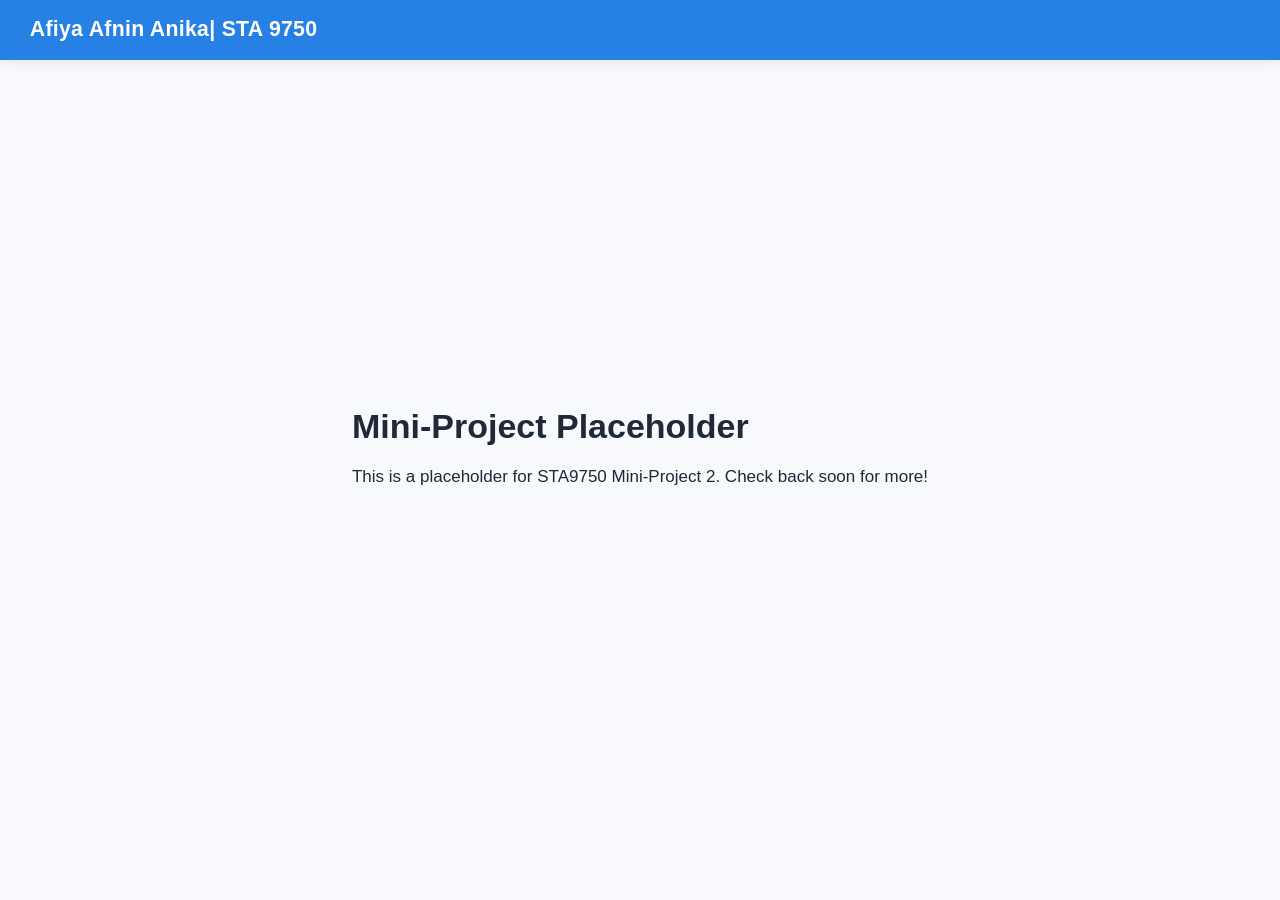
<file: docs/mp02.html>
<!DOCTYPE html>
<html xmlns="http://www.w3.org/1999/xhtml" lang="en" xml:lang="en"><head>

<meta charset="utf-8">
<meta name="generator" content="quarto-1.10.18">

<meta name="viewport" content="width=device-width, initial-scale=1.0, user-scalable=yes">


<title>Mini-Project Placeholder – Afiya Afnin Anika| STA 9750</title>
<style>
/* Default styles provided by pandoc.
** See https://pandoc.org/MANUAL.html#variables-for-html for config info.
*/
span.smallcaps{font-variant: small-caps;}
div.columns{display: flex; gap: 1.5em;}
div.column{flex: auto;}
@media screen {
div.columns{gap: min(4vw, 1.5em);}
div.column{overflow-x: auto;}
}
div.hanging-indent{margin-left: 1.5em; text-indent: -1.5em;}
ul.task-list{list-style: none;}
ul.task-list li input[type="checkbox"] {
  width: 0.8em;
  margin: 0 0.8em 0.2em -1em; /* quarto-specific, see https://github.com/quarto-dev/quarto-cli/issues/4556 */ 
  vertical-align: middle;
}
</style>


<script src="site_libs/quarto-nav/quarto-nav.js"></script>
<script src="site_libs/quarto-nav/headroom.min.js"></script>
<script src="site_libs/clipboard/clipboard.min.js"></script>
<script src="site_libs/quarto-search/autocomplete.umd.js"></script>
<script src="site_libs/quarto-search/fuse.min.js"></script>
<script src="site_libs/quarto-search/quarto-search.js"></script>
<meta name="quarto:offset" content="./">
<script src="site_libs/quarto-html/quarto.js" type="module"></script>
<script src="site_libs/quarto-html/tabsets/tabsets.js" type="module"></script>
<script src="site_libs/quarto-html/popper.min.js"></script>
<script src="site_libs/quarto-html/tippy.umd.min.js"></script>
<script src="site_libs/quarto-html/anchor.min.js"></script>
<link href="site_libs/quarto-html/tippy.css" rel="stylesheet">
<link href="site_libs/quarto-html/quarto-syntax-highlighting-64a204ab8560d761af7679ceaba22944.css" rel="stylesheet" id="quarto-text-highlighting-styles">
<script src="site_libs/bootstrap/bootstrap.min.js"></script>
<link href="site_libs/bootstrap/bootstrap-icons.css" rel="stylesheet">
<link href="site_libs/bootstrap/bootstrap-6191c8c4c757b97205a8995aa6c30869.min.css" rel="stylesheet" append-hash="true" id="quarto-bootstrap" data-mode="light">
<script id="quarto-search-options" type="application/json">{
  "location": "navbar",
  "copy-button": false,
  "collapse-after": 3,
  "panel-placement": "end",
  "type": "overlay",
  "limit": 50,
  "keyboard-shortcut": [
    "f",
    "/",
    "s"
  ],
  "show-item-context": false,
  "language": {
    "search-no-results-text": "No results",
    "search-matching-documents-text": "matching documents",
    "search-copy-link-title": "Copy link to search",
    "search-hide-matches-text": "Hide additional matches",
    "search-more-match-text": "more match in this document",
    "search-more-matches-text": "more matches in this document",
    "search-clear-button-title": "Clear",
    "search-text-placeholder": "",
    "search-detached-cancel-button-title": "Cancel",
    "search-submit-button-title": "Submit",
    "search-label": "Search"
  }
}</script>


<link rel="stylesheet" href="styles.css">
</head>

<body class="nav-fixed fullcontent quarto-light">

<div id="quarto-search-results"></div>
  <header id="quarto-header" class="headroom fixed-top">
    <nav class="navbar navbar-expand-lg " data-bs-theme="dark">
      <div class="navbar-container container-fluid">
      <div class="navbar-brand-container mx-auto">
    <a class="navbar-brand" href="./index.html">
    <span class="navbar-title">Afiya Afnin Anika| STA 9750</span>
    </a>
  </div>
        <div class="quarto-navbar-tools tools-end">
</div>
      </div> <!-- /container-fluid -->
    </nav>
</header>
<!-- content -->
<div id="quarto-content" class="quarto-container page-columns page-rows-contents page-layout-article page-navbar">
<!-- sidebar -->
<!-- margin-sidebar -->
    
<!-- main -->
<main class="content" id="quarto-document-content">

<header id="title-block-header" class="quarto-title-block default">
<div class="quarto-title">
<h1 class="title">Mini-Project Placeholder</h1>
</div>



<div class="quarto-title-meta">

    
  
    
  </div>
  


</header>


<p>This is a placeholder for STA9750 Mini-Project 2. Check back soon for more!</p>



</main> <!-- /main -->
<script id="quarto-html-after-body" type="application/javascript">
  window.document.addEventListener("DOMContentLoaded", function (event) {
    const icon = "";
    const anchorJS = new window.AnchorJS();
    anchorJS.options = {
      placement: 'right',
      icon: icon
    };
    anchorJS.add('.anchored');
    const isCodeAnnotation = (el) => {
      for (const clz of el.classList) {
        if (clz.startsWith('code-annotation-')) {                     
          return true;
        }
      }
      return false;
    }
    const onCopySuccess = function(e) {
      // button target
      const button = e.trigger;
      // don't keep focus
      button.blur();
      // flash "checked"
      button.classList.add('code-copy-button-checked');
      var currentTitle = button.getAttribute("title");
      button.setAttribute("title", "Copied!");
      let tooltip;
      if (window.bootstrap) {
        button.setAttribute("data-bs-toggle", "tooltip");
        button.setAttribute("data-bs-placement", "left");
        button.setAttribute("data-bs-title", "Copied!");
        tooltip = new bootstrap.Tooltip(button, 
          { trigger: "manual", 
            customClass: "code-copy-button-tooltip",
            offset: [0, -8]});
        tooltip.show();    
      }
      setTimeout(function() {
        if (tooltip) {
          tooltip.hide();
          button.removeAttribute("data-bs-title");
          button.removeAttribute("data-bs-toggle");
          button.removeAttribute("data-bs-placement");
        }
        button.setAttribute("title", currentTitle);
        button.classList.remove('code-copy-button-checked');
      }, 1000);
      // clear code selection
      e.clearSelection();
    }
    const getTextToCopy = function(trigger) {
      const outerScaffold = trigger.parentElement.cloneNode(true);
      const codeEl = outerScaffold.querySelector('code');
      for (const childEl of codeEl.children) {
        if (isCodeAnnotation(childEl)) {
          childEl.remove();
        }
      }
      return codeEl.innerText;
    }
    const clipboard = new window.ClipboardJS('.code-copy-button:not([data-in-quarto-modal])', {
      text: getTextToCopy
    });
    clipboard.on('success', onCopySuccess);
    if (window.document.getElementById('quarto-embedded-source-code-modal')) {
      const clipboardModal = new window.ClipboardJS('.code-copy-button[data-in-quarto-modal]', {
        text: getTextToCopy,
        container: window.document.getElementById('quarto-embedded-source-code-modal')
      });
      clipboardModal.on('success', onCopySuccess);
    }
      var localhostRegex = new RegExp(/^(?:http|https):\/\/localhost\:?[0-9]*\//);
      var mailtoRegex = new RegExp(/^mailto:/);
        var filterRegex = new RegExp("https:\/\/afiyanika\.github\.io\/STA9750-2026-FALL\/");
      var isInternal = (href) => {
          return filterRegex.test(href) || localhostRegex.test(href) || mailtoRegex.test(href);
      }
      // Inspect non-navigation links and adorn them if external
     var links = window.document.querySelectorAll('a[href]:not(.nav-link):not(.navbar-brand):not(.toc-action):not(.sidebar-link):not(.sidebar-item-toggle):not(.pagination-link):not(.no-external):not([aria-hidden]):not(.dropdown-item):not(.quarto-navigation-tool):not(.about-link)');
      for (var i=0; i<links.length; i++) {
        const link = links[i];
        if (!isInternal(link.href)) {
          // undo the damage that might have been done by quarto-nav.js in the case of
          // links that we want to consider external
          if (link.dataset.originalHref !== undefined) {
            link.href = link.dataset.originalHref;
          }
        }
      }
    function tippyHover(el, contentFn, onTriggerFn, onUntriggerFn) {
      const config = {
        allowHTML: true,
        maxWidth: 500,
        delay: 100,
        arrow: false,
        appendTo: function(el) {
            return el.parentElement;
        },
        interactive: true,
        interactiveBorder: 10,
        theme: 'quarto',
        placement: 'bottom-start',
      };
      if (contentFn) {
        config.content = contentFn;
      }
      if (onTriggerFn) {
        config.onTrigger = onTriggerFn;
      }
      if (onUntriggerFn) {
        config.onUntrigger = onUntriggerFn;
      }
      window.tippy(el, config); 
    }
    const noterefs = window.document.querySelectorAll('a[role="doc-noteref"]');
    for (var i=0; i<noterefs.length; i++) {
      const ref = noterefs[i];
      tippyHover(ref, function() {
        // use id or data attribute instead here
        let href = ref.getAttribute('data-footnote-href') || ref.getAttribute('href');
        try { href = new URL(href).hash; } catch {}
        const id = href.replace(/^#\/?/, "");
        const note = window.document.getElementById(id);
        if (note) {
          return note.innerHTML;
        } else {
          return "";
        }
      });
    }
    const xrefs = window.document.querySelectorAll('a.quarto-xref');
    const processXRef = (id, note) => {
      // Strip column container classes
      const stripColumnClz = (el) => {
        el.classList.remove("page-full", "page-columns");
        if (el.children) {
          for (const child of el.children) {
            stripColumnClz(child);
          }
        }
      }
      stripColumnClz(note)
      if (id === null || id.startsWith('sec-')) {
        // Special case sections, only their first couple elements
        const container = document.createElement("div");
        if (note.children && note.children.length > 2) {
          container.appendChild(note.children[0].cloneNode(true));
          for (let i = 1; i < note.children.length; i++) {
            const child = note.children[i];
            if (child.tagName === "P" && child.innerText === "") {
              continue;
            } else {
              container.appendChild(child.cloneNode(true));
              break;
            }
          }
          if (window.Quarto?.typesetMath) {
            window.Quarto.typesetMath(container);
          }
          return container.innerHTML
        } else {
          if (window.Quarto?.typesetMath) {
            window.Quarto.typesetMath(note);
          }
          return note.innerHTML;
        }
      } else {
        // Remove any anchor links if they are present
        const anchorLink = note.querySelector('a.anchorjs-link');
        if (anchorLink) {
          anchorLink.remove();
        }
        if (window.Quarto?.typesetMath) {
          window.Quarto.typesetMath(note);
        }
        if (note.classList.contains("callout")) {
          return note.outerHTML;
        } else {
          return note.innerHTML;
        }
      }
    }
    for (var i=0; i<xrefs.length; i++) {
      const xref = xrefs[i];
      tippyHover(xref, undefined, function(instance) {
        instance.disable();
        let url = xref.getAttribute('href');
        let hash = undefined; 
        if (url.startsWith('#')) {
          hash = url;
        } else {
          try { hash = new URL(url).hash; } catch {}
        }
        if (hash) {
          const id = hash.replace(/^#\/?/, "");
          const note = window.document.getElementById(id);
          if (note !== null) {
            try {
              const html = processXRef(id, note.cloneNode(true));
              instance.setContent(html);
            } finally {
              instance.enable();
              instance.show();
            }
          } else {
            // See if we can fetch this
            fetch(url.split('#')[0])
            .then(res => res.text())
            .then(html => {
              const parser = new DOMParser();
              const htmlDoc = parser.parseFromString(html, "text/html");
              const note = htmlDoc.getElementById(id);
              if (note !== null) {
                const html = processXRef(id, note);
                instance.setContent(html);
              } 
            }).finally(() => {
              instance.enable();
              instance.show();
            });
          }
        } else {
          // See if we can fetch a full url (with no hash to target)
          // This is a special case and we should probably do some content thinning / targeting
          fetch(url)
          .then(res => res.text())
          .then(html => {
            const parser = new DOMParser();
            const htmlDoc = parser.parseFromString(html, "text/html");
            const note = htmlDoc.querySelector('main.content');
            if (note !== null) {
              // This should only happen for chapter cross references
              // (since there is no id in the URL)
              // remove the first header
              if (note.children.length > 0 && note.children[0].tagName === "HEADER") {
                note.children[0].remove();
              }
              const html = processXRef(null, note);
              instance.setContent(html);
            } 
          }).finally(() => {
            instance.enable();
            instance.show();
          });
        }
      }, function(instance) {
      });
    }
        let selectedAnnoteEl;
        const selectorForAnnotation = ( cell, annotation) => {
          let cellAttr = 'data-code-cell="' + cell + '"';
          let lineAttr = 'data-code-annotation="' +  annotation + '"';
          const selector = 'span[' + cellAttr + '][' + lineAttr + ']';
          return selector;
        }
        const selectCodeLines = (annoteEl) => {
          const doc = window.document;
          const targetCell = annoteEl.getAttribute("data-target-cell");
          const targetAnnotation = annoteEl.getAttribute("data-target-annotation");
          const annoteSpan = window.document.querySelector(selectorForAnnotation(targetCell, targetAnnotation));
          const lines = annoteSpan.getAttribute("data-code-lines").split(",");
          const lineIds = lines.map((line) => {
            return targetCell + "-" + line;
          })
          let top = null;
          let height = null;
          let parent = null;
          if (lineIds.length > 0) {
              //compute the position of the single el (top and bottom and make a div)
              const el = window.document.getElementById(lineIds[0]);
              top = el.offsetTop;
              height = el.offsetHeight;
              parent = el.parentElement.parentElement;
            if (lineIds.length > 1) {
              const lastEl = window.document.getElementById(lineIds[lineIds.length - 1]);
              const bottom = lastEl.offsetTop + lastEl.offsetHeight;
              height = bottom - top;
            }
            if (top !== null && height !== null && parent !== null) {
              // cook up a div (if necessary) and position it 
              let div = window.document.getElementById("code-annotation-line-highlight");
              if (div === null) {
                div = window.document.createElement("div");
                div.setAttribute("id", "code-annotation-line-highlight");
                div.style.position = 'absolute';
                parent.appendChild(div);
              }
              div.style.top = top - 2 + "px";
              div.style.height = height + 4 + "px";
              div.style.left = 0;
              let gutterDiv = window.document.getElementById("code-annotation-line-highlight-gutter");
              if (gutterDiv === null) {
                gutterDiv = window.document.createElement("div");
                gutterDiv.setAttribute("id", "code-annotation-line-highlight-gutter");
                gutterDiv.style.position = 'absolute';
                const codeCell = window.document.getElementById(targetCell);
                const gutter = codeCell.querySelector('.code-annotation-gutter');
                gutter.appendChild(gutterDiv);
              }
              gutterDiv.style.top = top - 2 + "px";
              gutterDiv.style.height = height + 4 + "px";
            }
            selectedAnnoteEl = annoteEl;
          }
        };
        const unselectCodeLines = () => {
          const elementsIds = ["code-annotation-line-highlight", "code-annotation-line-highlight-gutter"];
          elementsIds.forEach((elId) => {
            const div = window.document.getElementById(elId);
            if (div) {
              div.remove();
            }
          });
          selectedAnnoteEl = undefined;
        };
          // Handle positioning of the toggle
      window.addEventListener(
        "resize",
        throttle(() => {
          elRect = undefined;
          if (selectedAnnoteEl) {
            selectCodeLines(selectedAnnoteEl);
          }
        }, 10)
      );
      function throttle(fn, ms) {
      let throttle = false;
      let timer;
        return (...args) => {
          if(!throttle) { // first call gets through
              fn.apply(this, args);
              throttle = true;
          } else { // all the others get throttled
              if(timer) clearTimeout(timer); // cancel #2
              timer = setTimeout(() => {
                fn.apply(this, args);
                timer = throttle = false;
              }, ms);
          }
        };
      }
        // Attach click handler to the DT
        const annoteDls = window.document.querySelectorAll('dt[data-target-cell]');
        for (const annoteDlNode of annoteDls) {
          annoteDlNode.addEventListener('click', (event) => {
            const clickedEl = event.target;
            if (clickedEl !== selectedAnnoteEl) {
              unselectCodeLines();
              const activeEl = window.document.querySelector('dt[data-target-cell].code-annotation-active');
              if (activeEl) {
                activeEl.classList.remove('code-annotation-active');
              }
              selectCodeLines(clickedEl);
              clickedEl.classList.add('code-annotation-active');
            } else {
              // Unselect the line
              unselectCodeLines();
              clickedEl.classList.remove('code-annotation-active');
            }
          });
        }
    const findCites = (el) => {
      const parentEl = el.parentElement;
      if (parentEl) {
        const cites = parentEl.dataset.cites;
        if (cites) {
          return {
            el,
            cites: cites.split(' ')
          };
        } else {
          return findCites(el.parentElement)
        }
      } else {
        return undefined;
      }
    };
    var bibliorefs = window.document.querySelectorAll('a[role="doc-biblioref"]');
    for (var i=0; i<bibliorefs.length; i++) {
      const ref = bibliorefs[i];
      const citeInfo = findCites(ref);
      if (citeInfo) {
        tippyHover(citeInfo.el, function() {
          var popup = window.document.createElement('div');
          citeInfo.cites.forEach(function(cite) {
            var citeDiv = window.document.createElement('div');
            citeDiv.classList.add('hanging-indent');
            citeDiv.classList.add('csl-entry');
            var biblioDiv = window.document.getElementById('ref-' + cite);
            if (biblioDiv) {
              citeDiv.innerHTML = biblioDiv.innerHTML;
            }
            popup.appendChild(citeDiv);
          });
          return popup.innerHTML;
        });
      }
    }
  });
  </script>
</div> <!-- /content -->




</body></html>
</file>
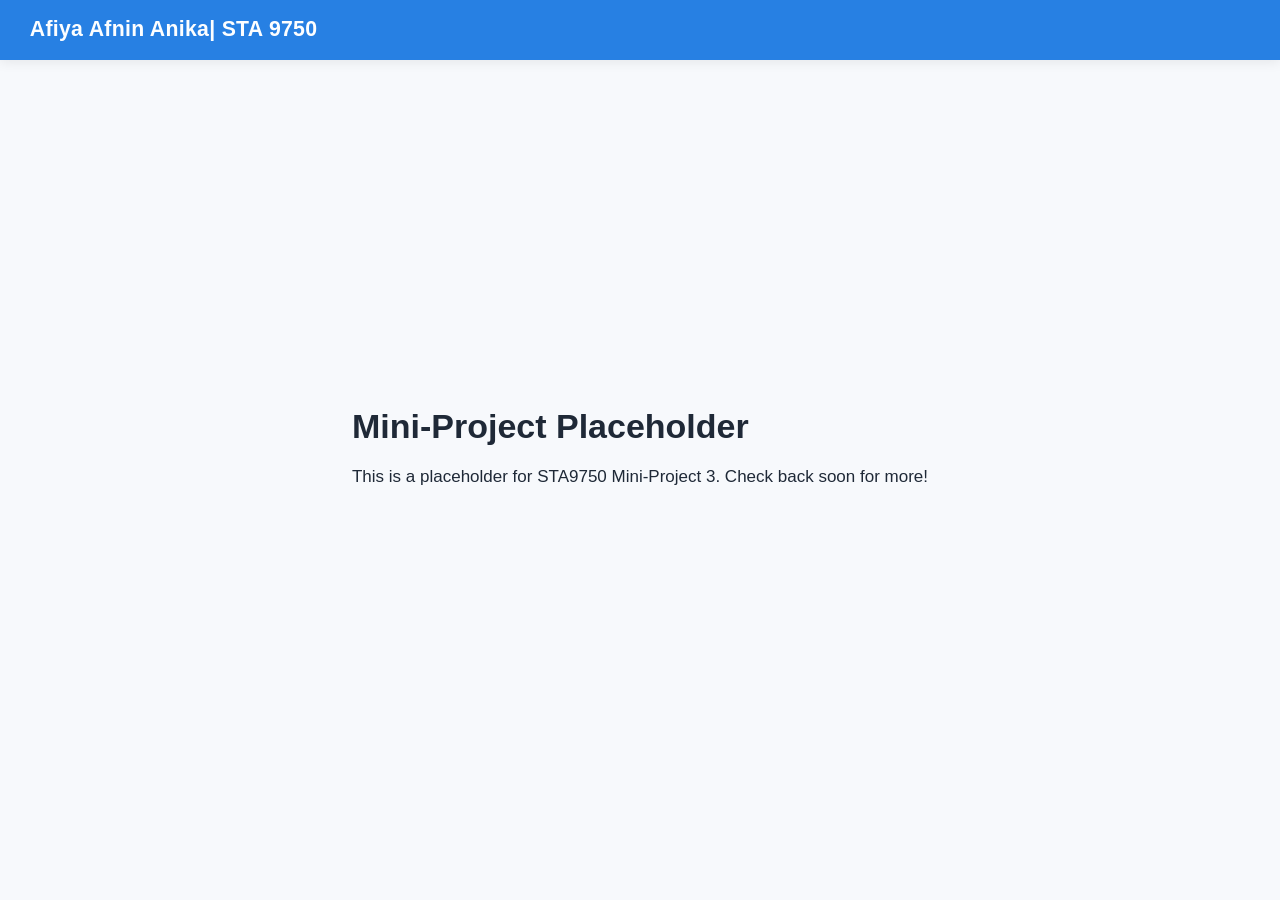
<file: docs/mp03.html>
<!DOCTYPE html>
<html xmlns="http://www.w3.org/1999/xhtml" lang="en" xml:lang="en"><head>

<meta charset="utf-8">
<meta name="generator" content="quarto-1.10.18">

<meta name="viewport" content="width=device-width, initial-scale=1.0, user-scalable=yes">


<title>Mini-Project Placeholder – Afiya Afnin Anika| STA 9750</title>
<style>
/* Default styles provided by pandoc.
** See https://pandoc.org/MANUAL.html#variables-for-html for config info.
*/
span.smallcaps{font-variant: small-caps;}
div.columns{display: flex; gap: 1.5em;}
div.column{flex: auto;}
@media screen {
div.columns{gap: min(4vw, 1.5em);}
div.column{overflow-x: auto;}
}
div.hanging-indent{margin-left: 1.5em; text-indent: -1.5em;}
ul.task-list{list-style: none;}
ul.task-list li input[type="checkbox"] {
  width: 0.8em;
  margin: 0 0.8em 0.2em -1em; /* quarto-specific, see https://github.com/quarto-dev/quarto-cli/issues/4556 */ 
  vertical-align: middle;
}
</style>


<script src="site_libs/quarto-nav/quarto-nav.js"></script>
<script src="site_libs/quarto-nav/headroom.min.js"></script>
<script src="site_libs/clipboard/clipboard.min.js"></script>
<script src="site_libs/quarto-search/autocomplete.umd.js"></script>
<script src="site_libs/quarto-search/fuse.min.js"></script>
<script src="site_libs/quarto-search/quarto-search.js"></script>
<meta name="quarto:offset" content="./">
<script src="site_libs/quarto-html/quarto.js" type="module"></script>
<script src="site_libs/quarto-html/tabsets/tabsets.js" type="module"></script>
<script src="site_libs/quarto-html/popper.min.js"></script>
<script src="site_libs/quarto-html/tippy.umd.min.js"></script>
<script src="site_libs/quarto-html/anchor.min.js"></script>
<link href="site_libs/quarto-html/tippy.css" rel="stylesheet">
<link href="site_libs/quarto-html/quarto-syntax-highlighting-64a204ab8560d761af7679ceaba22944.css" rel="stylesheet" id="quarto-text-highlighting-styles">
<script src="site_libs/bootstrap/bootstrap.min.js"></script>
<link href="site_libs/bootstrap/bootstrap-icons.css" rel="stylesheet">
<link href="site_libs/bootstrap/bootstrap-6191c8c4c757b97205a8995aa6c30869.min.css" rel="stylesheet" append-hash="true" id="quarto-bootstrap" data-mode="light">
<script id="quarto-search-options" type="application/json">{
  "location": "navbar",
  "copy-button": false,
  "collapse-after": 3,
  "panel-placement": "end",
  "type": "overlay",
  "limit": 50,
  "keyboard-shortcut": [
    "f",
    "/",
    "s"
  ],
  "show-item-context": false,
  "language": {
    "search-no-results-text": "No results",
    "search-matching-documents-text": "matching documents",
    "search-copy-link-title": "Copy link to search",
    "search-hide-matches-text": "Hide additional matches",
    "search-more-match-text": "more match in this document",
    "search-more-matches-text": "more matches in this document",
    "search-clear-button-title": "Clear",
    "search-text-placeholder": "",
    "search-detached-cancel-button-title": "Cancel",
    "search-submit-button-title": "Submit",
    "search-label": "Search"
  }
}</script>


<link rel="stylesheet" href="styles.css">
</head>

<body class="nav-fixed fullcontent quarto-light">

<div id="quarto-search-results"></div>
  <header id="quarto-header" class="headroom fixed-top">
    <nav class="navbar navbar-expand-lg " data-bs-theme="dark">
      <div class="navbar-container container-fluid">
      <div class="navbar-brand-container mx-auto">
    <a class="navbar-brand" href="./index.html">
    <span class="navbar-title">Afiya Afnin Anika| STA 9750</span>
    </a>
  </div>
        <div class="quarto-navbar-tools tools-end">
</div>
      </div> <!-- /container-fluid -->
    </nav>
</header>
<!-- content -->
<div id="quarto-content" class="quarto-container page-columns page-rows-contents page-layout-article page-navbar">
<!-- sidebar -->
<!-- margin-sidebar -->
    
<!-- main -->
<main class="content" id="quarto-document-content">

<header id="title-block-header" class="quarto-title-block default">
<div class="quarto-title">
<h1 class="title">Mini-Project Placeholder</h1>
</div>



<div class="quarto-title-meta">

    
  
    
  </div>
  


</header>


<p>This is a placeholder for STA9750 Mini-Project 3. Check back soon for more!</p>



</main> <!-- /main -->
<script id="quarto-html-after-body" type="application/javascript">
  window.document.addEventListener("DOMContentLoaded", function (event) {
    const icon = "";
    const anchorJS = new window.AnchorJS();
    anchorJS.options = {
      placement: 'right',
      icon: icon
    };
    anchorJS.add('.anchored');
    const isCodeAnnotation = (el) => {
      for (const clz of el.classList) {
        if (clz.startsWith('code-annotation-')) {                     
          return true;
        }
      }
      return false;
    }
    const onCopySuccess = function(e) {
      // button target
      const button = e.trigger;
      // don't keep focus
      button.blur();
      // flash "checked"
      button.classList.add('code-copy-button-checked');
      var currentTitle = button.getAttribute("title");
      button.setAttribute("title", "Copied!");
      let tooltip;
      if (window.bootstrap) {
        button.setAttribute("data-bs-toggle", "tooltip");
        button.setAttribute("data-bs-placement", "left");
        button.setAttribute("data-bs-title", "Copied!");
        tooltip = new bootstrap.Tooltip(button, 
          { trigger: "manual", 
            customClass: "code-copy-button-tooltip",
            offset: [0, -8]});
        tooltip.show();    
      }
      setTimeout(function() {
        if (tooltip) {
          tooltip.hide();
          button.removeAttribute("data-bs-title");
          button.removeAttribute("data-bs-toggle");
          button.removeAttribute("data-bs-placement");
        }
        button.setAttribute("title", currentTitle);
        button.classList.remove('code-copy-button-checked');
      }, 1000);
      // clear code selection
      e.clearSelection();
    }
    const getTextToCopy = function(trigger) {
      const outerScaffold = trigger.parentElement.cloneNode(true);
      const codeEl = outerScaffold.querySelector('code');
      for (const childEl of codeEl.children) {
        if (isCodeAnnotation(childEl)) {
          childEl.remove();
        }
      }
      return codeEl.innerText;
    }
    const clipboard = new window.ClipboardJS('.code-copy-button:not([data-in-quarto-modal])', {
      text: getTextToCopy
    });
    clipboard.on('success', onCopySuccess);
    if (window.document.getElementById('quarto-embedded-source-code-modal')) {
      const clipboardModal = new window.ClipboardJS('.code-copy-button[data-in-quarto-modal]', {
        text: getTextToCopy,
        container: window.document.getElementById('quarto-embedded-source-code-modal')
      });
      clipboardModal.on('success', onCopySuccess);
    }
      var localhostRegex = new RegExp(/^(?:http|https):\/\/localhost\:?[0-9]*\//);
      var mailtoRegex = new RegExp(/^mailto:/);
        var filterRegex = new RegExp("https:\/\/afiyanika\.github\.io\/STA9750-2026-FALL\/");
      var isInternal = (href) => {
          return filterRegex.test(href) || localhostRegex.test(href) || mailtoRegex.test(href);
      }
      // Inspect non-navigation links and adorn them if external
     var links = window.document.querySelectorAll('a[href]:not(.nav-link):not(.navbar-brand):not(.toc-action):not(.sidebar-link):not(.sidebar-item-toggle):not(.pagination-link):not(.no-external):not([aria-hidden]):not(.dropdown-item):not(.quarto-navigation-tool):not(.about-link)');
      for (var i=0; i<links.length; i++) {
        const link = links[i];
        if (!isInternal(link.href)) {
          // undo the damage that might have been done by quarto-nav.js in the case of
          // links that we want to consider external
          if (link.dataset.originalHref !== undefined) {
            link.href = link.dataset.originalHref;
          }
        }
      }
    function tippyHover(el, contentFn, onTriggerFn, onUntriggerFn) {
      const config = {
        allowHTML: true,
        maxWidth: 500,
        delay: 100,
        arrow: false,
        appendTo: function(el) {
            return el.parentElement;
        },
        interactive: true,
        interactiveBorder: 10,
        theme: 'quarto',
        placement: 'bottom-start',
      };
      if (contentFn) {
        config.content = contentFn;
      }
      if (onTriggerFn) {
        config.onTrigger = onTriggerFn;
      }
      if (onUntriggerFn) {
        config.onUntrigger = onUntriggerFn;
      }
      window.tippy(el, config); 
    }
    const noterefs = window.document.querySelectorAll('a[role="doc-noteref"]');
    for (var i=0; i<noterefs.length; i++) {
      const ref = noterefs[i];
      tippyHover(ref, function() {
        // use id or data attribute instead here
        let href = ref.getAttribute('data-footnote-href') || ref.getAttribute('href');
        try { href = new URL(href).hash; } catch {}
        const id = href.replace(/^#\/?/, "");
        const note = window.document.getElementById(id);
        if (note) {
          return note.innerHTML;
        } else {
          return "";
        }
      });
    }
    const xrefs = window.document.querySelectorAll('a.quarto-xref');
    const processXRef = (id, note) => {
      // Strip column container classes
      const stripColumnClz = (el) => {
        el.classList.remove("page-full", "page-columns");
        if (el.children) {
          for (const child of el.children) {
            stripColumnClz(child);
          }
        }
      }
      stripColumnClz(note)
      if (id === null || id.startsWith('sec-')) {
        // Special case sections, only their first couple elements
        const container = document.createElement("div");
        if (note.children && note.children.length > 2) {
          container.appendChild(note.children[0].cloneNode(true));
          for (let i = 1; i < note.children.length; i++) {
            const child = note.children[i];
            if (child.tagName === "P" && child.innerText === "") {
              continue;
            } else {
              container.appendChild(child.cloneNode(true));
              break;
            }
          }
          if (window.Quarto?.typesetMath) {
            window.Quarto.typesetMath(container);
          }
          return container.innerHTML
        } else {
          if (window.Quarto?.typesetMath) {
            window.Quarto.typesetMath(note);
          }
          return note.innerHTML;
        }
      } else {
        // Remove any anchor links if they are present
        const anchorLink = note.querySelector('a.anchorjs-link');
        if (anchorLink) {
          anchorLink.remove();
        }
        if (window.Quarto?.typesetMath) {
          window.Quarto.typesetMath(note);
        }
        if (note.classList.contains("callout")) {
          return note.outerHTML;
        } else {
          return note.innerHTML;
        }
      }
    }
    for (var i=0; i<xrefs.length; i++) {
      const xref = xrefs[i];
      tippyHover(xref, undefined, function(instance) {
        instance.disable();
        let url = xref.getAttribute('href');
        let hash = undefined; 
        if (url.startsWith('#')) {
          hash = url;
        } else {
          try { hash = new URL(url).hash; } catch {}
        }
        if (hash) {
          const id = hash.replace(/^#\/?/, "");
          const note = window.document.getElementById(id);
          if (note !== null) {
            try {
              const html = processXRef(id, note.cloneNode(true));
              instance.setContent(html);
            } finally {
              instance.enable();
              instance.show();
            }
          } else {
            // See if we can fetch this
            fetch(url.split('#')[0])
            .then(res => res.text())
            .then(html => {
              const parser = new DOMParser();
              const htmlDoc = parser.parseFromString(html, "text/html");
              const note = htmlDoc.getElementById(id);
              if (note !== null) {
                const html = processXRef(id, note);
                instance.setContent(html);
              } 
            }).finally(() => {
              instance.enable();
              instance.show();
            });
          }
        } else {
          // See if we can fetch a full url (with no hash to target)
          // This is a special case and we should probably do some content thinning / targeting
          fetch(url)
          .then(res => res.text())
          .then(html => {
            const parser = new DOMParser();
            const htmlDoc = parser.parseFromString(html, "text/html");
            const note = htmlDoc.querySelector('main.content');
            if (note !== null) {
              // This should only happen for chapter cross references
              // (since there is no id in the URL)
              // remove the first header
              if (note.children.length > 0 && note.children[0].tagName === "HEADER") {
                note.children[0].remove();
              }
              const html = processXRef(null, note);
              instance.setContent(html);
            } 
          }).finally(() => {
            instance.enable();
            instance.show();
          });
        }
      }, function(instance) {
      });
    }
        let selectedAnnoteEl;
        const selectorForAnnotation = ( cell, annotation) => {
          let cellAttr = 'data-code-cell="' + cell + '"';
          let lineAttr = 'data-code-annotation="' +  annotation + '"';
          const selector = 'span[' + cellAttr + '][' + lineAttr + ']';
          return selector;
        }
        const selectCodeLines = (annoteEl) => {
          const doc = window.document;
          const targetCell = annoteEl.getAttribute("data-target-cell");
          const targetAnnotation = annoteEl.getAttribute("data-target-annotation");
          const annoteSpan = window.document.querySelector(selectorForAnnotation(targetCell, targetAnnotation));
          const lines = annoteSpan.getAttribute("data-code-lines").split(",");
          const lineIds = lines.map((line) => {
            return targetCell + "-" + line;
          })
          let top = null;
          let height = null;
          let parent = null;
          if (lineIds.length > 0) {
              //compute the position of the single el (top and bottom and make a div)
              const el = window.document.getElementById(lineIds[0]);
              top = el.offsetTop;
              height = el.offsetHeight;
              parent = el.parentElement.parentElement;
            if (lineIds.length > 1) {
              const lastEl = window.document.getElementById(lineIds[lineIds.length - 1]);
              const bottom = lastEl.offsetTop + lastEl.offsetHeight;
              height = bottom - top;
            }
            if (top !== null && height !== null && parent !== null) {
              // cook up a div (if necessary) and position it 
              let div = window.document.getElementById("code-annotation-line-highlight");
              if (div === null) {
                div = window.document.createElement("div");
                div.setAttribute("id", "code-annotation-line-highlight");
                div.style.position = 'absolute';
                parent.appendChild(div);
              }
              div.style.top = top - 2 + "px";
              div.style.height = height + 4 + "px";
              div.style.left = 0;
              let gutterDiv = window.document.getElementById("code-annotation-line-highlight-gutter");
              if (gutterDiv === null) {
                gutterDiv = window.document.createElement("div");
                gutterDiv.setAttribute("id", "code-annotation-line-highlight-gutter");
                gutterDiv.style.position = 'absolute';
                const codeCell = window.document.getElementById(targetCell);
                const gutter = codeCell.querySelector('.code-annotation-gutter');
                gutter.appendChild(gutterDiv);
              }
              gutterDiv.style.top = top - 2 + "px";
              gutterDiv.style.height = height + 4 + "px";
            }
            selectedAnnoteEl = annoteEl;
          }
        };
        const unselectCodeLines = () => {
          const elementsIds = ["code-annotation-line-highlight", "code-annotation-line-highlight-gutter"];
          elementsIds.forEach((elId) => {
            const div = window.document.getElementById(elId);
            if (div) {
              div.remove();
            }
          });
          selectedAnnoteEl = undefined;
        };
          // Handle positioning of the toggle
      window.addEventListener(
        "resize",
        throttle(() => {
          elRect = undefined;
          if (selectedAnnoteEl) {
            selectCodeLines(selectedAnnoteEl);
          }
        }, 10)
      );
      function throttle(fn, ms) {
      let throttle = false;
      let timer;
        return (...args) => {
          if(!throttle) { // first call gets through
              fn.apply(this, args);
              throttle = true;
          } else { // all the others get throttled
              if(timer) clearTimeout(timer); // cancel #2
              timer = setTimeout(() => {
                fn.apply(this, args);
                timer = throttle = false;
              }, ms);
          }
        };
      }
        // Attach click handler to the DT
        const annoteDls = window.document.querySelectorAll('dt[data-target-cell]');
        for (const annoteDlNode of annoteDls) {
          annoteDlNode.addEventListener('click', (event) => {
            const clickedEl = event.target;
            if (clickedEl !== selectedAnnoteEl) {
              unselectCodeLines();
              const activeEl = window.document.querySelector('dt[data-target-cell].code-annotation-active');
              if (activeEl) {
                activeEl.classList.remove('code-annotation-active');
              }
              selectCodeLines(clickedEl);
              clickedEl.classList.add('code-annotation-active');
            } else {
              // Unselect the line
              unselectCodeLines();
              clickedEl.classList.remove('code-annotation-active');
            }
          });
        }
    const findCites = (el) => {
      const parentEl = el.parentElement;
      if (parentEl) {
        const cites = parentEl.dataset.cites;
        if (cites) {
          return {
            el,
            cites: cites.split(' ')
          };
        } else {
          return findCites(el.parentElement)
        }
      } else {
        return undefined;
      }
    };
    var bibliorefs = window.document.querySelectorAll('a[role="doc-biblioref"]');
    for (var i=0; i<bibliorefs.length; i++) {
      const ref = bibliorefs[i];
      const citeInfo = findCites(ref);
      if (citeInfo) {
        tippyHover(citeInfo.el, function() {
          var popup = window.document.createElement('div');
          citeInfo.cites.forEach(function(cite) {
            var citeDiv = window.document.createElement('div');
            citeDiv.classList.add('hanging-indent');
            citeDiv.classList.add('csl-entry');
            var biblioDiv = window.document.getElementById('ref-' + cite);
            if (biblioDiv) {
              citeDiv.innerHTML = biblioDiv.innerHTML;
            }
            popup.appendChild(citeDiv);
          });
          return popup.innerHTML;
        });
      }
    }
  });
  </script>
</div> <!-- /content -->




</body></html>
</file>
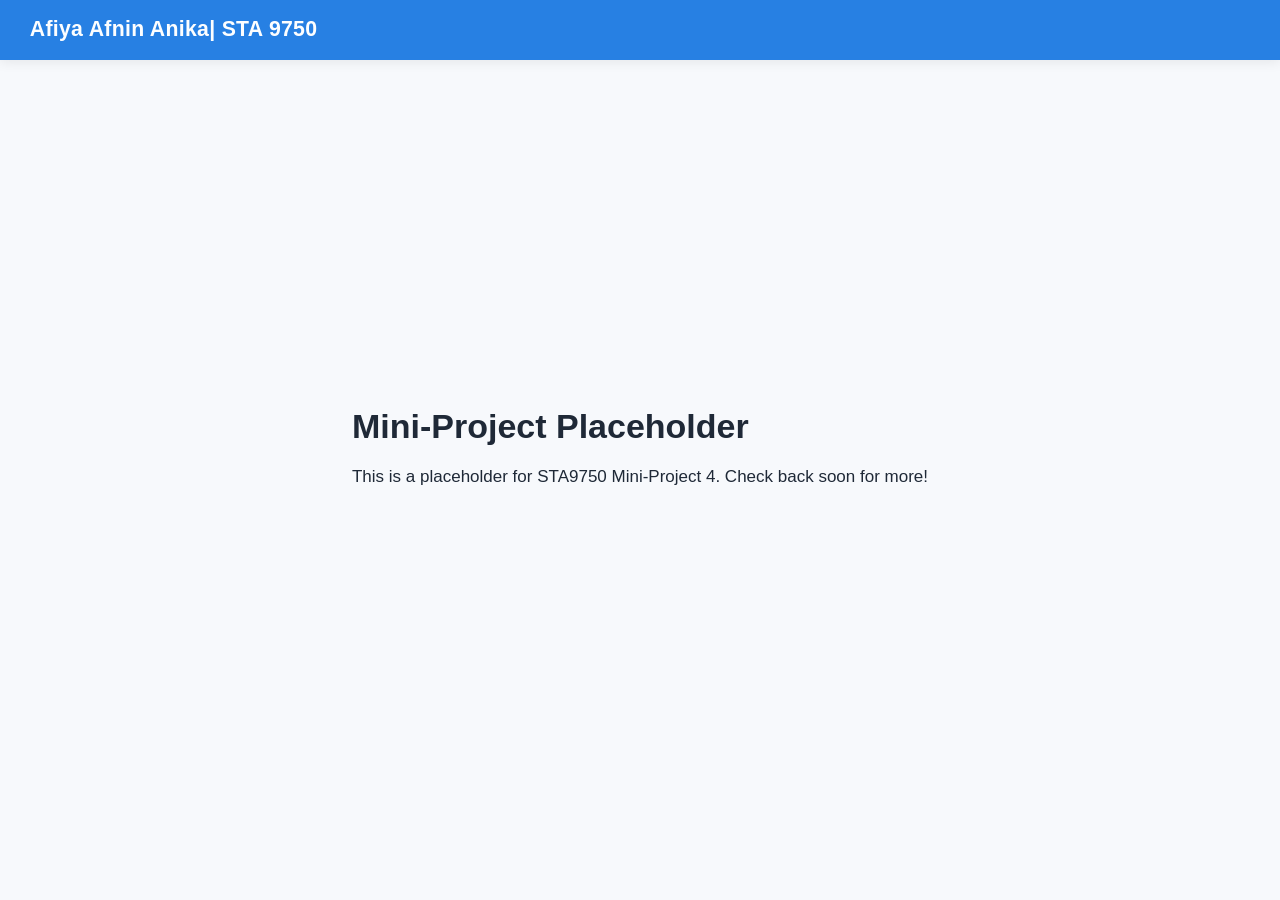
<file: docs/mp04.html>
<!DOCTYPE html>
<html xmlns="http://www.w3.org/1999/xhtml" lang="en" xml:lang="en"><head>

<meta charset="utf-8">
<meta name="generator" content="quarto-1.10.18">

<meta name="viewport" content="width=device-width, initial-scale=1.0, user-scalable=yes">


<title>Mini-Project Placeholder – Afiya Afnin Anika| STA 9750</title>
<style>
/* Default styles provided by pandoc.
** See https://pandoc.org/MANUAL.html#variables-for-html for config info.
*/
span.smallcaps{font-variant: small-caps;}
div.columns{display: flex; gap: 1.5em;}
div.column{flex: auto;}
@media screen {
div.columns{gap: min(4vw, 1.5em);}
div.column{overflow-x: auto;}
}
div.hanging-indent{margin-left: 1.5em; text-indent: -1.5em;}
ul.task-list{list-style: none;}
ul.task-list li input[type="checkbox"] {
  width: 0.8em;
  margin: 0 0.8em 0.2em -1em; /* quarto-specific, see https://github.com/quarto-dev/quarto-cli/issues/4556 */ 
  vertical-align: middle;
}
</style>


<script src="site_libs/quarto-nav/quarto-nav.js"></script>
<script src="site_libs/quarto-nav/headroom.min.js"></script>
<script src="site_libs/clipboard/clipboard.min.js"></script>
<script src="site_libs/quarto-search/autocomplete.umd.js"></script>
<script src="site_libs/quarto-search/fuse.min.js"></script>
<script src="site_libs/quarto-search/quarto-search.js"></script>
<meta name="quarto:offset" content="./">
<script src="site_libs/quarto-html/quarto.js" type="module"></script>
<script src="site_libs/quarto-html/tabsets/tabsets.js" type="module"></script>
<script src="site_libs/quarto-html/popper.min.js"></script>
<script src="site_libs/quarto-html/tippy.umd.min.js"></script>
<script src="site_libs/quarto-html/anchor.min.js"></script>
<link href="site_libs/quarto-html/tippy.css" rel="stylesheet">
<link href="site_libs/quarto-html/quarto-syntax-highlighting-64a204ab8560d761af7679ceaba22944.css" rel="stylesheet" id="quarto-text-highlighting-styles">
<script src="site_libs/bootstrap/bootstrap.min.js"></script>
<link href="site_libs/bootstrap/bootstrap-icons.css" rel="stylesheet">
<link href="site_libs/bootstrap/bootstrap-6191c8c4c757b97205a8995aa6c30869.min.css" rel="stylesheet" append-hash="true" id="quarto-bootstrap" data-mode="light">
<script id="quarto-search-options" type="application/json">{
  "location": "navbar",
  "copy-button": false,
  "collapse-after": 3,
  "panel-placement": "end",
  "type": "overlay",
  "limit": 50,
  "keyboard-shortcut": [
    "f",
    "/",
    "s"
  ],
  "show-item-context": false,
  "language": {
    "search-no-results-text": "No results",
    "search-matching-documents-text": "matching documents",
    "search-copy-link-title": "Copy link to search",
    "search-hide-matches-text": "Hide additional matches",
    "search-more-match-text": "more match in this document",
    "search-more-matches-text": "more matches in this document",
    "search-clear-button-title": "Clear",
    "search-text-placeholder": "",
    "search-detached-cancel-button-title": "Cancel",
    "search-submit-button-title": "Submit",
    "search-label": "Search"
  }
}</script>


<link rel="stylesheet" href="styles.css">
</head>

<body class="nav-fixed fullcontent quarto-light">

<div id="quarto-search-results"></div>
  <header id="quarto-header" class="headroom fixed-top">
    <nav class="navbar navbar-expand-lg " data-bs-theme="dark">
      <div class="navbar-container container-fluid">
      <div class="navbar-brand-container mx-auto">
    <a class="navbar-brand" href="./index.html">
    <span class="navbar-title">Afiya Afnin Anika| STA 9750</span>
    </a>
  </div>
        <div class="quarto-navbar-tools tools-end">
</div>
      </div> <!-- /container-fluid -->
    </nav>
</header>
<!-- content -->
<div id="quarto-content" class="quarto-container page-columns page-rows-contents page-layout-article page-navbar">
<!-- sidebar -->
<!-- margin-sidebar -->
    
<!-- main -->
<main class="content" id="quarto-document-content">

<header id="title-block-header" class="quarto-title-block default">
<div class="quarto-title">
<h1 class="title">Mini-Project Placeholder</h1>
</div>



<div class="quarto-title-meta">

    
  
    
  </div>
  


</header>


<p>This is a placeholder for STA9750 Mini-Project 4. Check back soon for more!</p>



</main> <!-- /main -->
<script id="quarto-html-after-body" type="application/javascript">
  window.document.addEventListener("DOMContentLoaded", function (event) {
    const icon = "";
    const anchorJS = new window.AnchorJS();
    anchorJS.options = {
      placement: 'right',
      icon: icon
    };
    anchorJS.add('.anchored');
    const isCodeAnnotation = (el) => {
      for (const clz of el.classList) {
        if (clz.startsWith('code-annotation-')) {                     
          return true;
        }
      }
      return false;
    }
    const onCopySuccess = function(e) {
      // button target
      const button = e.trigger;
      // don't keep focus
      button.blur();
      // flash "checked"
      button.classList.add('code-copy-button-checked');
      var currentTitle = button.getAttribute("title");
      button.setAttribute("title", "Copied!");
      let tooltip;
      if (window.bootstrap) {
        button.setAttribute("data-bs-toggle", "tooltip");
        button.setAttribute("data-bs-placement", "left");
        button.setAttribute("data-bs-title", "Copied!");
        tooltip = new bootstrap.Tooltip(button, 
          { trigger: "manual", 
            customClass: "code-copy-button-tooltip",
            offset: [0, -8]});
        tooltip.show();    
      }
      setTimeout(function() {
        if (tooltip) {
          tooltip.hide();
          button.removeAttribute("data-bs-title");
          button.removeAttribute("data-bs-toggle");
          button.removeAttribute("data-bs-placement");
        }
        button.setAttribute("title", currentTitle);
        button.classList.remove('code-copy-button-checked');
      }, 1000);
      // clear code selection
      e.clearSelection();
    }
    const getTextToCopy = function(trigger) {
      const outerScaffold = trigger.parentElement.cloneNode(true);
      const codeEl = outerScaffold.querySelector('code');
      for (const childEl of codeEl.children) {
        if (isCodeAnnotation(childEl)) {
          childEl.remove();
        }
      }
      return codeEl.innerText;
    }
    const clipboard = new window.ClipboardJS('.code-copy-button:not([data-in-quarto-modal])', {
      text: getTextToCopy
    });
    clipboard.on('success', onCopySuccess);
    if (window.document.getElementById('quarto-embedded-source-code-modal')) {
      const clipboardModal = new window.ClipboardJS('.code-copy-button[data-in-quarto-modal]', {
        text: getTextToCopy,
        container: window.document.getElementById('quarto-embedded-source-code-modal')
      });
      clipboardModal.on('success', onCopySuccess);
    }
      var localhostRegex = new RegExp(/^(?:http|https):\/\/localhost\:?[0-9]*\//);
      var mailtoRegex = new RegExp(/^mailto:/);
        var filterRegex = new RegExp("https:\/\/afiyanika\.github\.io\/STA9750-2026-FALL\/");
      var isInternal = (href) => {
          return filterRegex.test(href) || localhostRegex.test(href) || mailtoRegex.test(href);
      }
      // Inspect non-navigation links and adorn them if external
     var links = window.document.querySelectorAll('a[href]:not(.nav-link):not(.navbar-brand):not(.toc-action):not(.sidebar-link):not(.sidebar-item-toggle):not(.pagination-link):not(.no-external):not([aria-hidden]):not(.dropdown-item):not(.quarto-navigation-tool):not(.about-link)');
      for (var i=0; i<links.length; i++) {
        const link = links[i];
        if (!isInternal(link.href)) {
          // undo the damage that might have been done by quarto-nav.js in the case of
          // links that we want to consider external
          if (link.dataset.originalHref !== undefined) {
            link.href = link.dataset.originalHref;
          }
        }
      }
    function tippyHover(el, contentFn, onTriggerFn, onUntriggerFn) {
      const config = {
        allowHTML: true,
        maxWidth: 500,
        delay: 100,
        arrow: false,
        appendTo: function(el) {
            return el.parentElement;
        },
        interactive: true,
        interactiveBorder: 10,
        theme: 'quarto',
        placement: 'bottom-start',
      };
      if (contentFn) {
        config.content = contentFn;
      }
      if (onTriggerFn) {
        config.onTrigger = onTriggerFn;
      }
      if (onUntriggerFn) {
        config.onUntrigger = onUntriggerFn;
      }
      window.tippy(el, config); 
    }
    const noterefs = window.document.querySelectorAll('a[role="doc-noteref"]');
    for (var i=0; i<noterefs.length; i++) {
      const ref = noterefs[i];
      tippyHover(ref, function() {
        // use id or data attribute instead here
        let href = ref.getAttribute('data-footnote-href') || ref.getAttribute('href');
        try { href = new URL(href).hash; } catch {}
        const id = href.replace(/^#\/?/, "");
        const note = window.document.getElementById(id);
        if (note) {
          return note.innerHTML;
        } else {
          return "";
        }
      });
    }
    const xrefs = window.document.querySelectorAll('a.quarto-xref');
    const processXRef = (id, note) => {
      // Strip column container classes
      const stripColumnClz = (el) => {
        el.classList.remove("page-full", "page-columns");
        if (el.children) {
          for (const child of el.children) {
            stripColumnClz(child);
          }
        }
      }
      stripColumnClz(note)
      if (id === null || id.startsWith('sec-')) {
        // Special case sections, only their first couple elements
        const container = document.createElement("div");
        if (note.children && note.children.length > 2) {
          container.appendChild(note.children[0].cloneNode(true));
          for (let i = 1; i < note.children.length; i++) {
            const child = note.children[i];
            if (child.tagName === "P" && child.innerText === "") {
              continue;
            } else {
              container.appendChild(child.cloneNode(true));
              break;
            }
          }
          if (window.Quarto?.typesetMath) {
            window.Quarto.typesetMath(container);
          }
          return container.innerHTML
        } else {
          if (window.Quarto?.typesetMath) {
            window.Quarto.typesetMath(note);
          }
          return note.innerHTML;
        }
      } else {
        // Remove any anchor links if they are present
        const anchorLink = note.querySelector('a.anchorjs-link');
        if (anchorLink) {
          anchorLink.remove();
        }
        if (window.Quarto?.typesetMath) {
          window.Quarto.typesetMath(note);
        }
        if (note.classList.contains("callout")) {
          return note.outerHTML;
        } else {
          return note.innerHTML;
        }
      }
    }
    for (var i=0; i<xrefs.length; i++) {
      const xref = xrefs[i];
      tippyHover(xref, undefined, function(instance) {
        instance.disable();
        let url = xref.getAttribute('href');
        let hash = undefined; 
        if (url.startsWith('#')) {
          hash = url;
        } else {
          try { hash = new URL(url).hash; } catch {}
        }
        if (hash) {
          const id = hash.replace(/^#\/?/, "");
          const note = window.document.getElementById(id);
          if (note !== null) {
            try {
              const html = processXRef(id, note.cloneNode(true));
              instance.setContent(html);
            } finally {
              instance.enable();
              instance.show();
            }
          } else {
            // See if we can fetch this
            fetch(url.split('#')[0])
            .then(res => res.text())
            .then(html => {
              const parser = new DOMParser();
              const htmlDoc = parser.parseFromString(html, "text/html");
              const note = htmlDoc.getElementById(id);
              if (note !== null) {
                const html = processXRef(id, note);
                instance.setContent(html);
              } 
            }).finally(() => {
              instance.enable();
              instance.show();
            });
          }
        } else {
          // See if we can fetch a full url (with no hash to target)
          // This is a special case and we should probably do some content thinning / targeting
          fetch(url)
          .then(res => res.text())
          .then(html => {
            const parser = new DOMParser();
            const htmlDoc = parser.parseFromString(html, "text/html");
            const note = htmlDoc.querySelector('main.content');
            if (note !== null) {
              // This should only happen for chapter cross references
              // (since there is no id in the URL)
              // remove the first header
              if (note.children.length > 0 && note.children[0].tagName === "HEADER") {
                note.children[0].remove();
              }
              const html = processXRef(null, note);
              instance.setContent(html);
            } 
          }).finally(() => {
            instance.enable();
            instance.show();
          });
        }
      }, function(instance) {
      });
    }
        let selectedAnnoteEl;
        const selectorForAnnotation = ( cell, annotation) => {
          let cellAttr = 'data-code-cell="' + cell + '"';
          let lineAttr = 'data-code-annotation="' +  annotation + '"';
          const selector = 'span[' + cellAttr + '][' + lineAttr + ']';
          return selector;
        }
        const selectCodeLines = (annoteEl) => {
          const doc = window.document;
          const targetCell = annoteEl.getAttribute("data-target-cell");
          const targetAnnotation = annoteEl.getAttribute("data-target-annotation");
          const annoteSpan = window.document.querySelector(selectorForAnnotation(targetCell, targetAnnotation));
          const lines = annoteSpan.getAttribute("data-code-lines").split(",");
          const lineIds = lines.map((line) => {
            return targetCell + "-" + line;
          })
          let top = null;
          let height = null;
          let parent = null;
          if (lineIds.length > 0) {
              //compute the position of the single el (top and bottom and make a div)
              const el = window.document.getElementById(lineIds[0]);
              top = el.offsetTop;
              height = el.offsetHeight;
              parent = el.parentElement.parentElement;
            if (lineIds.length > 1) {
              const lastEl = window.document.getElementById(lineIds[lineIds.length - 1]);
              const bottom = lastEl.offsetTop + lastEl.offsetHeight;
              height = bottom - top;
            }
            if (top !== null && height !== null && parent !== null) {
              // cook up a div (if necessary) and position it 
              let div = window.document.getElementById("code-annotation-line-highlight");
              if (div === null) {
                div = window.document.createElement("div");
                div.setAttribute("id", "code-annotation-line-highlight");
                div.style.position = 'absolute';
                parent.appendChild(div);
              }
              div.style.top = top - 2 + "px";
              div.style.height = height + 4 + "px";
              div.style.left = 0;
              let gutterDiv = window.document.getElementById("code-annotation-line-highlight-gutter");
              if (gutterDiv === null) {
                gutterDiv = window.document.createElement("div");
                gutterDiv.setAttribute("id", "code-annotation-line-highlight-gutter");
                gutterDiv.style.position = 'absolute';
                const codeCell = window.document.getElementById(targetCell);
                const gutter = codeCell.querySelector('.code-annotation-gutter');
                gutter.appendChild(gutterDiv);
              }
              gutterDiv.style.top = top - 2 + "px";
              gutterDiv.style.height = height + 4 + "px";
            }
            selectedAnnoteEl = annoteEl;
          }
        };
        const unselectCodeLines = () => {
          const elementsIds = ["code-annotation-line-highlight", "code-annotation-line-highlight-gutter"];
          elementsIds.forEach((elId) => {
            const div = window.document.getElementById(elId);
            if (div) {
              div.remove();
            }
          });
          selectedAnnoteEl = undefined;
        };
          // Handle positioning of the toggle
      window.addEventListener(
        "resize",
        throttle(() => {
          elRect = undefined;
          if (selectedAnnoteEl) {
            selectCodeLines(selectedAnnoteEl);
          }
        }, 10)
      );
      function throttle(fn, ms) {
      let throttle = false;
      let timer;
        return (...args) => {
          if(!throttle) { // first call gets through
              fn.apply(this, args);
              throttle = true;
          } else { // all the others get throttled
              if(timer) clearTimeout(timer); // cancel #2
              timer = setTimeout(() => {
                fn.apply(this, args);
                timer = throttle = false;
              }, ms);
          }
        };
      }
        // Attach click handler to the DT
        const annoteDls = window.document.querySelectorAll('dt[data-target-cell]');
        for (const annoteDlNode of annoteDls) {
          annoteDlNode.addEventListener('click', (event) => {
            const clickedEl = event.target;
            if (clickedEl !== selectedAnnoteEl) {
              unselectCodeLines();
              const activeEl = window.document.querySelector('dt[data-target-cell].code-annotation-active');
              if (activeEl) {
                activeEl.classList.remove('code-annotation-active');
              }
              selectCodeLines(clickedEl);
              clickedEl.classList.add('code-annotation-active');
            } else {
              // Unselect the line
              unselectCodeLines();
              clickedEl.classList.remove('code-annotation-active');
            }
          });
        }
    const findCites = (el) => {
      const parentEl = el.parentElement;
      if (parentEl) {
        const cites = parentEl.dataset.cites;
        if (cites) {
          return {
            el,
            cites: cites.split(' ')
          };
        } else {
          return findCites(el.parentElement)
        }
      } else {
        return undefined;
      }
    };
    var bibliorefs = window.document.querySelectorAll('a[role="doc-biblioref"]');
    for (var i=0; i<bibliorefs.length; i++) {
      const ref = bibliorefs[i];
      const citeInfo = findCites(ref);
      if (citeInfo) {
        tippyHover(citeInfo.el, function() {
          var popup = window.document.createElement('div');
          citeInfo.cites.forEach(function(cite) {
            var citeDiv = window.document.createElement('div');
            citeDiv.classList.add('hanging-indent');
            citeDiv.classList.add('csl-entry');
            var biblioDiv = window.document.getElementById('ref-' + cite);
            if (biblioDiv) {
              citeDiv.innerHTML = biblioDiv.innerHTML;
            }
            popup.appendChild(citeDiv);
          });
          return popup.innerHTML;
        });
      }
    }
  });
  </script>
</div> <!-- /content -->




</body></html>
</file>
<file: docs/site_libs/quarto-html/tippy.css>
.tippy-box[data-animation=fade][data-state=hidden]{opacity:0}[data-tippy-root]{max-width:calc(100vw - 10px)}.tippy-box{position:relative;background-color:#333;color:#fff;border-radius:4px;font-size:14px;line-height:1.4;white-space:normal;outline:0;transition-property:transform,visibility,opacity}.tippy-box[data-placement^=top]>.tippy-arrow{bottom:0}.tippy-box[data-placement^=top]>.tippy-arrow:before{bottom:-7px;left:0;border-width:8px 8px 0;border-top-color:initial;transform-origin:center top}.tippy-box[data-placement^=bottom]>.tippy-arrow{top:0}.tippy-box[data-placement^=bottom]>.tippy-arrow:before{top:-7px;left:0;border-width:0 8px 8px;border-bottom-color:initial;transform-origin:center bottom}.tippy-box[data-placement^=left]>.tippy-arrow{right:0}.tippy-box[data-placement^=left]>.tippy-arrow:before{border-width:8px 0 8px 8px;border-left-color:initial;right:-7px;transform-origin:center left}.tippy-box[data-placement^=right]>.tippy-arrow{left:0}.tippy-box[data-placement^=right]>.tippy-arrow:before{left:-7px;border-width:8px 8px 8px 0;border-right-color:initial;transform-origin:center right}.tippy-box[data-inertia][data-state=visible]{transition-timing-function:cubic-bezier(.54,1.5,.38,1.11)}.tippy-arrow{width:16px;height:16px;color:#333}.tippy-arrow:before{content:"";position:absolute;border-color:transparent;border-style:solid}.tippy-content{position:relative;padding:5px 9px;z-index:1}
</file>
<file: docs/site_libs/quarto-html/quarto-syntax-highlighting-64a204ab8560d761af7679ceaba22944.css>
/* quarto syntax highlight colors */
:root {
  --quarto-hl-ot-color: #003B4F;
  --quarto-hl-at-color: #657422;
  --quarto-hl-ss-color: #20794D;
  --quarto-hl-an-color: #5E5E5E;
  --quarto-hl-fu-color: #4758AB;
  --quarto-hl-st-color: #20794D;
  --quarto-hl-cf-color: #003B4F;
  --quarto-hl-op-color: #5E5E5E;
  --quarto-hl-er-color: #AD0000;
  --quarto-hl-bn-color: #AD0000;
  --quarto-hl-al-color: #AD0000;
  --quarto-hl-va-color: #111111;
  --quarto-hl-bu-color: inherit;
  --quarto-hl-ex-color: inherit;
  --quarto-hl-pp-color: #AD0000;
  --quarto-hl-in-color: #5E5E5E;
  --quarto-hl-vs-color: #20794D;
  --quarto-hl-wa-color: #5E5E5E;
  --quarto-hl-do-color: #5E5E5E;
  --quarto-hl-im-color: #00769E;
  --quarto-hl-ch-color: #20794D;
  --quarto-hl-dt-color: #AD0000;
  --quarto-hl-fl-color: #AD0000;
  --quarto-hl-co-color: #5E5E5E;
  --quarto-hl-cv-color: #5E5E5E;
  --quarto-hl-cn-color: #8f5902;
  --quarto-hl-sc-color: #5E5E5E;
  --quarto-hl-dv-color: #AD0000;
  --quarto-hl-kw-color: #003B4F;
}

/* other quarto variables */
:root {
  --quarto-font-monospace: SFMono-Regular, Menlo, Monaco, Consolas, "Liberation Mono", "Courier New", monospace;
}

/* syntax highlight based on Pandoc's rules */
pre > code.sourceCode > span {
  color: #003B4F;
}

code.sourceCode > span {
  color: #003B4F;
}

div.sourceCode,
div.sourceCode pre.sourceCode {
  color: #003B4F;
}

/* Normal */
code span {
  color: #003B4F;
}

/* Alert */
code span.al {
  color: #AD0000;
  font-style: inherit;
}

/* Annotation */
code span.an {
  color: #5E5E5E;
  font-style: inherit;
}

/* Attribute */
code span.at {
  color: #657422;
  font-style: inherit;
}

/* BaseN */
code span.bn {
  color: #AD0000;
  font-style: inherit;
}

/* BuiltIn */
code span.bu {
  font-style: inherit;
}

/* ControlFlow */
code span.cf {
  color: #003B4F;
  font-weight: bold;
  font-style: inherit;
}

/* Char */
code span.ch {
  color: #20794D;
  font-style: inherit;
}

/* Constant */
code span.cn {
  color: #8f5902;
  font-style: inherit;
}

/* Comment */
code span.co {
  color: #5E5E5E;
  font-style: inherit;
}

/* CommentVar */
code span.cv {
  color: #5E5E5E;
  font-style: italic;
}

/* Documentation */
code span.do {
  color: #5E5E5E;
  font-style: italic;
}

/* DataType */
code span.dt {
  color: #AD0000;
  font-style: inherit;
}

/* DecVal */
code span.dv {
  color: #AD0000;
  font-style: inherit;
}

/* Error */
code span.er {
  color: #AD0000;
  font-style: inherit;
}

/* Extension */
code span.ex {
  font-style: inherit;
}

/* Float */
code span.fl {
  color: #AD0000;
  font-style: inherit;
}

/* Function */
code span.fu {
  color: #4758AB;
  font-style: inherit;
}

/* Import */
code span.im {
  color: #00769E;
  font-style: inherit;
}

/* Information */
code span.in {
  color: #5E5E5E;
  font-style: inherit;
}

/* Keyword */
code span.kw {
  color: #003B4F;
  font-weight: bold;
  font-style: inherit;
}

/* Operator */
code span.op {
  color: #5E5E5E;
  font-style: inherit;
}

/* Other */
code span.ot {
  color: #003B4F;
  font-style: inherit;
}

/* Preprocessor */
code span.pp {
  color: #AD0000;
  font-style: inherit;
}

/* SpecialChar */
code span.sc {
  color: #5E5E5E;
  font-style: inherit;
}

/* SpecialString */
code span.ss {
  color: #20794D;
  font-style: inherit;
}

/* String */
code span.st {
  color: #20794D;
  font-style: inherit;
}

/* Variable */
code span.va {
  color: #111111;
  font-style: inherit;
}

/* VerbatimString */
code span.vs {
  color: #20794D;
  font-style: inherit;
}

/* Warning */
code span.wa {
  color: #5E5E5E;
  font-style: italic;
}

.prevent-inlining {
  content: "</";
}

/*# sourceMappingURL=9d8d5bb603a83b8298b89080a598c93b.css.map */
</file>
<file: docs/styles.css>
/* Overall page */

body {
  background: #f7f9fc;
  color: #1f2937;
  font-family: -apple-system, BlinkMacSystemFont, "Segoe UI", Roboto, Helvetica, Arial, sans-serif;
}


/* Navigation bar */

.navbar {
  box-shadow: 0 2px 12px rgba(0, 0, 0, 0.08);
}

.navbar-brand {
  font-weight: 600;
  letter-spacing: 0.3px;
}


/* Main content */

main {
  max-width: 1100px;
  margin: auto;
}


/* Hero / introduction */

.hero {
  background: white;
  padding: 3rem;
  margin-top: 2rem;
  margin-bottom: 3rem;
  border-radius: 18px;
  box-shadow: 0 8px 30px rgba(0, 0, 0, 0.06);
}

.hero h2 {
  font-size: 1.25rem;
  font-weight: 500;
  color: #4b6480;
  margin-bottom: 1.5rem;
}

.hero p {
  font-size: 1.08rem;
  line-height: 1.8;
}


/* Section headings */

h2 {
  font-weight: 700;
  margin-top: 2rem;
  margin-bottom: 1.5rem;
}


/* Project card layout */

.project-grid {
  display: grid;
  grid-template-columns: repeat(2, 1fr);
  gap: 1.5rem;
  margin-bottom: 3rem;
}


/* Individual cards */

.project-card {
  background: white;
  border-radius: 16px;
  padding: 1.8rem;
  border: 1px solid #e7ebf0;
  box-shadow: 0 5px 20px rgba(0, 0, 0, 0.04);
  transition: transform 0.2s ease, box-shadow 0.2s ease;
}

.project-card:hover {
  transform: translateY(-4px);
  box-shadow: 0 10px 28px rgba(0, 0, 0, 0.08);
}

.project-card h3 {
  font-weight: 650;
  margin-top: 0;
}


/* Last updated */

.last-updated {
  margin-top: 3rem;
  padding-top: 1.25rem;
  border-top: 1px solid #dfe4ea;
  color: #6b7280;
  font-size: 0.9rem;
}


/* Better mobile appearance */

@media (max-width: 768px) {

  .project-grid {
    grid-template-columns: 1fr;
  }

  .hero {
    padding: 2rem;
  }
}
</file>
